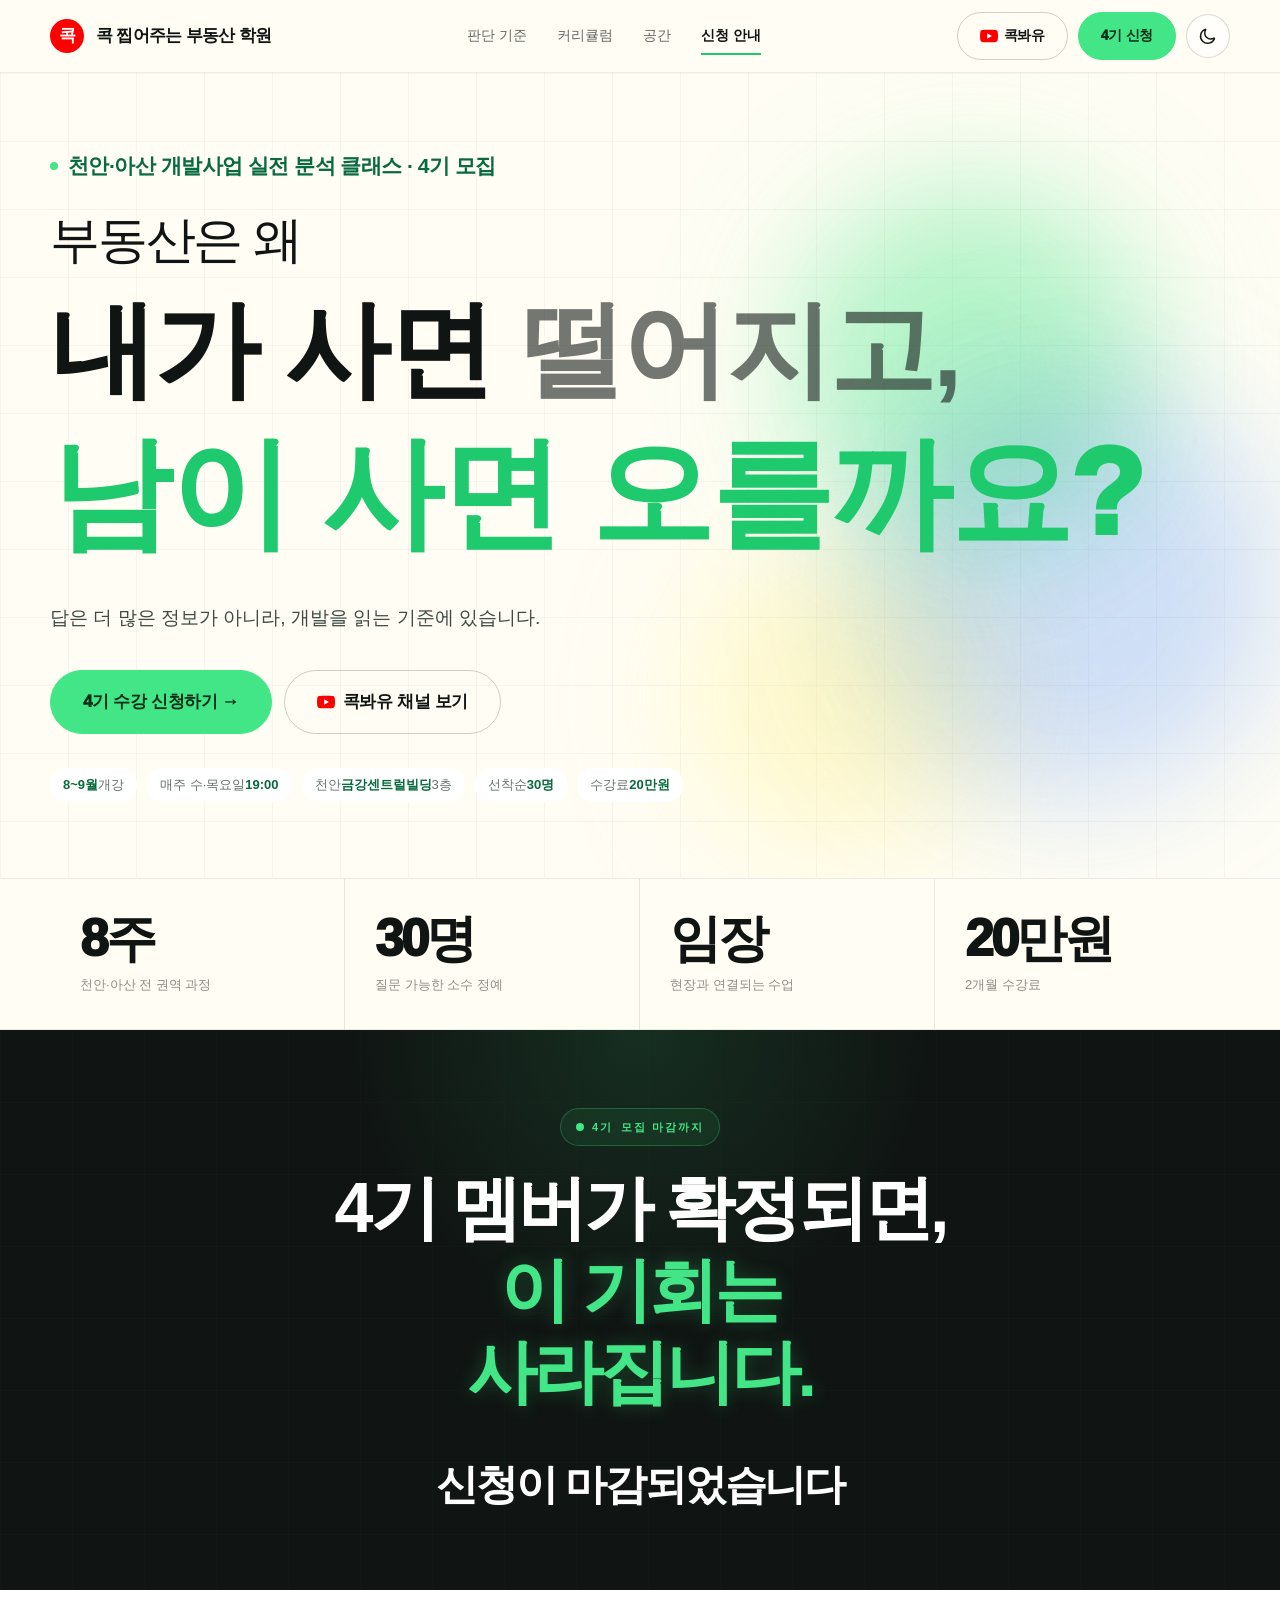
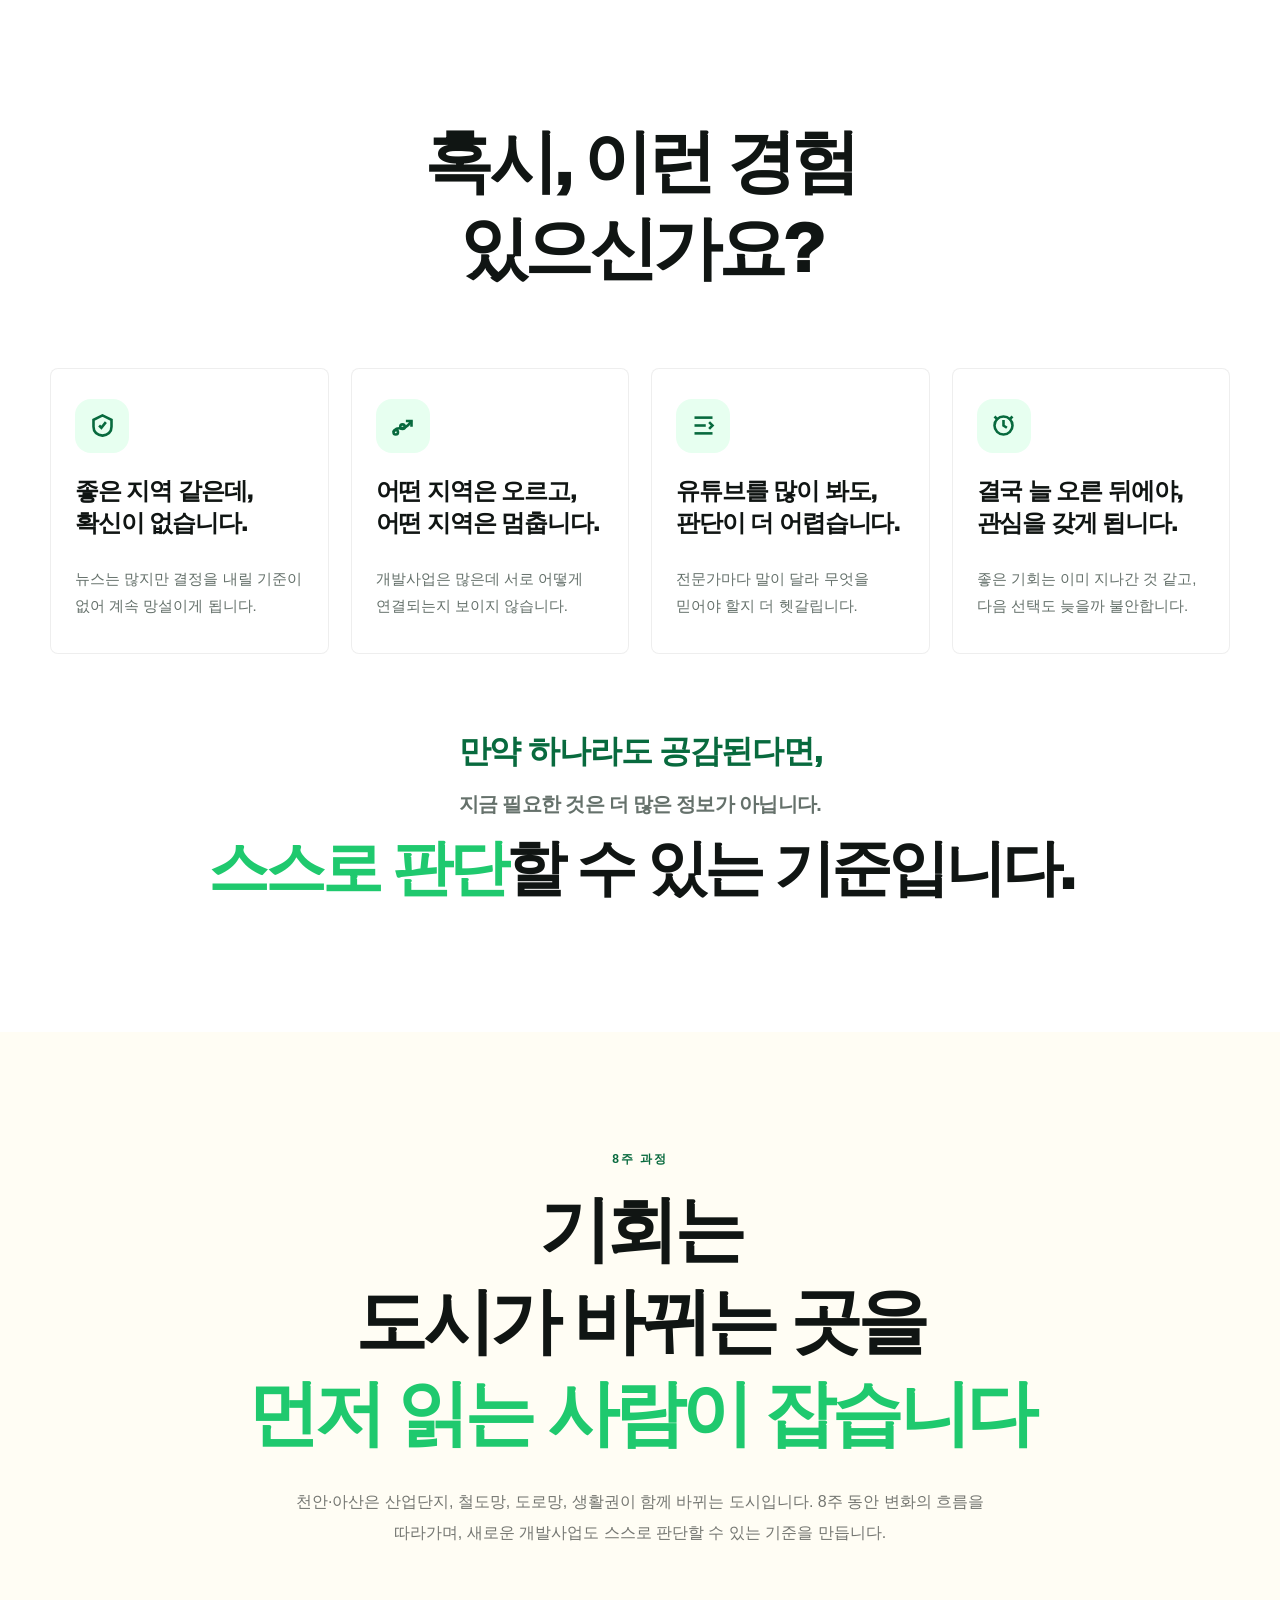
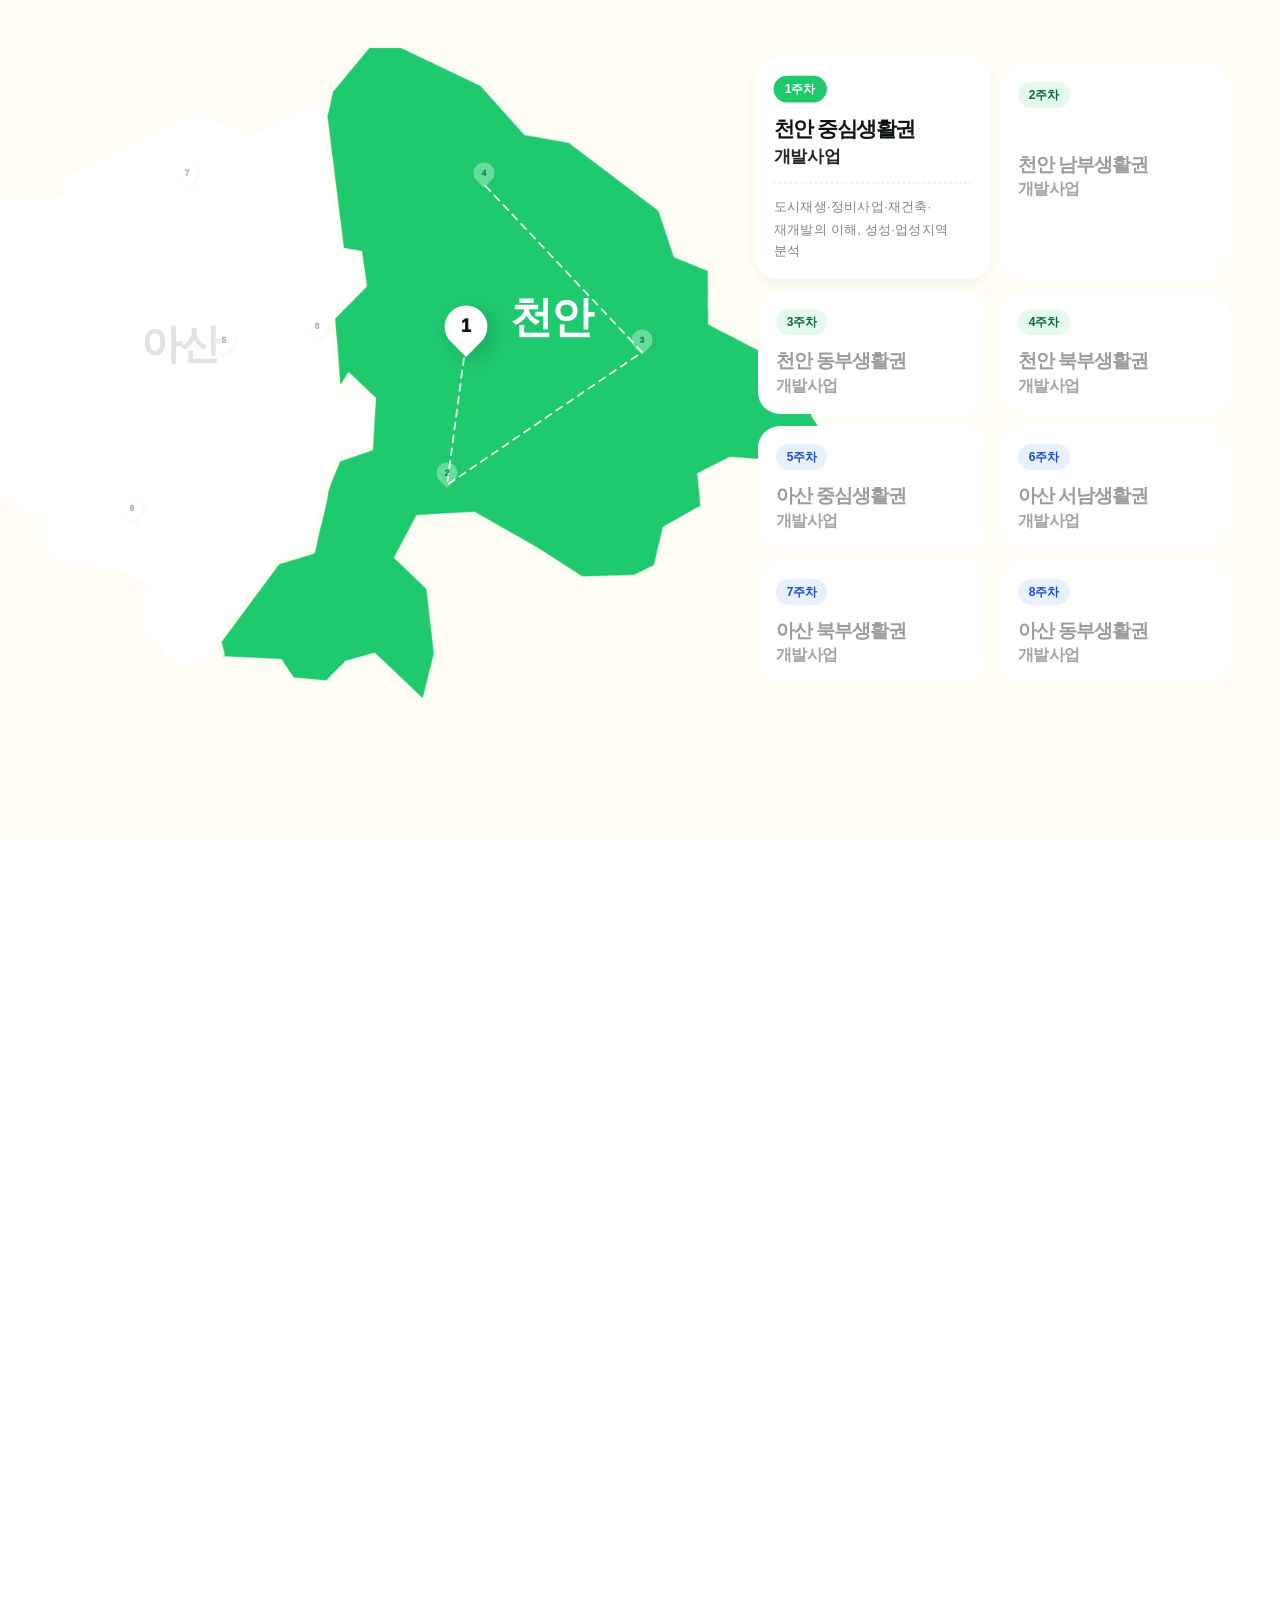
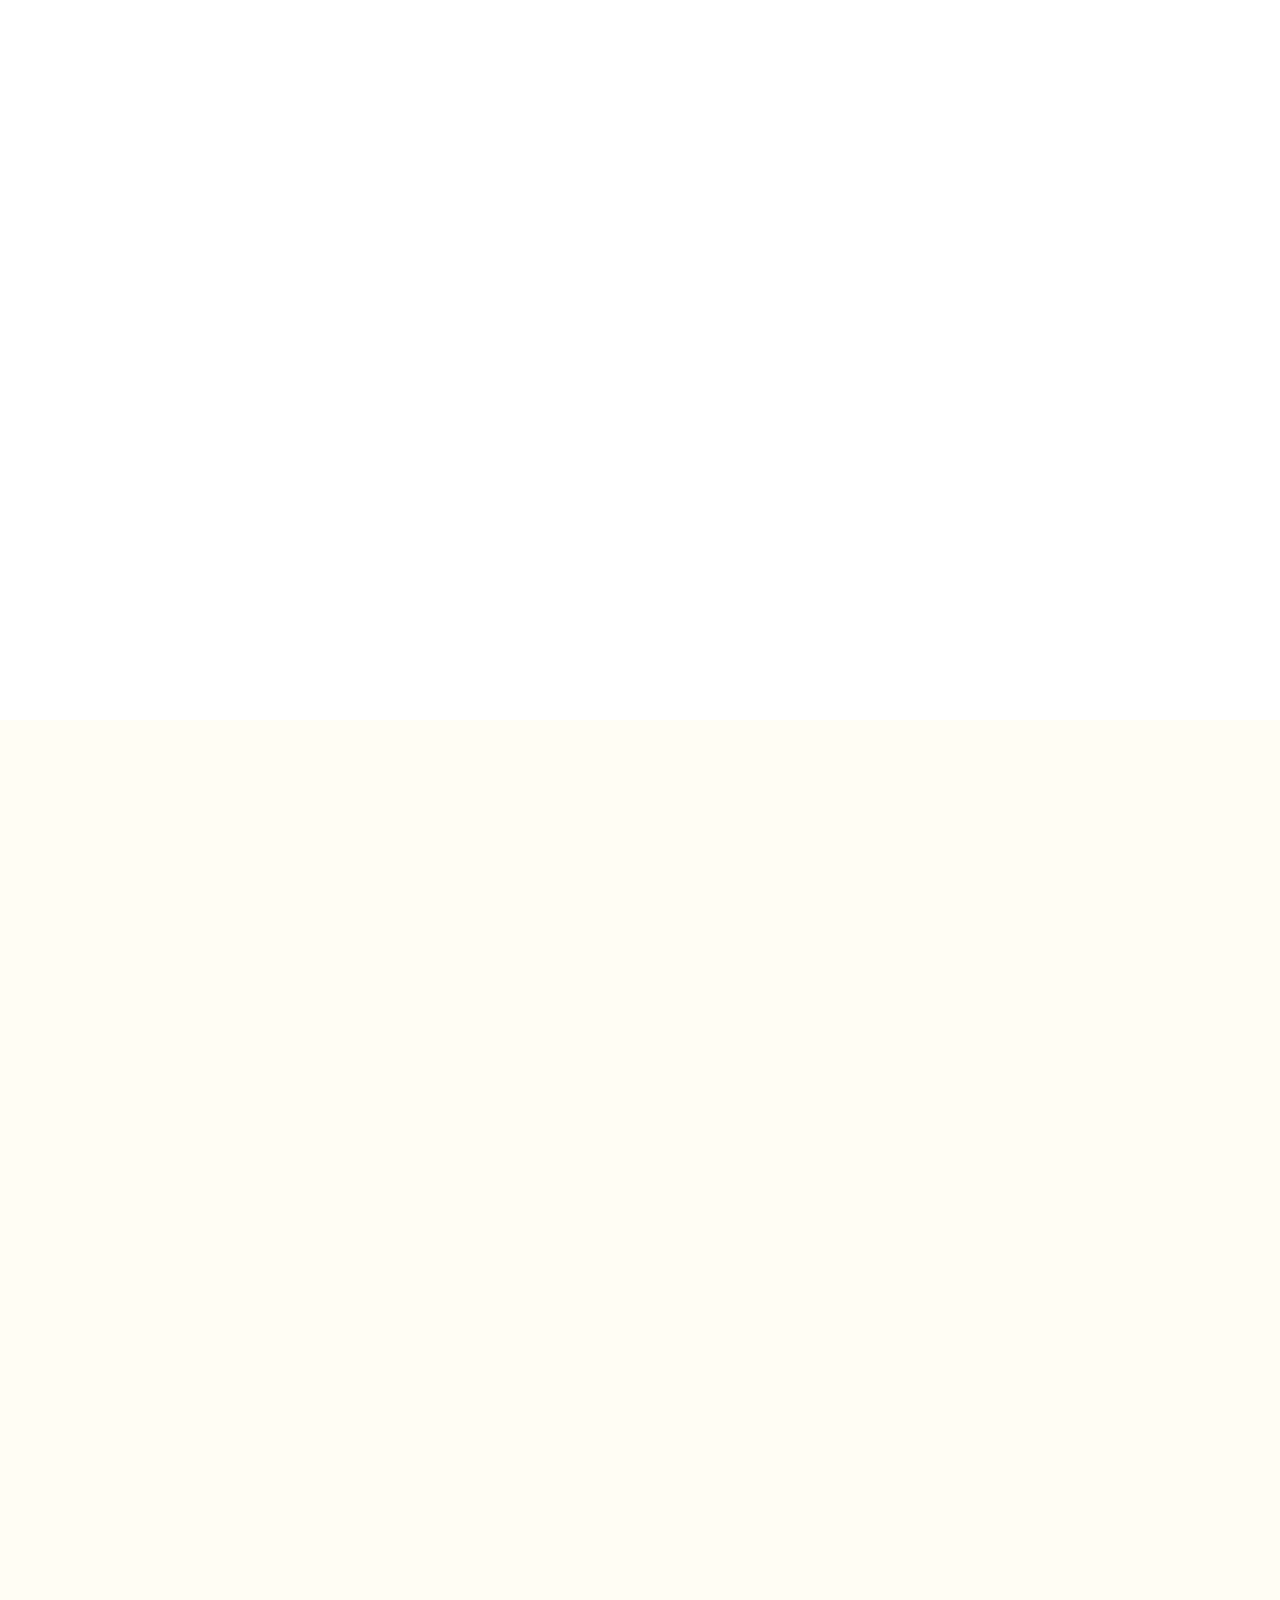
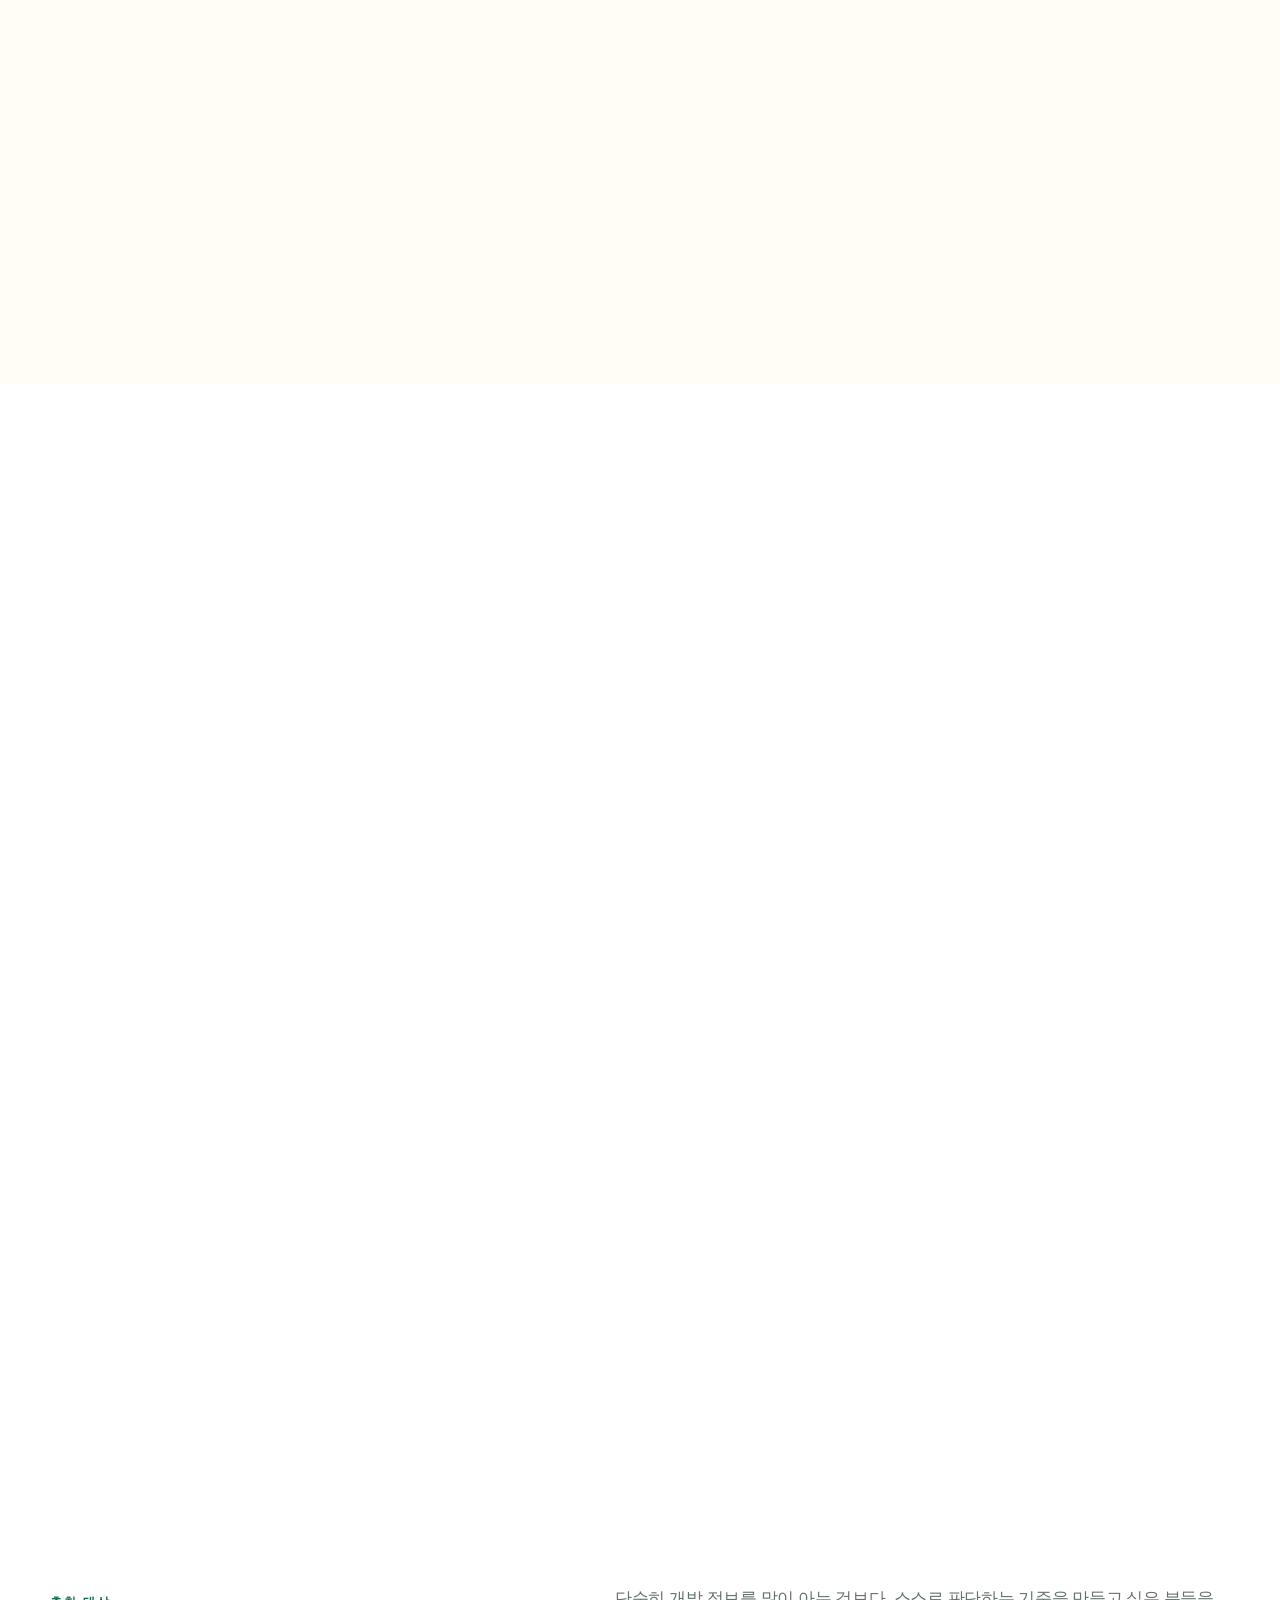
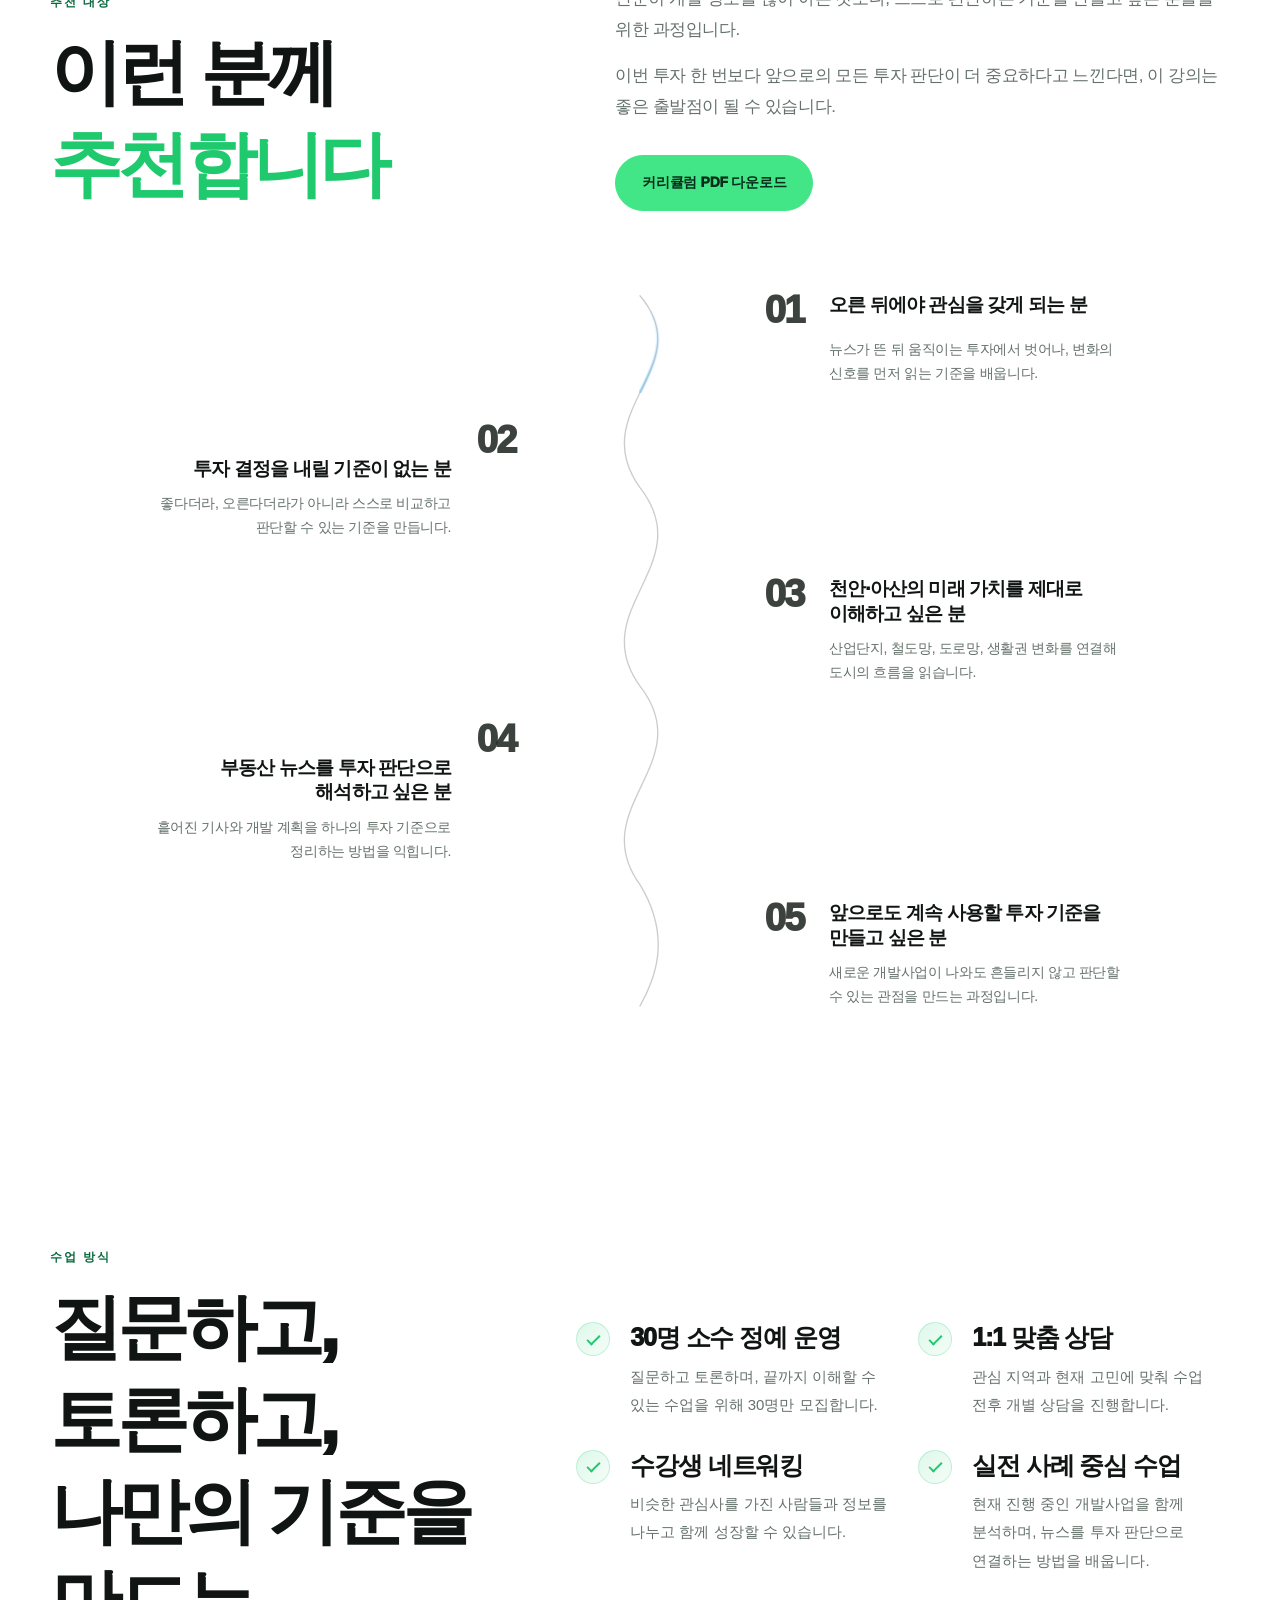
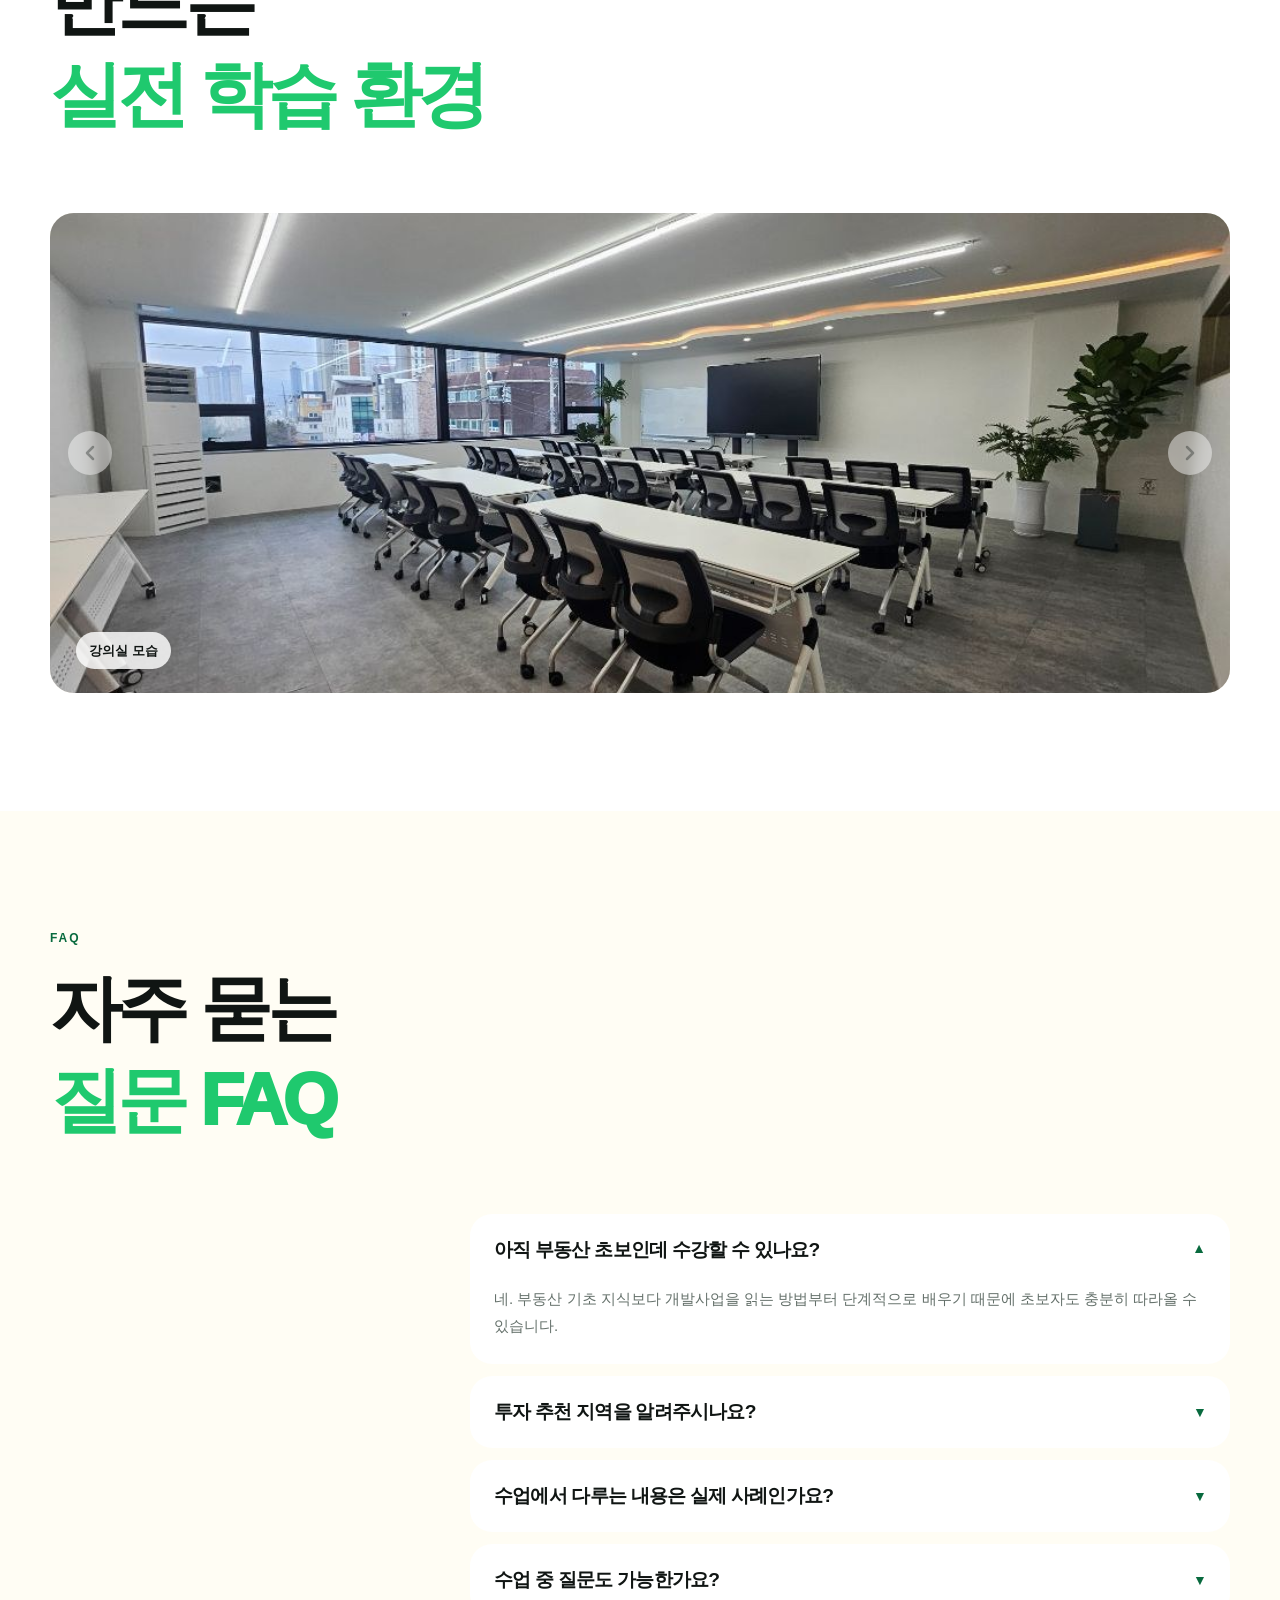
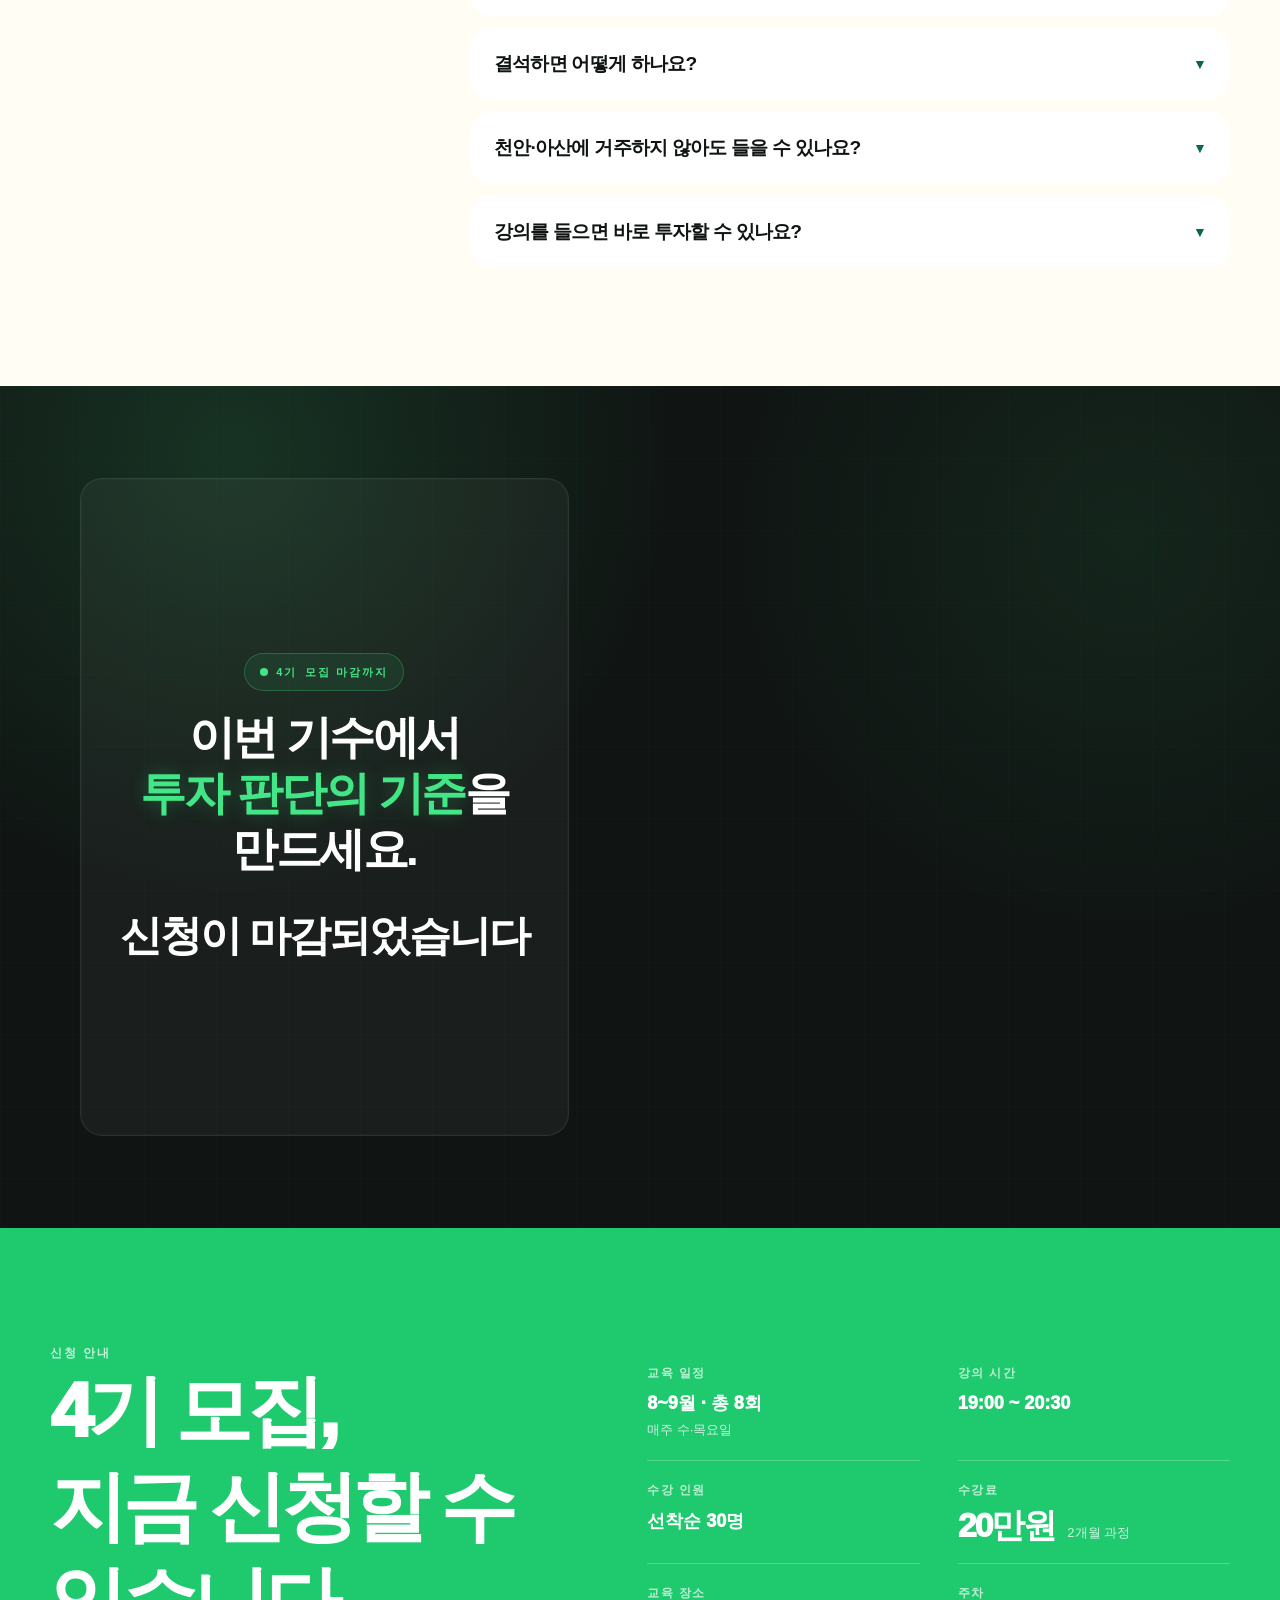
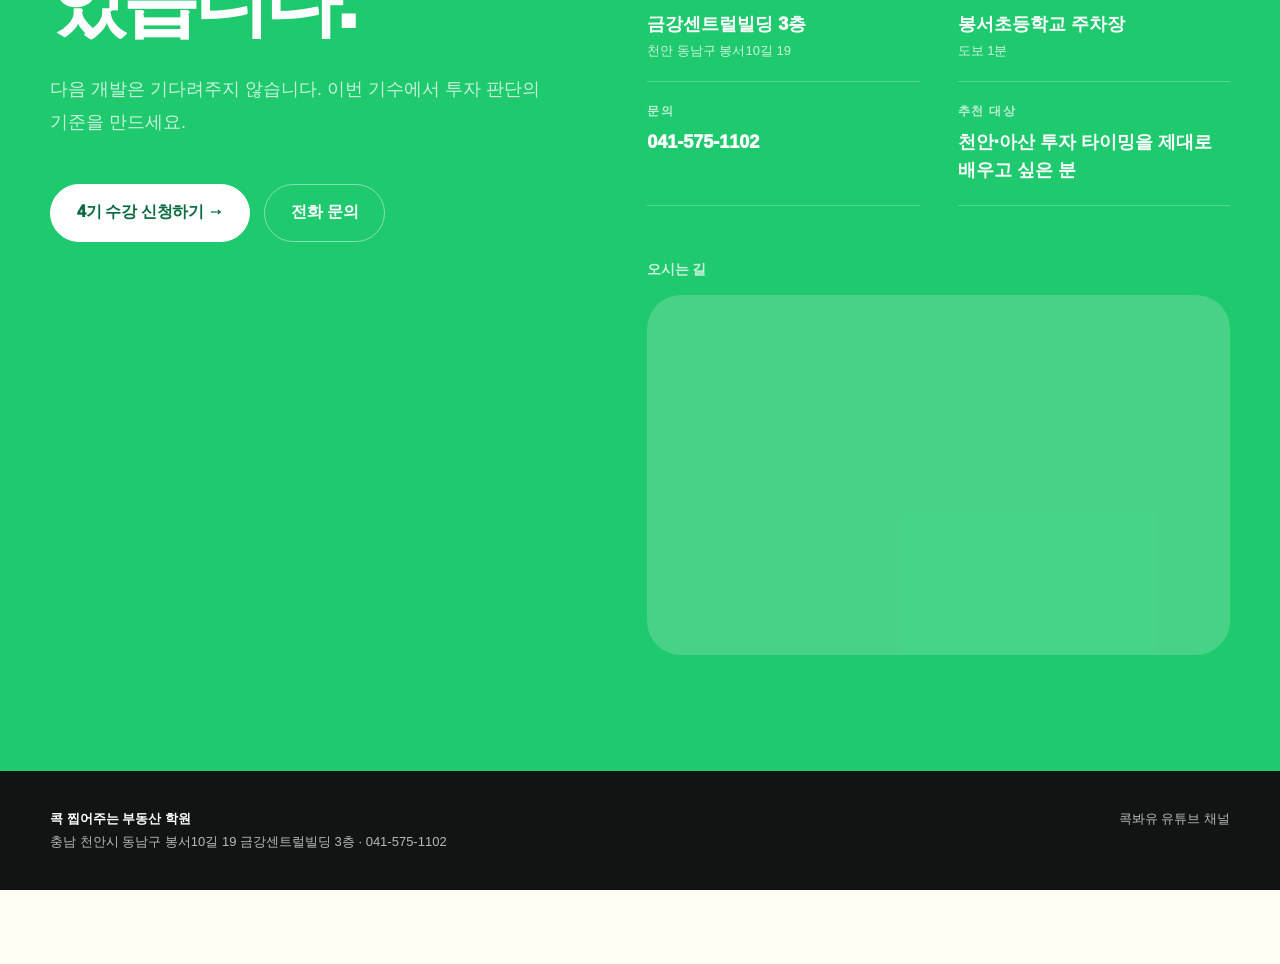
<file: index.html>
<!DOCTYPE html>
<html lang="ko">
<head>
<meta charset="utf-8"/>
<meta content="width=device-width, initial-scale=1.0" name="viewport"/>
<meta content="light dark" name="color-scheme"/>
<meta content="light dark" name="supported-color-schemes"/>
<title>콕 찝어주는 부동산 학원</title>
<meta content="천안·아산 개발사업을 지도와 현장 중심으로 배우는 실전 부동산 분석 클래스" name="description"/>
<link href="https://cqunqpkd.gensparkspace.com/" rel="canonical"/>
<meta content="ko_KR" property="og:locale"/>
<meta content="콕 찝어주는 부동산 학원" property="og:site_name"/>
<meta content="#42E686" name="theme-color"/>
<meta content="#FFFDF4" media="(prefers-color-scheme: light)" name="theme-color"/>
<meta content="#111111" media="(prefers-color-scheme: dark)" name="theme-color"/>
<link href="kokkok_assets/css/main.css" rel="stylesheet"/>
<meta content="website" property="og:type"/>
<meta content="https://bychaeun.github.io/koklanding/" property="og:url"/>
<meta content="콕 찝어주는 부동산 학원" property="og:title"/>
<meta content="천안·아산 개발사업 실전 분석 클래스" property="og:description"/>
<meta content="https://bychaeun.github.io/koklanding/og-kokkok.jpg" property="og:image"/>
<meta content="https://bychaeun.github.io/koklanding/og-kokkok.jpg" property="og:image:secure_url"/>
<meta content="1200" property="og:image:width"/>
<meta content="630" property="og:image:height"/>
<meta content="summary_large_image" name="twitter:card"/>
<meta content="콕 찝어주는 부동산 학원" name="twitter:title"/>
<meta content="천안·아산 개발사업 실전 분석 클래스" name="twitter:description"/>
<meta content="https://bychaeun.github.io/koklanding/og-kokkok.jpg" name="twitter:image"/>
<meta content="image/jpeg" property="og:image:type"/>

<script src="kokkok_assets/js/theme-controller.js"></script>

</head>
<body>
<!-- =========================================================
  여기만 수정하면 됩니다.
  매 기수마다 아래 값만 바꾸면 페이지 주요 문구/링크가 반영됩니다.
  수정 항목:
  - cohort: 기수. 여기만 5기/6기로 바꾸면 화면에 보이는 모든 기수 문구가 함께 바뀝니다.
  - openPeriod: 개강월
  - deadlineAt: 모집 마감일
  - totalSeats / joinedSeats: 모집인원 / 현재 신청 인원
  - tuition / tuitionNote: 수강료 / 수강료 보조문구
  - scheduleDays / scheduleTime / scheduleEndTime: 요일 / 시작시간 / 종료시간
  - venueName / venueFloor / address / fullAddress: 교육 장소
  - parkingName / parkingNote: 주차 정보
  - phone: 문의 전화
  - formUrl: 신청 링크
  - curriculumPdfUrl: 커리큘럼 PDF 링크. 기본 파일명은 timeline.pdf 입니다.
  - youtubeUrl: 유튜브 링크
  Ctrl + F 검색어: 여기만 수정
========================================================= -->
<script id="kokkok-campaign-config">
  window.KOKKOK_CAMPAIGN = {
    baselineCohort: "4기",
    cohort: "4기",
    openPeriod: "8~9월",
    deadlineAt: "2026-07-31T23:59:59",
    courseWeeks: "8주",
    courseCount: "총 8회",
    scheduleDays: "매주 수·목요일",
    scheduleTime: "19:00",
    scheduleEndTime: "20:30",
    totalSeats: 30,
    joinedSeats: 8,
    tuition: "20만원",
    tuitionNote: "2개월 과정",
    venueCity: "천안",
    venueName: "금강센트럴빌딩",
    venueFloor: "3층",
    address: "천안 동남구 봉서10길 19",
    fullAddress: "충남 천안시 동남구 봉서10길 19 금강센트럴빌딩 3층",
    parkingName: "봉서초등학교 주차장",
    parkingNote: "도보 1분",
    phone: "041-575-1102",
    recommendTarget: "천안·아산 투자 타이밍을 제대로 배우고 싶은 분",
    formUrl: "https://docs.google.com/forms/d/e/1FAIpQLSe7cEDhIW2FRupl3X4_FhRvHrgtT_bVI68bEqN4Tw1ZxMvH5g/viewform",
    curriculumPdfUrl: "timeline.pdf",
    youtubeUrl: "https://www.youtube.com/@kokok"
  };
</script>

<!-- 여기만 수정 끝 -->
<nav class="nav">
<div class="container nav-inner">
<a class="brand" href="#top">
<span class="brand-mark">콕</span>
<span>콕 찝어주는 부동산 학원</span>
</a>
<div class="nav-links">
<a href="#method">판단 기준</a>
<a href="#curriculum">커리큘럼</a>
<a href="#space">공간</a>
<a href="#apply">신청 안내</a>
</div>
<div class="nav-actions">
<a class="btn btn-secondary" data-youtube-link="" href="https://www.youtube.com/@kokok" rel="noopener" target="_blank">
<svg aria-hidden="true" class="nav-youtube-icon" focusable="false" viewbox="0 0 24 24">
<path d="M23.5 6.2a3 3 0 0 0-2.1-2.1C19.5 3.6 12 3.6 12 3.6s-7.5 0-9.4.5A3 3 0 0 0 .5 6.2 31.2 31.2 0 0 0 0 12a31.2 31.2 0 0 0 .5 5.8 3 3 0 0 0 2.1 2.1c1.9.5 9.4.5 9.4.5s7.5 0 9.4-.5a3 3 0 0 0 2.1-2.1A31.2 31.2 0 0 0 24 12a31.2 31.2 0 0 0-.5-5.8Z" fill="#FF0000"></path>
<path d="M9.6 15.6V8.4L15.9 12l-6.3 3.6Z" fill="#FFFFFF"></path>
</svg>
콕봐유</a>
<a class="btn btn-primary" data-apply-short="" data-form-link="" href="https://docs.google.com/forms/d/e/1FAIpQLSe7cEDhIW2FRupl3X4_FhRvHrgtT_bVI68bEqN4Tw1ZxMvH5g/viewform" rel="noopener" target="_blank">4기 신청</a>
<button aria-label="다크 모드로 전환" class="theme-toggle" id="themeToggle" title="다크 모드로 전환" type="button">
<span aria-hidden="true" class="theme-toggle-icon theme-toggle-moon">
<svg focusable="false" viewbox="0 0 24 24">
<path d="M19.1 14.6c-1.1.7-2.4 1.1-3.9 1.1a7.1 7.1 0 0 1-7.1-7.1c0-1.5.4-2.8 1.1-3.9.2-.4-.2-.8-.6-.6A8.6 8.6 0 1 0 19.7 15.2c.2-.4-.2-.8-.6-.6Z" fill="none" stroke="currentColor" stroke-linecap="round" stroke-linejoin="round" stroke-width="1.75"></path>
</svg>
</span>
<span aria-hidden="true" class="theme-toggle-icon theme-toggle-sun">
<svg focusable="false" viewbox="0 0 24 24">
<circle cx="12" cy="12" fill="none" r="4.2" stroke="currentColor" stroke-width="1.8"></circle>
<path d="M12 2.8v2.4M12 18.8v2.4M21.2 12h-2.4M5.2 12H2.8M18.5 5.5l-1.7 1.7M7.2 16.8l-1.7 1.7M18.5 18.5l-1.7-1.7M7.2 7.2L5.5 5.5" fill="none" stroke="currentColor" stroke-linecap="round" stroke-width="1.8"></path>
</svg>
</span>
</button>
</div>
</div>
</nav>
<header class="hero" id="top">
<div aria-hidden="true" class="hero-lines"></div>
<div aria-hidden="true" class="hero-orbs">
<span class="orb orb-green"></span>
<span class="orb orb-blue"></span>
<span class="orb orb-yellow"></span>
</div>
<svg aria-hidden="true" class="hero-map-bg" viewbox="0 0 620 560">
<path d="M90 256 C64 180 110 92 216 72 C302 54 358 92 408 154 C464 222 528 226 548 316 C564 392 512 468 430 486 C346 504 292 456 224 430 C158 406 112 334 90 256Z" fill="#42E686"></path>
<path d="M214 370 C170 314 184 244 246 208 C302 176 358 196 390 246 C434 314 404 408 328 422 C284 430 240 404 214 370Z" fill="#4387FF"></path>
<path d="M98 260 C170 260 214 240 286 238 C390 236 458 274 540 314" fill="none" opacity=".38" stroke="#101513" stroke-dasharray="12 12" stroke-width="3"></path>
<circle cx="252" cy="238" fill="#101513" opacity=".5" r="8"></circle>
<circle cx="414" cy="270" fill="#101513" opacity=".5" r="8"></circle>
</svg>
<div class="container">
<div class="hero-inner reveal">
<div class="hero-badge" data-hero-badge="">천안·아산 개발사업 실전 분석 클래스 · 4기 모집</div>
<h1 class="hero-display">
<span class="line line-1">부동산은 왜</span>
<span class="line line-2"><span class="hero-self">내가 사면</span> <span class="hero-drop">떨어지고,</span></span>
<span class="line line-3"><span class="hero-fill-text">남이 사면 오를까요?</span></span>
</h1>
<p class="hero-lead"><span class="desktop-line">답은 더 많은 정보가 아니라, 개발을 읽는 기준에 있습니다.</span></p>
<div class="hero-actions">
<a class="btn btn-primary" data-apply-full="" data-form-link="" href="https://docs.google.com/forms/d/e/1FAIpQLSe7cEDhIW2FRupl3X4_FhRvHrgtT_bVI68bEqN4Tw1ZxMvH5g/viewform" rel="noopener" target="_blank">4기 수강 신청하기 →</a>
<a class="btn btn-secondary" data-youtube-link="" href="https://www.youtube.com/@kokok" rel="noopener" target="_blank"><svg aria-hidden="true" class="youtube-icon" focusable="false" viewbox="0 0 24 24">
<path d="M23.5 6.2a3 3 0 0 0-2.1-2.1C19.5 3.6 12 3.6 12 3.6s-7.5 0-9.4.5A3 3 0 0 0 .5 6.2 31.2 31.2 0 0 0 0 12a31.2 31.2 0 0 0 .5 5.8 3 3 0 0 0 2.1 2.1c1.9.5 9.4.5 9.4.5s7.5 0 9.4-.5a3 3 0 0 0 2.1-2.1A31.2 31.2 0 0 0 24 12a31.2 31.2 0 0 0-.5-5.8Z" fill="#FF0000"></path>
<path d="M9.6 15.6V8.4L15.9 12l-6.3 3.6Z" fill="#FFFFFF"></path>
</svg>콕봐유 채널 보기</a>
</div>
<div class="hero-tags">
<span class="tag"><b data-open-period="">8~9월</b> 개강</span>
<span class="tag">매주 <b data-schedule-days-short="">수·목요일</b> <span data-schedule-time="">19:00</span></span>
<span class="tag"><span data-venue-city="">천안</span> <b data-venue-name="">금강센트럴빌딩</b> <span data-venue-floor="">3층</span></span>
<span class="tag">선착순 <b><span data-total-seats="">30</span>명</b></span>
<span class="tag">수강료 <b data-tuition="">20만원</b></span>
</div>
</div>
</div>
</header>
<section class="metrics">
<div class="container metrics-grid">
<div class="metric"><strong data-course-weeks="">8주</strong><span>천안·아산 전 권역 과정</span></div>
<div class="metric"><strong><span data-total-seats="">30</span>명</strong><span>질문 가능한 소수 정예</span></div>
<div class="metric"><strong>임장</strong><span>현장과 연결되는 수업</span></div>
<div class="metric"><strong data-tuition="">20만원</strong><span data-tuition-note-suffix="">2개월 수강료</span></div>
</div>
</section>
<section class="deadline-section deadline-section-final" data-deadline-section="" id="deadline">
<div class="urg">
<div class="inner">
<p class="badge"><span class="pip"></span><span data-campaign-cohort="">4기</span> 모집 마감까지</p>
<h2 class="headline">
<span data-campaign-cohort="">4기</span> 멤버가 확정되면,<br/>
<span class="acc">이 기회는 사라집니다.</span>
</h2>
<div aria-label="마감까지 남은 시간" class="cd-grid">
<div class="cd-cell"><span class="cd-num" data-dday-days="">00</span><span class="cd-unit">일</span></div>
<div class="cd-cell"><span class="cd-num" data-dday-hours="">00</span><span class="cd-unit">시간</span></div>
<div class="cd-cell"><span class="cd-num" data-dday-minutes="">00</span><span class="cd-unit">분</span></div>
<div class="cd-cell"><span class="cd-num" data-dday-seconds="">00</span><span class="cd-unit">초</span></div>
</div>
<p class="deadline-closed">신청이 마감되었습니다</p>
<div class="divider"></div>
<p class="prog-label">현재 멤버 합류 중 <span data-joined-count="">8</span> / <span data-total-seats="">30</span>명</p>
<div class="prog-track">
<div class="prog-fill" data-progress-bar=""></div>
</div>
</div>
</div>
</section>
<section class="section method" id="method">
<div class="container">
<div class="reveal">
<h2 class="method-title">혹시, 이런 경험 있으신가요?</h2>
</div>
<div class="method-row">
<article class="method-item reveal delay-1">
<div aria-hidden="true" class="icon-wrap">
<svg fill="none" stroke="currentColor" viewbox="0 0 24 24"><path d="M12 3 4 7v6c0 4.6 3.2 7.1 8 8 4.8-.9 8-3.4 8-8V7l-8-4Z"></path><path d="m9 12 2 2 4-5"></path></svg>
</div>
<h3>좋은 지역 같은데,<br/>확신이 없습니다.</h3>
<p>뉴스는 많지만 결정을 내릴 기준이 없어 계속 망설이게 됩니다.</p>
</article>
<article class="method-item reveal delay-2">
<div aria-hidden="true" class="icon-wrap">
<svg fill="none" stroke="currentColor" viewbox="0 0 24 24"><path d="M4 18c4-8 8 2 16-10"></path><path d="M15 8h5v5"></path><circle cx="6" cy="18" r="2"></circle><circle cx="12" cy="13" r="2"></circle></svg>
</div>
<h3>어떤 지역은 오르고,<br/>어떤 지역은 멈춥니다.</h3>
<p>개발사업은 많은데 서로 어떻게 연결되는지 보이지 않습니다.</p>
</article>
<article class="method-item reveal delay-3">
<div aria-hidden="true" class="icon-wrap">
<svg fill="none" stroke="currentColor" viewbox="0 0 24 24"><path d="M4 5h16"></path><path d="M4 12h10"></path><path d="M4 19h16"></path><path d="m17 9 3 3-3 3"></path></svg>
</div>
<h3>유튜브를 많이 봐도,<br/>판단이 더 어렵습니다.</h3>
<p>전문가마다 말이 달라 무엇을 믿어야 할지 더 헷갈립니다.</p>
</article>
<article class="method-item reveal delay-3">
<div aria-hidden="true" class="icon-wrap">
<svg fill="none" stroke="currentColor" viewbox="0 0 24 24"><circle cx="12" cy="12" r="8"></circle><path d="M12 7v5l3 2"></path><path d="M4 4l3 3"></path><path d="m20 4-3 3"></path></svg>
</div>
<h3>결국 늘 오른 뒤에야,<br/>관심을 갖게 됩니다.</h3>
<p>좋은 기회는 이미 지나간 것 같고, 다음 선택도 늦을까 불안합니다.</p>
</article>
</div>
<div class="method-cta reveal delay-3">
<p>만약 하나라도 공감된다면,</p>
<strong>지금 필요한 것은 더 많은 정보가 아닙니다.</strong>
<span><em>스스로 판단</em>할 수 있는 기준입니다.</span>
</div>
</div>
</section>
<section class="section curriculum" id="curriculum">
<div class="container">
<div class="section-header reveal">
<div>
<div class="eyebrow">8주 과정</div>
<h2 class="section-title">기회는<br/><span class="title-black">도시가 바뀌는 곳을</span><br/><span class="title-green">먼저 읽는 사람이 잡습니다</span></h2>
</div>
<p class="section-desc">천안·아산은 산업단지, 철도망, 도로망, 생활권이 함께 바뀌는 도시입니다. 8주 동안 변화의 흐름을 따라가며, 새로운 개발사업도 스스로 판단할 수 있는 기준을 만듭니다.</p>
</div>
<div class="curriculum-layout">
<div class="map-stage reveal delay-1">
<div class="map-visual" role="img">
<span class="map-region-label asan-label">아산</span>
<span class="map-region-label cheonan-label">천안</span>
<img alt="천안과 아산 지도" class="map-base" src="kokkok_assets/asset_01.png"/>
<img alt="" aria-hidden="true" class="map-area-highlight highlight-asan" data-group="asan" src="kokkok_assets/asset_02.png"/>
<img alt="" aria-hidden="true" class="map-area-highlight highlight-cheonan" data-group="cheonan" src="kokkok_assets/asset_03.png"/>
<svg aria-hidden="true" class="pin-routes" preserveaspectratio="none" viewbox="0 0 100 100">
<polyline class="route-line route-cheonan" data-group="cheonan" points="58,46 56,66 77,47 60,23"></polyline>
<polyline class="route-line route-asan" data-group="asan" points="32,47 22,71 28,23 42,45"></polyline>
</svg>
<button aria-label="아산 권역 커리큘럼 보기" class="map-region-hit hit-asan" data-group="asan" data-target-week="5" type="button"></button><button aria-label="천안 권역 커리큘럼 보기" class="map-region-hit hit-cheonan" data-group="cheonan" data-target-week="1" type="button"></button><button aria-label="1주차 커리큘럼 보기" class="map-pin pin green-pin" data-group="cheonan" data-week="1" role="button" style="left:58%; top:46%;" tabindex="0" type="button"><span>1</span></button>
<button aria-label="2주차 커리큘럼 보기" class="map-pin pin green-pin" data-group="cheonan" data-week="2" role="button" style="left:56%; top:66%;" tabindex="0" type="button"><span>2</span></button>
<button aria-label="3주차 커리큘럼 보기" class="map-pin pin green-pin" data-group="cheonan" data-week="3" role="button" style="left:77%; top:47%;" tabindex="0" type="button"><span>3</span></button>
<button aria-label="4주차 커리큘럼 보기" class="map-pin pin green-pin" data-group="cheonan" data-week="4" role="button" style="left:60%; top:23%;" tabindex="0" type="button"><span>4</span></button>
<button aria-label="5주차 커리큘럼 보기" class="map-pin pin blue-pin" data-group="asan" data-week="5" role="button" style="left:32%; top:47%;" tabindex="0" type="button"><span>5</span></button>
<button aria-label="6주차 커리큘럼 보기" class="map-pin pin blue-pin" data-group="asan" data-week="6" role="button" style="left:22%; top:71%;" tabindex="0" type="button"><span>6</span></button>
<button aria-label="7주차 커리큘럼 보기" class="map-pin pin blue-pin" data-group="asan" data-week="7" role="button" style="left:28%; top:23%;" tabindex="0" type="button"><span>7</span></button>
<button aria-label="8주차 커리큘럼 보기" class="map-pin pin blue-pin" data-group="asan" data-week="8" role="button" style="left:42%; top:45%;" tabindex="0" type="button"><span>8</span></button>
</div>
</div>
<div class="curriculum-panel reveal delay-2">
<div aria-live="polite" class="mobile-week-detail">
<div class="mobile-week-detail-top">
<span class="mobile-week-code" data-mobile-week-code="">1주차</span>
<span class="mobile-week-region" data-mobile-week-region="">천안</span>
</div>
<strong data-mobile-week-title="">천안 중심생활권 개발사업</strong>
<p data-mobile-week-desc="">천안 중심생활권 개발 흐름과 생활권 확장 방향을 함께 읽습니다.</p>
</div>
<div aria-label="8주차 커리큘럼 로드맵" class="week-roadmap">
<button class="week-roadmap-card cheonan-card is-active" data-group="cheonan" data-week="1" tabindex="0" type="button">
<span class="week-code">1주차</span>
<span class="week-region">천안</span>
<strong>천안 중심생활권 <span class="title-sub">개발사업</span></strong>
<em>천안 · 중부</em>
<p>도시재생·정비사업·재건축·재개발의 이해, 성성·업성지역 분석</p>
</button>
<button class="week-roadmap-card cheonan-card" data-group="cheonan" data-week="2" tabindex="0" type="button">
<span class="week-code">2주차</span>
<span class="week-region">천안</span>
<strong>천안 남부생활권 <span class="title-sub">개발사업</span></strong>
<em>천안 · 남부</em>
<p>풍세산단, 풍세2, 천안제6일반산단, 공주~천안 고속도로 파급 효과</p>
</button>
<button class="week-roadmap-card cheonan-card" data-group="cheonan" data-week="3" tabindex="0" type="button">
<span class="week-code">3주차</span>
<span class="week-region">천안</span>
<strong>천안 동부생활권 <span class="title-sub">개발사업</span></strong>
<em>천안 · 동부</em>
<p>서울~세종 고속도로의 파급력, 천안제5산단 확장, 국도대체우회도로</p>
</button>
<button class="week-roadmap-card cheonan-card" data-group="cheonan" data-week="4" tabindex="0" type="button">
<span class="week-code">4주차</span>
<span class="week-region">천안</span>
<strong>천안 북부생활권 <span class="title-sub">개발사업</span></strong>
<em>천안 · 북부</em>
<p>직산·성환·입장·성거 지역 입지 분석, 북천안스마트산단</p>
</button>
<button class="week-roadmap-card asan-card" data-group="asan" data-week="5" tabindex="0" type="button">
<span class="week-code">5주차</span>
<span class="week-region">아산</span>
<strong>아산 중심생활권 <span class="title-sub">개발사업</span></strong>
<em>아산 · 중부</em>
<p>도시재생사업, 모종·권곡지구, 천안~아산 고속도로 영향 분석</p>
</button>
<button class="week-roadmap-card asan-card" data-group="asan" data-week="6" tabindex="0" type="button">
<span class="week-code">6주차</span>
<span class="week-region">아산</span>
<strong>아산 서남생활권 <span class="title-sub">개발사업</span></strong>
<em>아산 · 서남</em>
<p>송악·도고·선장면 지역의 숨은 가치와 장기 관점 분석</p>
</button>
<button class="week-roadmap-card asan-card" data-group="asan" data-week="7" tabindex="0" type="button">
<span class="week-code">7주차</span>
<span class="week-region">아산</span>
<strong>아산 북부생활권 <span class="title-sub">개발사업</span></strong>
<em>아산 · 북부</em>
<p>충남경제자유구역 인주·둔포지구, 당진~아산 고속도로 연계</p>
</button>
<button class="week-roadmap-card asan-card" data-group="asan" data-week="8" tabindex="0" type="button">
<span class="week-code">8주차</span>
<span class="week-region">아산</span>
<strong>아산 동부생활권 <span class="title-sub">개발사업</span></strong>
<em>아산 · 동부</em>
<p>배방·음봉·탕정 지역, 탕정2·3·6지구 및 연계 교통망 분석</p>
</button>
</div>
</div>
</div>
</div>
</section>
<section class="section fundamentals-section" id="fundamentals">
<div class="container fundamentals-layout">
<div class="fundamentals-copy reveal">
<div class="eyebrow">투자의 본질</div>
<h2 class="section-title">좋은 낚싯대보다<br/><span class="title-green">좋은 포인트가 중요합니다</span></h2>
<p class="section-desc">투자의 성패는 단순히 어떻게 사느냐보다, 어디를 먼저 발견했느냐에서 갈립니다.</p>
<div class="fundamentals-compare" aria-label="투자 기술과 투자 본질 비교">
<article class="fundamental-card technique">
<span class="fundamental-label">Technique</span>
<h3>기술</h3>
<strong>어떻게 살 것인가</strong>
<ul>
<li>대출</li>
<li>경매</li>
<li>세금</li>
<li>차트</li>
</ul>
<p>아무리 좋은 장비도 고기가 없는 곳에서는 의미가 없습니다.</p>
</article>
<article class="fundamental-card core">
<span class="fundamental-label">Fundamentals</span>
<h3>본질</h3>
<strong>어디를 살 것인가</strong>
<ul>
<li>도시계획</li>
<li>산업</li>
<li>인구</li>
<li>철도</li>
<li>생활권</li>
</ul>
<p>좋은 포인트를 찾으면 초보도 더 나은 판단을 할 수 있습니다.</p>
<div class="fundamentals-card-video" aria-hidden="true">
<video class="fundamentals-video fundamentals-video-light" autoplay loop muted playsinline preload="metadata">
<source src="kokkok_assets/fundamentals-light.mp4" type="video/mp4"/>
</video>
<video class="fundamentals-video fundamentals-video-dark" autoplay loop muted playsinline preload="metadata">
<source src="kokkok_assets/fundamentals-dark.mp4" type="video/mp4"/>
</video>
</div>
</article>
</div>
</div>
<div class="fundamentals-media reveal delay-1">
<video class="fundamentals-video fundamentals-video-light" autoplay loop muted playsinline preload="metadata" aria-label="투자의 본질을 설명하는 라이트모드 무음 영상">
<source src="kokkok_assets/fundamentals-light.mp4" type="video/mp4"/>
</video>
<video class="fundamentals-video fundamentals-video-dark" autoplay loop muted playsinline preload="metadata" aria-label="투자의 본질을 설명하는 다크모드 무음 영상">
<source src="kokkok_assets/fundamentals-dark.mp4" type="video/mp4"/>
</video>
</div>
<div class="fundamentals-summary reveal delay-2">
<div class="fundamentals-plan">
<h3>그래서 우리는 도시기본계획을 분석합니다.</h3>
<p>도시기본계획은 앞으로 10~20년 동안 도시가 어떻게 성장할지 보여주는 설계도입니다. 이 강의에서는 도시계획, 산업, 인구, 교통, 생활권을 하나의 흐름으로 연결해 새로운 개발사업이 발표되어도 스스로 투자 가치를 판단할 수 있는 기준을 배웁니다.</p>
</div>
<strong class="fundamentals-closing"><span>좋은 투자는 정보에서 시작되지 않습니다.</span><em>도시를 이해하는 것에서 시작됩니다.</em></strong>
</div>
</div>
</section>
<section class="instructor-section" id="instructor">
<div class="container">
<div class="instructor-profile-panel">
<div class="instructor-hero reveal">
<div class="instructor-copy">
<span class="eyebrow">강사 소개</span>
<h2>
<span>천안·아산 개발사업을</span>
<span>깊이 아는 사람</span>
</h2>
<strong>공배준 강사</strong>
<p>현장에서 직접 쌓은 경험과 이론을 하나의 수업으로 연결합니다.</p>
<div class="instructor-highlights" aria-label="강사 주요 이력">
<span>부동산학 석·박사</span>
<span>공인중개사 25회</span>
<span>Btv 전문 패널</span>
</div>
</div>
<div class="instructor-visual">
<div class="instructor-photo-card">
<img alt="공배준 강사 프로필 사진" src="kokkok_assets/instructor-gong-baejun.jpg"/>
</div>
</div>
</div>
<details class="instructor-career-toggle reveal delay-1">
<summary>이력 자세히 보기</summary>
<div class="instructor-lineup instructor-career-grid">
<article class="career-card">
<strong>부동산학 석·박사</strong>
<p>개발사업을 이론과 현장 양쪽에서 해석하는 전문 기반</p>
</article>
<article class="career-card">
<strong>공인중개사 25회</strong>
<p>현장 거래와 입지 판단을 함께 다루는 실무 감각</p>
</article>
<article class="career-card">
<strong>콕찝어주는 부동산 학원 원장</strong>
<p>지역 개발사업을 수업으로 체계화한 교육 운영</p>
</article>
<article class="career-card">
<strong>콕봐유 유튜브 운영</strong>
<p>부동산 인플루언서로 개발 이슈를 쉽게 풀어내는 콘텐츠</p>
</article>
<article class="career-card">
<strong>콕부동산 공인중개사 사무소 원장</strong>
<p>현장에서 매물, 입지, 생활권 변화를 직접 읽는 실무 기반</p>
</article>
<article class="career-card">
<strong>한국공인중개사협회 강의</strong>
<p>중개실무 &amp; 매수신청대리 강의로 검증된 전문성</p>
</article>
<article class="career-card">
<strong>청년 및 예비창업자 대상 강의</strong>
<p>부동산 실무를 처음 접하는 사람도 이해할 수 있게 전달</p>
</article>
<article class="career-card">
<strong>SK브로드밴드 ch Btv 전문 패널</strong>
<p>부동산톺아보기 전문 패널 · 방송국이 인정한 부동산투자 인플루언서</p>
</article>
</div>
</details>
</div>
</div>
</section>
<section class="reviews-section" id="reviews">
<div class="container">
<div class="section-head reveal">
<span class="eyebrow">수강생 후기</span>
<h2 class="section-title">먼저 배운 수강생들은<br/><span class="title-green">무엇이 달라졌을까</span></h2>
<p class="section-desc">1기부터 3기까지, 수강생들이 남긴 실제 변화의 순간을 확인하세요.</p>
</div>
<div aria-label="수강생 후기 슬라이드" class="review-carousel reveal delay-1">
<div class="review-track">
<article class="review-page is-active" data-review-page="0">
<div class="review-page-head">
<span>1기 수강생 후기</span>
</div>
<div class="review-cards">
<div class="review-card">
<span>1기 수강생 이OO</span>
<blockquote>“아파트만 고집하던 제가 이제는 땅을 봅니다.”</blockquote>
<p>토지는 돈 많은 사람들만 하는 줄 알았어요. 수업을 듣고 나니 소액으로도 충분히 시작할 수 있다는 걸 깨달았습니다.</p>
</div>
<div class="review-card">
<span>1기 수강생 강OO</span>
<blockquote>“고속도로 IC 하나가 내 땅값에 무슨 의미인지 이제 확실히 압니다.”</blockquote>
<p>예전에는 그냥 교통이 좋아지나 보다 했는데, 이제는 그게 투자에 어떻게 연결되는지 공식을 알게 됐어요.</p>
</div>
<div class="review-card">
<span>1기 수강생 류OO</span>
<blockquote>“책상에만 앉아있는 게 아니라 현장 답사를 같이 가니까 이해가 쏙쏙 됩니다.”</blockquote>
<p>교수님과 같이 현장을 둘러보며 설명을 들으니, 이론으로 배울 때보다 백 배는 더 와닿았습니다.</p>
</div>
<div class="review-card">
<span>1기 수강생 임OO</span>
<blockquote>“수강료가 아깝지 않습니다. 혼자 10년 공부할 걸 두 달 만에 끝낸 기분이에요.”</blockquote>
<p>왜 학원 이름이 ‘콕찝어주는’인지 첫 수업만 들어도 알 수 있습니다. 투자의 방향이 완전히 잡혔어요.</p>
</div>
</div>
</article>
<article class="review-page" data-review-page="1">
<div class="review-page-head">
<span>2기 수강생 후기</span>
</div>
<div class="review-cards">
<div class="review-card">
<span>2기 수강생 최OO</span>
<blockquote>“천안 시내만 보던 시야가 아산 외곽까지 넓어졌어요.”</blockquote>
<p>교수님 덕분에 남들은 아직 모르는 저평가된 기회의 땅이 어디인지, 스스로 찾아내는 눈이 생겼습니다.</p>
</div>
<div class="review-card">
<span>2기 수강생 윤OO</span>
<blockquote>“어려운 용어 쏙 빼고, 진짜 당장 써먹을 수 있는 실전 노하우만 배웁니다.”</blockquote>
<p>책에 나오는 뻔한 얘기가 아니라, 현장에서 바로 적용할 수 있는 살아있는 정보라서 너무 좋았습니다.</p>
</div>
<div class="review-card">
<span>2기 수강생 한OO</span>
<blockquote>“남들 말만 듣고 샀다 팔았다 하던 뇌동매매를 끊었습니다.”</blockquote>
<p>스스로 지역을 분석하고 확신을 가지고 투자할 수 있게 된 게 가장 큰 수확입니다.</p>
</div>
</div>
</article>
<article class="review-page" data-review-page="2">
<div class="review-page-head">
<span>3기 수강생 후기</span>
</div>
<div class="review-cards">
<div class="review-card">
<span>3기 수강생 정OO</span>
<blockquote>“무작정 기다리는 투자가 아니라, 돈이 흐르는 길목을 지키게 되었습니다.”</blockquote>
<p>개발 계획을 보고 어디에 투자해야 할지 딱 짚어주시니, 이제는 뉴스 기사만 봐도 돈이 보입니다.</p>
</div>
<div class="review-card">
<span>3기 수강생 송OO</span>
<blockquote>“공장 투자는 남 얘기인 줄 알았는데, 저도 할 수 있겠더라고요.”</blockquote>
<p>어떤 창고와 공장이 돈이 되는지 핵심만 딱딱 짚어주시니까 초보인 저도 자신감이 생겼습니다.</p>
</div>
<div class="review-card">
<span>3기 수강생 조OO</span>
<blockquote>“수익률만 보는 게 아니라 세금까지 고려한 진짜 투자를 배웠습니다.”</blockquote>
<p>아무리 벌어도 세금으로 다 나가면 소용없다는 걸 깨닫고, 끝까지 돈을 지키는 방법을 알게 되었습니다.</p>
</div>
</div>
</article>
</div>
<div aria-hidden="true" class="review-dots">
<span class="is-active"></span>
<span></span>
<span></span>
</div>
</div>
<div aria-label="수강 후기 한줄 멘트" class="review-cinema reveal delay-2">
<p class="cinema-line line-a">“여기저기 뜬소문 쫓아다니지 않고, 개발의 길목을 지키는 법을 배웠습니다.”</p>
<p class="cinema-line line-b">“스스로 지역을 분석하고 확신을 가지고 투자할 수 있게 된 게 가장 큰 수확입니다.”</p>
<p class="cinema-line line-c">“누가 좋다더라 하면 조급해져서 따라 사던 나쁜 버릇을 고쳤습니다.”</p>
<p class="cinema-line line-d">“돈 버는 기술보다, 내 돈을 안전하게 지키는 법을 먼저 가르쳐주는 곳입니다.”</p>
<p class="cinema-line line-e">“수익에 혹하기 전, 잃지 않는 투자가 무엇인지 여기서 제대로 배웠습니다.”</p>
</div>
</div>
</section>
<section class="section fit-section fit-recommend-section" id="recommend">
<div class="container">
<div class="fit-hero reveal">
<div>
<div class="eyebrow">추천 대상</div>
<h2 class="section-title">이런 분께<br/><span class="title-green">추천합니다</span></h2>
</div>
<div class="fit-lead">
<p>단순히 개발 정보를 많이 아는 것보다, 스스로 판단하는 기준을 만들고 싶은 분들을 위한 과정입니다.</p>
<p>이번 투자 한 번보다 앞으로의 모든 투자 판단이 더 중요하다고 느낀다면, 이 강의는 좋은 출발점이 될 수 있습니다.</p>
<a class="btn btn-primary curriculum-download-btn" data-curriculum-pdf="" download href="timeline.pdf" rel="noopener" target="_blank">커리큘럼 PDF 다운로드</a>
</div>
</div>
<div class="fit-grid recommend-grid">
<svg aria-hidden="true" class="recommend-curve" viewBox="0 0 140 660" preserveAspectRatio="none">
<defs>
<linearGradient id="recommendFlowGradient" x1="0" y1="0" x2="0" y2="1">
<stop offset="0%" stop-color="#28A9FF" stop-opacity="0"></stop>
<stop offset="42%" stop-color="#28A9FF" stop-opacity=".95"></stop>
<stop offset="100%" stop-color="#42E686" stop-opacity="1"></stop>
</linearGradient>
</defs>
<path class="recommend-curve-base" d="M70 8 C126 72 18 112 70 182 C126 252 18 292 70 362 C126 432 18 472 70 542 C100 590 84 628 70 652"></path>
<path class="recommend-flow-streak" d="M70 8 C126 72 18 112 70 182 C126 252 18 292 70 362 C126 432 18 472 70 542 C100 590 84 628 70 652"></path>
</svg>
<article class="fit-card reveal delay-1"><span aria-hidden="true">01</span><strong>오른 뒤에야 관심을 갖게 되는 분</strong><p>뉴스가 뜬 뒤 움직이는 투자에서 벗어나, 변화의 신호를 먼저 읽는 기준을 배웁니다.</p></article>
<article class="fit-card reveal delay-2"><span aria-hidden="true">02</span><strong>투자 결정을 내릴 기준이 없는 분</strong><p>좋다더라, 오른다더라가 아니라 스스로 비교하고 판단할 수 있는 기준을 만듭니다.</p></article>
<article class="fit-card reveal delay-3"><span aria-hidden="true">03</span><strong>천안·아산의 미래 가치를 제대로 이해하고 싶은 분</strong><p>산업단지, 철도망, 도로망, 생활권 변화를 연결해 도시의 흐름을 읽습니다.</p></article>
<article class="fit-card reveal delay-3"><span aria-hidden="true">04</span><strong>부동산 뉴스를 투자 판단으로 해석하고 싶은 분</strong><p>흩어진 기사와 개발 계획을 하나의 투자 기준으로 정리하는 방법을 익힙니다.</p></article>
<article class="fit-card reveal delay-3"><span aria-hidden="true">05</span><strong>앞으로도 계속 사용할 투자 기준을 만들고 싶은 분</strong><p>새로운 개발사업이 나와도 흔들리지 않고 판단할 수 있는 관점을 만드는 과정입니다.</p></article>
</div>
</div>
</section>
<section class="section trust" id="space">
<div class="container">
<div class="trust-layout">
<div class="reveal">
<div class="eyebrow">수업 방식</div>
<h2 class="section-title">질문하고, 토론하고,<br/>나만의 기준을 만드는<br/><span class="green">실전 학습 환경</span></h2>
</div>
<div class="trust-points">
<article class="trust-point reveal delay-1">
<div aria-hidden="true" class="trust-num"></div>
<div><h3>30명 소수 정예 운영</h3><p>질문하고 토론하며, 끝까지 이해할 수 있는 수업을 위해 30명만 모집합니다.</p></div>
</article>
<article class="trust-point reveal delay-2">
<div aria-hidden="true" class="trust-num"></div>
<div><h3>1:1 맞춤 상담</h3><p>관심 지역과 현재 고민에 맞춰 수업 전후 개별 상담을 진행합니다.</p></div>
</article>
<article class="trust-point reveal delay-3">
<div aria-hidden="true" class="trust-num"></div>
<div><h3>수강생 네트워킹</h3><p>비슷한 관심사를 가진 사람들과 정보를 나누고 함께 성장할 수 있습니다.</p></div>
</article>
<article class="trust-point reveal delay-3">
<div aria-hidden="true" class="trust-num"></div>
<div><h3>실전 사례 중심 수업</h3><p>현재 진행 중인 개발사업을 함께 분석하며, 뉴스를 투자 판단으로 연결하는 방법을 배웁니다.</p></div>
</article>
</div>
</div>
<div class="photo-slider reveal">
<div class="slide-track">
<div class="slide"><img alt="콕 찝어주는 부동산 학원 강의실 모습" src="kokkok_assets/photo_classroom.jpg"/><span class="slide-caption">강의실 모습</span></div>
<div class="slide"><img alt="콕 찝어주는 부동산 학원 상담 공간" src="kokkok_assets/photo_office.jpg"/><span class="slide-caption">상담 공간</span></div>
<div class="slide"><img alt="콕 찝어주는 부동산 학원 외관" src="kokkok_assets/photo_building.jpg"/><span class="slide-caption">학원 외관</span></div>
<div class="slide"><img alt="현장 답사" src="kokkok_assets/asset_04.jpg"/><span class="slide-caption">현장 답사 · 권역별 체크</span></div>
<div class="slide"><img alt="현장 답사" src="kokkok_assets/asset_05.jpg"/><span class="slide-caption">현장 답사 · 입지 확인</span></div>
</div>
<button aria-label="이전 사진 보기" class="slider-arrow slider-prev" type="button">
<svg aria-hidden="true" focusable="false" viewbox="0 0 24 24">
<path d="M15 6L9 12L15 18" fill="none" stroke="currentColor" stroke-linecap="round" stroke-linejoin="round" stroke-width="2.5"></path>
</svg>
</button>
<button aria-label="다음 사진 보기" class="slider-arrow slider-next" type="button">
<svg aria-hidden="true" focusable="false" viewbox="0 0 24 24">
<path d="M9 6L15 12L9 18" fill="none" stroke="currentColor" stroke-linecap="round" stroke-linejoin="round" stroke-width="2.5"></path>
</svg>
</button>
</div>
</div>
</section>
<section class="section faq-section" id="faq">
<div class="container">
<div class="section-header reveal">
<div>
<div class="eyebrow">FAQ</div>
<h2 class="section-title">자주 묻는<br/><span class="title-green">질문 FAQ</span></h2>
</div>
</div>
<div class="faq-list reveal delay-1">
<details class="faq-item" open=""><summary>아직 부동산 초보인데 수강할 수 있나요?</summary><p>네. 부동산 기초 지식보다 개발사업을 읽는 방법부터 단계적으로 배우기 때문에 초보자도 충분히 따라올 수 있습니다.</p></details>
<details class="faq-item"><summary>투자 추천 지역을 알려주시나요?</summary><p>이 강의는 특정 지역을 추천하는 것이 아니라, 새로운 개발사업이 나와도 스스로 판단할 수 있는 기준을 만드는 것을 목표로 합니다.</p></details>
<details class="faq-item"><summary>수업에서 다루는 내용은 실제 사례인가요?</summary><p>네. 현재 진행 중인 천안·아산 개발사업을 중심으로 도시계획, 산업단지, 철도망, 도로망 등을 실제 사례와 함께 분석합니다.</p></details>
<details class="faq-item"><summary>수업 중 질문도 가능한가요?</summary><p>가능합니다. 30명 소수 정예로 운영하여 수업 중 자유로운 질문과 토론이 가능합니다.</p></details>
<details class="faq-item"><summary>결석하면 어떻게 하나요?</summary><p>개별 안내를 통해 수업 내용을 최대한 이어갈 수 있도록 지원합니다.<br/><span>※ 운영 방식에 따라 별도 안내됩니다.</span></p></details>
<details class="faq-item"><summary>천안·아산에 거주하지 않아도 들을 수 있나요?</summary><p>가능합니다. 천안·아산을 사례로 배우지만, 도시를 분석하는 방법 자체를 배우는 과정이기 때문에 다른 지역에도 충분히 적용할 수 있습니다.</p></details>
<details class="faq-item"><summary>강의를 들으면 바로 투자할 수 있나요?</summary><p>이 강의는 투자를 권유하거나 수익을 보장하는 강의가 아닙니다. 대신 앞으로 어떤 개발사업이 발표되더라도 스스로 분석하고 판단할 수 있는 기준을 만드는 것이 목표입니다.</p></details>
</div>
</div>
</section>
<section class="deadline-section deadline-section-final message-deadline-section" data-deadline-section="">
<div class="urg">
<div class="inner message-deadline-inner">
<div class="faq-chat message-chat reveal">
<div class="chat-bubble question">왜 다른 부동산 강의와 다른가요?</div>
<div class="chat-bubble answer chat-step">대부분의 강의는 ‘무엇을 사야 하는지’를 이야기합니다.</div>
<div class="chat-bubble answer chat-step">우리 강의는 ‘왜 그 지역이 가치가 있는지’ 스스로 판단하는 방법을 배울 수 있어요.</div>
<div class="chat-bubble answer chat-step is-core"><strong><span>계속 사용할 수 있는</span><br/><em>투자 기준을 만들어 드립니다.</em></strong></div>
</div>
<div class="message-countdown-card reveal delay-1">
<p class="badge"><span class="pip"></span><span data-campaign-cohort="">4기</span> 모집 마감까지</p>
<h2 class="headline">
이번 기수에서<br/>
<span class="acc">투자 판단의 기준</span>을 만드세요.
</h2>
<div aria-label="마감까지 남은 시간" class="cd-grid">
<div class="cd-cell"><span class="cd-num" data-dday-days="">00</span><span class="cd-unit">일</span></div>
<div class="cd-cell"><span class="cd-num" data-dday-hours="">00</span><span class="cd-unit">시간</span></div>
<div class="cd-cell"><span class="cd-num" data-dday-minutes="">00</span><span class="cd-unit">분</span></div>
<div class="cd-cell"><span class="cd-num" data-dday-seconds="">00</span><span class="cd-unit">초</span></div>
</div>
<p class="deadline-closed">신청이 마감되었습니다</p>
<div class="divider"></div>
<p class="prog-label">현재 멤버 합류 중 <span data-joined-count="">8</span> / <span data-total-seats="">30</span>명</p>
<div class="prog-track">
<div class="prog-fill" data-progress-bar=""></div>
</div>
</div>
</div>
</div>
</section>
<section class="apply" id="apply">
<div class="container apply-layout">
<div class="reveal">
<div class="eyebrow">신청 안내</div>
<h2><span data-campaign-cohort="">4기</span> 모집,<br/>지금 신청할 수 있습니다.</h2>
<p>다음 개발은 기다려주지 않습니다. 이번 기수에서 투자 판단의 기준을 만드세요.</p>
<div class="apply-actions">
<a class="btn btn-primary" data-apply-full="" data-form-link="" href="https://docs.google.com/forms/d/e/1FAIpQLSe7cEDhIW2FRupl3X4_FhRvHrgtT_bVI68bEqN4Tw1ZxMvH5g/viewform" rel="noopener" target="_blank">4기 수강 신청하기 →</a>
<a class="btn btn-secondary" data-phone-link="" href="tel:0415751102">전화 문의</a>
</div>
</div>
<details class="apply-detail-toggle" open=""><summary class="apply-detail-summary">자세히 보기</summary><div class="apply-info reveal delay-1">
<div class="info-row"><div class="info-label">교육 일정</div><div class="info-value"><span data-open-period="">8~9월</span> · <span data-course-count="">총 8회</span><span data-schedule-days="">매주 수·목요일</span></div></div>
<div class="info-row"><div class="info-label">강의 시간</div><div class="info-value"><span data-schedule-time="">19:00</span> ~ <span data-schedule-end-time="">20:30</span></div></div>
<div class="info-row"><div class="info-label">수강 인원</div><div class="info-value">선착순 <span data-total-seats="">30</span>명</div></div>
<div class="tuition-row info-row"><div class="info-label">수강료</div><div class="info-value"><strong class="tuition-strong" data-tuition="">20만원</strong><span class="tuition-sub" data-tuition-note="">2개월 과정</span></div></div>
<div class="info-row"><div class="info-label">교육 장소</div><div class="info-value"><span data-venue-name="">금강센트럴빌딩</span> <span data-venue-floor="">3층</span><span data-address="">천안 동남구 봉서10길 19</span></div></div>
<div class="info-row"><div class="info-label">주차</div><div class="info-value"><span data-parking-name="">봉서초등학교 주차장</span><span data-parking-note="">도보 1분</span></div></div>
<div class="info-row"><div class="info-label">문의</div><div class="info-value" data-phone="">041-575-1102</div></div>
<div class="info-row recommend-row"><div class="info-label">추천 대상</div><div class="info-value" data-recommend-target="">천안·아산 투자 타이밍을 제대로 배우고 싶은 분</div></div>
</div><div class="apply-map-wrap reveal delay-2"><div class="apply-map-title">오시는 길</div><div aria-label="교육 장소 지도" class="apply-map-card">
<iframe loading="lazy" referrerpolicy="no-referrer-when-downgrade" src="https://maps.google.com/maps?hl=ko&amp;q=%EC%B6%A9%EB%82%A8%20%EC%B2%9C%EC%95%88%EC%8B%9C%20%EB%8F%99%EB%82%A8%EA%B5%AC%20%EB%B4%89%EC%84%9C10%EA%B8%B8%2019%20%EA%B8%88%EA%B0%95%EC%84%BC%ED%8A%B8%EB%9F%B4%EB%B9%8C%EB%94%A9%203%EC%B8%B5&amp;z=17&amp;output=embed" title="콕 찝어주는 부동산 학원 위치 지도"></iframe>
</div><a class="map-fallback-link" href="https://map.naver.com/p/search/%EC%B6%A9%EB%82%A8%20%EC%B2%9C%EC%95%88%EC%8B%9C%20%EB%8F%99%EB%82%A8%EA%B5%AC%20%EB%B4%89%EC%84%9C10%EA%B8%B8%2019%20%EA%B8%88%EA%B0%95%EC%84%BC%ED%8A%B8%EB%9F%B4%EB%B9%8C%EB%94%A9%203%EC%B8%B5" rel="noopener" target="_blank">네이버지도에서 오시는 길 보기</a></div></details>
</div>
</section>
<footer class="footer">
<div class="container footer-inner">
<div><b>콕 찝어주는 부동산 학원</b><br/><span data-full-address="">충남 천안시 동남구 봉서10길 19 금강센트럴빌딩 3층</span> · <span data-phone="">041-575-1102</span></div>
<div><a data-youtube-link="" href="https://www.youtube.com/@kokok" rel="noopener" target="_blank">콕봐유 유튜브 채널</a></div>
</div>
</footer>
<div class="deadline-bar" data-deadline-bar="">
<div class="deadline-bar-inner">
<div aria-label="마감까지 남은 시간" class="deadline-bar-count">
<span class="bar-count-label">마감까지</span>
<span class="bar-time-box"><strong data-bar-days="">0</strong><em>일</em></span>
<span class="bar-time-box"><strong data-bar-hours="">00</strong><em>시간</em></span>
<span class="bar-time-box"><strong data-bar-minutes="">00</strong><em>분</em></span>
<span class="bar-time-box"><strong data-bar-seconds="">00</strong><em>초</em></span>
</div>
<a class="deadline-bar-btn" data-form-link="" href="https://docs.google.com/forms/d/e/1FAIpQLSe7cEDhIW2FRupl3X4_FhRvHrgtT_bVI68bEqN4Tw1ZxMvH5g/viewform" rel="noopener" target="_blank">신청하기</a>
</div>
</div>

<script src="kokkok_assets/js/campaign-content.js"></script>
<script src="kokkok_assets/js/kokkok-app.js"></script>
</body>
</html>
</file>
<file: kokkok_assets/css/main.css>
*,*::before,*::after {
  box-sizing:border-box
}
* {
  margin:0;
  padding:0
}
:root {
  --paper:#FFFDF4;
  --paper-soft:#FFF8DE;
  --ink:#101513;
  --muted:#65716B;
  --line:rgba(16,21,19,.12);
  --line-soft:rgba(16,21,19,.07);
  --green:#42E686;
  --green-strong:#1FC96E;
  --green-deep:#086A3E;
  --green-pale:#E7FFF0;
  --blue:#4387FF;
  --blue-deep:#1F57D6;
  --blue-pale:#EAF2FF;
  --yellow:#FFF06A;
  --white:#fff;
  --max:1180px;
  --ease:cubic-bezier(.2,.8,.2,1)
}
html {
  scroll-behavior:smooth
}
body {
  font-family:Pretendard,-apple-system,BlinkMacSystemFont,"Segoe UI","Noto Sans KR",sans-serif;
  background:var(--paper);
  color:var(--ink);
  line-height:1.65;
  word-break:keep-all;
  overflow-x:hidden;
  -webkit-font-smoothing:antialiased;
  text-rendering:optimizeLegibility;
  padding-bottom:74px
}
a {
  color:inherit;
  text-decoration:none
}
button {
  font:inherit;
  border:0;
  background:none;
  cursor:pointer
}
img {
  display:block;
  width:100%;
  height:auto
}
.container {
  width:min(var(--max),calc(100% - 44px));
  margin:0 auto
}
.section {
  padding:118px 0;
  position:relative
}
.eyebrow {
  font-size:12px;
  font-weight:900;
  letter-spacing:.16em;
  text-transform:uppercase;
  color:var(--green-deep)
}
.section-header {
  display:grid;
  grid-template-columns:1fr .78fr;
  gap:64px;
  align-items:end;
  margin-bottom:68px
}
.section-title {
  margin-top:14px;
  font-size:clamp(40px,5.6vw,78px);
  line-height:1.28;
  letter-spacing:-.065em;
  font-weight:950
}
.section-title .green,.section-title .title-green {
  color:var(--green-strong)
}
.section-title .title-black {
  color:var(--ink)
}
.section-desc {
  color:var(--muted);
  font-size:17px;
  line-height:1.9
}
.reveal {
  opacity:0;
  transform:translateY(24px);
  transition:opacity .72s var(--ease),transform .72s var(--ease)
}
.reveal.is-visible {
  opacity:1;
  transform:translateY(0)
}
.delay-1 {
  transition-delay:.08s
}
.delay-2 {
  transition-delay:.16s
}
.delay-3 {
  transition-delay:.24s
}
.nav {
  position:sticky;
  top:0;
  z-index:60;
  background:rgba(255,253,244,.9);
  backdrop-filter:blur(16px);
  border-bottom:1px solid var(--line-soft)
}
.nav-inner {
  height:72px;
  display:flex;
  align-items:center;
  justify-content:space-between;
  gap:24px
}
.brand {
  display:flex;
  align-items:center;
  gap:12px;
  font-size:17px;
  font-weight:950;
  letter-spacing:-.04em;
  white-space:nowrap
}
.brand-mark {
  width:34px;
  height:34px;
  border-radius:50%;
  display:grid;
  place-items:center;
  background:#FF0000;
  color:#fff;
  font-weight:950
}
.nav-links {
  display:flex;
  align-items:center;
  gap:30px;
  font-size:14px;
  font-weight:400;
  color:rgba(16,21,19,.64)
}
.nav-links a {
  position:relative;
  padding:8px 0;
  transition:.2s var(--ease)
}
.nav-links a::after {
  content:"";
  position:absolute;
  left:0;
  right:100%;
  bottom:1px;
  height:2px;
  background:var(--green-strong);
  transition:right .24s var(--ease)
}
.nav-links a:hover,.nav-links a.is-active {
  color:var(--ink);
  font-weight:900
}
.nav-links a:hover::after,.nav-links a.is-active::after {
  right:0
}
.nav-actions {
  display:flex;
  align-items:center;
  gap:10px
}
.nav-youtube-icon,.youtube-icon {
  width:18px;
  height:18px;
  flex:0 0 18px;
  display:inline-block
}
.nav-links a:has(.nav-youtube-icon),.nav-actions a:has(.nav-youtube-icon) {
  display:inline-flex;
  align-items:center;
  gap:6px
}
.btn {
  display:inline-flex;
  align-items:center;
  justify-content:center;
  gap:8px;
  border-radius:999px;
  min-height:48px;
  padding:0 22px;
  font-size:14px;
  font-weight:950;
  letter-spacing:-.02em;
  white-space:nowrap;
  transition:.2s var(--ease)
}
.btn:hover {
  transform:translateY(-1px)
}
.btn-primary {
  background:var(--green);
  color:#062D1A;
  border:1px solid var(--green)
}
.btn-primary:hover {
  background:#5CFF9D;
  border-color:#5CFF9D
}
.btn-secondary {
  background:transparent;
  color:var(--ink);
  border:1px solid rgba(16,21,19,.2)
}
.btn-secondary:hover {
  border-color:var(--green-strong);
  color:var(--green-deep)
}
.hero {
  position:relative;
  overflow:hidden;
  padding:112px 0 92px;
  min-height:770px;
  background:linear-gradient(rgba(16,21,19,.035) 1px,transparent 1px),linear-gradient(90deg,rgba(16,21,19,.035) 1px,transparent 1px),var(--paper);
  background-size:68px 68px,68px 68px,auto
}
.hero-lines,.hero-map-bg {
  display:none
}
.hero-orbs {
  position:absolute;
  inset:0;
  overflow:hidden;
  pointer-events:none;
  z-index:0
}
.orb {
  position:absolute;
  border-radius:50%;
  filter:blur(64px);
  opacity:.56;
  mix-blend-mode:multiply
}
.orb-green {
  right:10%;
  top:14%;
  width:360px;
  height:360px;
  background:rgba(66,230,134,.72);
  animation:orbFloatA 15s ease-in-out infinite alternate
}
.orb-blue {
  right:0;
  top:38%;
  width:420px;
  height:420px;
  background:rgba(67,135,255,.46);
  animation:orbFloatB 18s ease-in-out infinite alternate
}
.orb-yellow {
  right:22%;
  bottom:4%;
  width:300px;
  height:300px;
  background:rgba(255,240,106,.56);
  animation:orbFloatC 13s ease-in-out infinite alternate
}
@keyframes orbFloatA {
  0% {
    transform:translate3d(0,0,0) scale(1)
  }
  45% {
    transform:translate3d(-140px,86px,0) scale(1.18)
  }
  100% {
    transform:translate3d(72px,150px,0) scale(.96)
  }

}
@keyframes orbFloatB {
  0% {
    transform:translate3d(0,0,0) scale(1)
  }
  50% {
    transform:translate3d(-180px,-116px,0) scale(.88)
  }
  100% {
    transform:translate3d(96px,-36px,0) scale(1.14)
  }

}
@keyframes orbFloatC {
  0% {
    transform:translate3d(0,0,0) scale(.95)
  }
  50% {
    transform:translate3d(118px,-132px,0) scale(1.22)
  }
  100% {
    transform:translate3d(-86px,54px,0) scale(.92)
  }

}
.hero-inner {
  max-width:1050px;
  position:relative;
  z-index:1
}
.hero-badge {
  display:inline-flex;
  align-items:center;
  gap:10px;
  margin-bottom:42px;
  color:var(--green-deep);
  font-size:clamp(16px,1.65vw,22px);
  font-weight:900;
  letter-spacing:-.025em
}
.hero-badge::before {
  content:"";
  width:8px;
  height:8px;
  border-radius:50%;
  background:var(--green)
}
.hero-display {
  font-weight:950;
  letter-spacing:-.075em;
  line-height:1.16
}
.hero-display .line {
  display:block
}
.hero-display .line-2,.hero-display .line-3 {
  white-space:nowrap
}
.hero-display .line-1 {
  font-size:clamp(28px,3.9vw,54px);
  font-weight:500;
  letter-spacing:-.045em;
  color:var(--ink);
  margin-bottom:18px
}
.hero-display .line-2 {
  font-size:clamp(58px,8.3vw,112px);
  font-weight:760;
  color:var(--ink);
  color:color-mix(in srgb,var(--ink) 78%,transparent)
}
.hero-display .line-3 {
  font-size:clamp(66px,9.5vw,138px);
  color:var(--ink);
  margin-top:12px
}
.hero-self {
  color:var(--ink)
}
.hero-drop {
  color:var(--ink);
  color:color-mix(in srgb,var(--ink) 58%,transparent)
}
.hero-fill-text {
  display:inline-block;
  padding-right:.08em;
  color:var(--green-strong);
  -webkit-text-fill-color:var(--green-strong);
  opacity:0;
  clip-path:inset(0 100% 0 0);
  animation:heroLeftReveal 1.05s cubic-bezier(.2,.75,.2,1) .35s forwards
}
@keyframes heroLeftReveal {
  0% {
    opacity:0;
    clip-path:inset(0 100% 0 0)
  }
  15% {
    opacity:1
  }
  100% {
    opacity:1;
    clip-path:inset(0 0 0 0)
  }

}
.hero-eul {
  color:var(--ink);
  margin-left:.03em
}
.hero-lead {
  margin-top:36px;
  color:#3F4A44;
  font-size:clamp(16px,1.5vw,20px);
  line-height:1.85;
  max-width:none
}
.hero-lead .desktop-line {
  white-space:nowrap
}
.hero-actions {
  display:flex;
  flex-wrap:wrap;
  gap:12px;
  margin-top:34px
}
.hero-actions .btn {
  min-height:64px;
  padding:0 32px;
  font-size:17px
}
.hero-tags {
  display:flex;
  flex-wrap:wrap;
  gap:10px;
  margin-top:34px;
  max-width:810px
}
.tag {
  display:inline-flex;
  align-items:center;
  min-height:34px;
  padding:0 13px;
  border-radius:16px;
  background:var(--white);
  color:rgba(16,21,19,.62);
  font-size:13px;
  font-weight:400
}
.tag b {
  color:var(--green-deep);
  font-weight:850
}
.metrics {
  background:var(--paper);
  color:var(--ink);
  border-top:1px solid rgba(16,21,19,.08);
  border-bottom:1px solid rgba(16,21,19,.08)
}
.metrics-grid {
  display:grid;
  grid-template-columns:repeat(4,1fr)
}
.metric {
  padding:34px 30px;
  border-right:1px solid rgba(16,21,19,.10);
  background:transparent;
  text-align:left
}
.metric:last-child {
  border-right:0
}
.metric strong {
  display:block;
  color:var(--ink);
  font-size:clamp(34px,4vw,56px);
  line-height:1.02;
  letter-spacing:-.055em;
  font-weight:950
}
.metric span {
  display:block;
  margin-top:9px;
  color:rgba(16,21,19,.48);
  font-size:13px;
  font-weight:500
}
.metric strong span,.hero-tags .tag b span {
  display:inline;
  margin-top:0;
  color:inherit;
  -webkit-text-fill-color:inherit;
  font:inherit;
  font-weight:inherit;
  line-height:inherit
}
.method {
  background:var(--white);
  padding:128px 0
}
.method .container>.reveal:first-child {
  text-align:center;
  max-width:760px;
  margin:0 auto
}
.method-title {
  margin-top:14px;
  font-size:clamp(42px,5.4vw,78px);
  line-height:1.26;
  letter-spacing:-.065em;
  font-weight:950
}
.method-green {
  color:var(--green-strong)
}
.method-row {
  width:min(100%,1040px);
  margin:76px auto 0;
  display:grid;
  grid-template-columns:repeat(3,1fr);
  gap:72px
}
.method-item {
  opacity:0;
  transform:translateY(36px);
  transition:opacity .82s cubic-bezier(.2,.7,.2,1),transform .82s cubic-bezier(.2,.7,.2,1)
}
.method-item.is-visible {
  opacity:1;
  transform:translateY(0)
}
.icon-wrap {
  width:62px;
  height:62px;
  border-radius:20px;
  display:grid;
  place-items:center;
  margin-bottom:26px;
  background:var(--white);
  color:var(--green-deep);
  box-shadow:0 2px 5px rgba(16,21,19,.045)
}
.icon-wrap svg {
  width:28px;
  height:28px;
  stroke-width:2.3
}
.method-item h3 {
  font-size:25px;
  line-height:1.35;
  letter-spacing:-.045em;
  margin-bottom:12px;
  font-weight:950
}
.method-item p {
  color:var(--muted);
  font-size:15px;
  line-height:1.9
}
.curriculum {
  background:var(--paper);
  overflow:hidden
}
.curriculum .section-header {
  display:block;
  text-align:center;
  max-width:920px;
  margin:0 auto 76px
}
.curriculum .section-desc {
  max-width:760px;
  margin:28px auto 0;
  text-align:center;
  line-height:1.9;
  font-size:16px;
  color:rgba(16,21,19,.58)
}
.curriculum-layout {
  display:grid;
  grid-template-columns:1.18fr .82fr;
  gap:28px;
  align-items:center
}
.map-stage {
  position:relative;
  min-height:670px;
  display:grid;
  place-items:center;
  justify-self:start;
  width:112%;
  overflow:visible
}
.map-visual {
  position:relative;
  width:min(930px,122%);
  margin-left:-78px;
  aspect-ratio:4660/3504;
  isolation:isolate;
  transition:transform .34s var(--ease)
}
.map-base,.map-area-highlight {
  position:absolute;
  inset:0;
  width:100%;
  height:100%;
  object-fit:contain;
  pointer-events:none;
  image-rendering:auto;
  transform:translateZ(0)
}
.map-base {
  opacity:1;
  z-index:1
}
.map-area-highlight {
  opacity:0;
  z-index:3;
  transform:scale(1);
  transform-origin:center;
  transition:.32s var(--ease)
}
.map-area-highlight.is-active {
  opacity:1;
  transform:scale(1.09)
}
.map-region-label {
  position:absolute;
  z-index:14;
  color:rgba(16,21,19,.25);
  font-size:clamp(28px,3.2vw,44px);
  font-weight:950;
  letter-spacing:-.055em;
  pointer-events:none;
  line-height:1;
  transition:.24s var(--ease)
}
.asan-label {
  left:23%;
  top:43%
}
.cheonan-label {
  left:63%;
  top:39%
}
.map-visual[data-active-group=cheonan] .cheonan-label,.map-visual[data-active-group=asan] .asan-label {
  color:#fff;
  opacity:1;
  transform:scale(1.04)
}
.map-visual[data-active-group=cheonan] .asan-label,.map-visual[data-active-group=asan] .cheonan-label {
  color:rgba(16,21,19,.2);
  opacity:.62
}
.map-region-hit {
  position:absolute;
  z-index:6;
  background:transparent;
  border:0;
  cursor:pointer
}
.hit-asan {
  left:5%;
  top:12%;
  width:42%;
  height:80%;
  clip-path:polygon(12% 22%,50% 2%,87% 14%,82% 52%,92% 80%,48% 100%,18% 82%,0 50%)
}
.hit-cheonan {
  left:39%;
  top:4%;
  width:57%;
  height:88%;
  clip-path:polygon(18% 0,62% 8%,100% 36%,91% 65%,62% 88%,22% 100%,0 74%,10% 43%)
}
.pin-routes {
  position:absolute;
  inset:0;
  width:100%;
  height:100%;
  z-index:12;
  pointer-events:none;
  overflow:visible
}
.route-line {
  fill:none;
  stroke:rgba(16,21,19,.12);
  stroke-width:1.1;
  stroke-linecap:round;
  stroke-linejoin:round;
  stroke-dasharray:5 5;
  vector-effect:non-scaling-stroke;
  opacity:.2
}
.route-line.is-active {
  stroke:rgba(255,255,255,.92);
  opacity:1;
  stroke-width:1.8;
  stroke-dasharray:7 6;
  animation:routeFlow 1.35s linear infinite
}
@keyframes routeFlow {
  from {
    stroke-dashoffset:0
  }
  to {
    stroke-dashoffset:-22
  }

}
.map-pin {
  position:absolute;
  width:24px;
  height:24px;
  border-radius:50% 50% 50% 0;
  transform:translate(-50%,-100%) rotate(-45deg);
  cursor:pointer;
  transition:.26s var(--ease);
  background:#fff;
  color:var(--ink);
  box-shadow:0 3px 7px rgba(16,21,19,.12);
  z-index:18
}
.map-pin span {
  position:absolute;
  inset:0;
  display:grid;
  place-items:center;
  color:var(--ink);
  font-size:10px;
  font-weight:950;
  transform:rotate(45deg)
}
.map-pin.is-muted {
  opacity:.32;
  transform:translate(-50%,-100%) rotate(-45deg) scale(.88)
}
.map-pin.is-active {
  opacity:1;
  transform:translate(-50%,-126%) rotate(-45deg) scale(1.78);
  box-shadow:0 5px 12px rgba(16,21,19,.16);
  z-index:22
}
.curriculum-panel {
  max-width:620px;
  justify-self:end;
  align-self:center
}
.fundamentals-section {
  background:#fff;
  color:var(--ink);
  padding:124px 0
}
.fundamentals-layout {
  display:grid;
  grid-template-columns:minmax(0,1.05fr) minmax(360px,.95fr);
  gap:58px;
  align-items:center
}
.fundamentals-copy .section-title {
  font-size:clamp(38px,4.8vw,66px);
  line-height:1.2
}
.fundamentals-copy .section-desc {
  max-width:620px;
  margin-top:24px;
  font-size:18px;
  line-height:1.75;
  word-break:keep-all
}
.fundamentals-compare {
  display:grid;
  grid-template-columns:repeat(2,minmax(0,1fr));
  gap:0;
  margin-top:36px;
  align-items:center
}
.fundamental-card {
  position:relative;
  overflow:hidden;
  min-height:300px;
  padding:28px;
  border-radius:22px;
  background:#fff;
  border:1px solid rgba(16,21,19,.08);
  box-shadow:none
}
.fundamental-card.technique {
  grid-column:1;
  grid-row:1;
  opacity:.36;
  transform:translateX(22px) scale(.92);
  filter:grayscale(.18);
  z-index:1
}
.fundamental-card.core {
  grid-column:2;
  grid-row:1;
  border:2px solid rgba(31,201,110,.62);
  background:#fff;
  z-index:2;
  transform:translateX(-24px) translateY(-8px) scale(1.04);
  animation:corePriorityFloat 3.8s ease-in-out infinite
}
@keyframes corePriorityFloat {
  0%,100% {
    transform:translateX(-24px) translateY(-8px) scale(1.04)
  }
  50% {
    transform:translateX(-34px) translateY(-18px) scale(1.10)
  }
}
.fundamental-label {
  display:inline-flex;
  align-items:center;
  min-height:28px;
  padding:0 11px;
  border-radius:999px;
  background:rgba(16,21,19,.06);
  color:rgba(16,21,19,.58);
  font-size:12px;
  font-weight:850;
  letter-spacing:.02em
}
.fundamental-card.core .fundamental-label {
  background:rgba(16,21,19,.06);
  color:rgba(16,21,19,.58)
}
.fundamental-card h3 {
  margin-top:22px;
  font-size:34px;
  line-height:1;
  letter-spacing:-.045em;
  font-weight:950
}
.fundamental-card strong {
  display:block;
  margin-top:12px;
  color:var(--ink);
  font-size:18px;
  line-height:1.35;
  letter-spacing:-.035em
}
.fundamental-card ul {
  display:flex;
  flex-wrap:wrap;
  gap:8px;
  margin:22px 0 0;
  padding:0;
  list-style:none
}
.fundamental-card li {
  padding:7px 10px;
  border-radius:999px;
  background:rgba(16,21,19,.055);
  color:rgba(16,21,19,.70);
  font-size:13px;
  font-weight:800
}
.fundamental-card.core li {
  background:rgba(16,21,19,.055);
  color:rgba(16,21,19,.70)
}
.fundamental-card p {
  margin:26px 0 0;
  padding-top:20px;
  border-top:1px solid rgba(16,21,19,.08);
  color:rgba(16,21,19,.64);
  font-size:15px;
  line-height:1.68;
  letter-spacing:-.025em;
  word-break:keep-all
}
.fundamentals-summary {
  grid-column:1/-1;
  max-width:1120px;
  width:100%;
  margin:24px auto 0;
  display:grid;
  grid-template-columns:1fr;
  gap:18px;
  align-items:stretch
}
.fundamentals-plan {
  padding:30px 34px;
  border-radius:0;
  background:transparent;
  border:0;
  box-shadow:none;
  display:grid;
  grid-template-columns:minmax(240px,.72fr) minmax(0,1.28fr);
  gap:32px;
  align-items:center
}
.fundamentals-summary h3 {
  font-size:clamp(28px,3vw,42px);
  line-height:1.25;
  letter-spacing:-.05em;
  font-weight:950
}
.fundamentals-summary p {
  max-width:none;
  margin:0;
  color:rgba(16,21,19,.66);
  font-size:16px;
  line-height:1.86;
  letter-spacing:-.028em;
  word-break:keep-all
}
.fundamentals-closing {
  display:flex;
  align-items:center;
  justify-content:center;
  flex-direction:column;
  gap:8px;
  min-height:100%;
  padding:34px 32px;
  border-radius:22px;
  text-align:center;
  background:#101513;
  color:#fff;
  line-height:1.32;
  letter-spacing:-.045em;
  font-weight:950
}
.fundamentals-closing span {
  font-size:clamp(20px,2vw,28px);
  color:rgba(255,255,255,.72)
}
.fundamentals-closing em {
  font-style:normal;
  font-size:clamp(30px,3.6vw,52px);
  color:#fff
}
.fundamentals-media {
  align-self:stretch;
  display:flex;
  align-items:center;
  justify-content:center
}
.fundamentals-media video {
  width:100%;
  max-height:760px;
  object-fit:contain;
  border-radius:22px;
  background:#fff;
  filter:none;
  mix-blend-mode:normal;
  display:block
}
.fundamentals-video-dark {
  display:none !important
}
.fundamentals-card-video {
  display:none !important
}
.week-roadmap {
  display:grid;
  grid-template-columns:repeat(2,minmax(0,1fr));
  gap:12px
}
.week-roadmap-card {
  position:relative;
  display:grid;
  grid-template-columns:1fr;
  align-items:start;
  text-align:left;
  min-height:118px;
  padding:18px 18px 16px;
  border-radius:22px;
  background:#fff;
  border:0;
  outline:0;
  box-shadow:none;
  cursor:pointer;
  overflow:hidden;
  transition:.26s var(--ease)
}
.week-roadmap-card:hover,.week-roadmap-card:focus-visible,.week-roadmap-card.is-active {
  min-height:178px;
  transform:translateY(-4px) scale(1.025);
  box-shadow:0 6px 14px rgba(16,21,19,.045);
  z-index:3
}
.week-code {
  display:inline-grid;
  place-items:center;
  justify-self:start;
  min-height:26px;
  padding:0 11px;
  border-radius:999px;
  background:rgba(31,201,110,.11);
  color:var(--green-deep);
  font-size:12px;
  font-weight:850;
  letter-spacing:-.025em;
  line-height:1
}
.asan-card .week-code {
  background:rgba(67,135,255,.12);
  color:var(--blue-deep)
}
.week-roadmap-card.is-active.cheonan-card .week-code,.week-roadmap-card:hover.cheonan-card .week-code {
  background:var(--green-strong);
  color:#fff
}
.week-roadmap-card.is-active.asan-card .week-code,.week-roadmap-card:hover.asan-card .week-code {
  background:var(--blue);
  color:#fff
}
.week-region,.week-roadmap-card em {
  display:none
}
.week-roadmap-card strong {
  margin-top:14px;
  color:rgba(16,21,19,.42);
  font-size:clamp(19px,1.5vw,23px);
  line-height:1.24;
  letter-spacing:-.05em;
  font-weight:820
}
.week-roadmap-card:hover strong,.week-roadmap-card.is-active strong {
  color:var(--ink);
  font-size:clamp(20px,1.58vw,24px);
  font-weight:840
}
.week-roadmap-card strong .title-sub {
  font-size:.84em;
  font-weight:760;
  letter-spacing:-.035em;
  opacity:.92
}
.week-roadmap-card p {
  grid-column:1/-1;
  max-height:0;
  margin:0;
  padding-top:0;
  border-top:1px dashed rgba(16,21,19,.09);
  overflow:hidden;
  color:rgba(16,21,19,.52);
  font-size:13px;
  line-height:1.66;
  opacity:0;
  transform:translateY(-4px);
  transition:.26s var(--ease)
}
.week-roadmap-card:hover p,.week-roadmap-card.is-active p {
  max-height:104px;
  margin-top:14px;
  padding-top:12px;
  opacity:1;
  transform:translateY(0)
}
.trust {
  background:#fff
}
.trust-layout {
  display:grid;
  grid-template-columns:.82fr 1.18fr;
  gap:72px;
  align-items:start
}
.trust-points {
  display:grid;
  gap:30px;
  padding-top:74px
}
.trust-point {
  display:grid;
  grid-template-columns:34px 1fr;
  gap:20px;
  align-items:start
}
.trust-num {
  position:relative;
  width:34px;
  height:34px;
  border-radius:50%;
  background:linear-gradient(135deg,rgba(31,201,110,.14),rgba(66,230,134,.06));
  color:transparent;
  display:grid;
  place-items:center;
  font-size:0;
  line-height:1;
  border:1px solid rgba(31,201,110,.22)
}
.trust-num::before {
  content:"";
  width:13px;
  height:7px;
  border-left:2px solid var(--green-strong);
  border-bottom:2px solid var(--green-strong);
  transform:translateY(-1px) rotate(-45deg)
}
.trust-point h3 {
  font-size:25px;
  line-height:1.35;
  letter-spacing:-.045em;
  font-weight:950;
  margin-top:-1px
}
.trust-point p {
  margin-top:8px;
  color:var(--muted);
  line-height:1.88;
  font-size:15px
}
.photo-slider {
  position:relative;
  margin-top:72px;
  overflow:hidden;
  background:#EEE8D8;
  border-radius:24px
}
.slide-track {
  display:flex;
  transition:transform .45s var(--ease)
}
.slide {
  min-width:100%;
  height:480px;
  position:relative
}
.slide img {
  width:100%;
  height:100%;
  object-fit:cover
}
.slide-caption {
  position:absolute;
  left:26px;
  bottom:24px;
  padding:8px 13px;
  border-radius:999px;
  background:rgba(255,255,255,.82);
  color:var(--ink);
  font-size:13px;
  font-weight:900
}
.slider-arrow {
  position:absolute;
  top:50%;
  transform:translateY(-50%);
  width:44px;
  height:44px;
  border-radius:50%;
  border:0;
  background:rgba(255,255,255,.46);
  color:rgba(16,21,19,.34);
  display:flex;
  align-items:center;
  justify-content:center;
  padding:0;
  font-size:0;
  line-height:1;
  backdrop-filter:blur(6px);
  transition:.2s var(--ease)
}
.slider-arrow:hover {
  background:rgba(255,255,255,.64);
  color:rgba(16,21,19,.52)
}
.slider-arrow svg {
  width:24px;
  height:24px;
  display:block;
  flex:0 0 24px
}
.slider-prev {
  left:18px
}
.slider-next {
  right:18px
}
.deadline-section-final {
  padding:0;
  background:#101513;
  color:#fff
}
.deadline-section-final .urg {
  position:relative;
  overflow:hidden;
  padding:78px 24px;
  background:radial-gradient(circle at 50% 0%,rgba(66,230,134,.12),transparent 34%),#101513
}
.deadline-section-final .urg::before {
  content:"";
  position:absolute;
  inset:0;
  background:linear-gradient(rgba(66,230,134,.026) 1px,transparent 1px),linear-gradient(90deg,rgba(66,230,134,.026) 1px,transparent 1px);
  background-size:72px 72px;
  opacity:.65;
  pointer-events:none
}
.deadline-section-final .inner {
  position:relative;
  z-index:1;
  max-width:620px;
  margin:0 auto;
  text-align:center
}
.deadline-section-final .badge {
  display:inline-flex;
  align-items:center;
  gap:8px;
  padding:9px 15px;
  border-radius:999px;
  background:rgba(66,230,134,.08);
  border:1px solid rgba(66,230,134,.26);
  color:#42E686;
  font-size:11px;
  font-weight:800;
  letter-spacing:.18em;
  text-transform:uppercase;
  margin-bottom:22px;
  animation:deadlineBadgePulse 1.45s ease-in-out infinite
}
.deadline-section-final .pip {
  width:8px;
  height:8px;
  border-radius:50%;
  background:#42E686;
  animation:pip 1.4s ease-in-out infinite
}
.deadline-section-final .headline {
  font-size:clamp(34px,6.4vw,70px);
  font-weight:900;
  color:#fff;
  letter-spacing:-.055em;
  line-height:1.17;
  margin-bottom:2.75rem;
  animation:deadlineHeadlineBreath 1.55s ease-in-out infinite;
  transform-origin:center
}
.deadline-section-final .headline .acc {
  display:inline-block;
  color:#42E686;
  text-shadow:0 0 18px rgba(66,230,134,.26);
  animation:deadlineAccentBlink 1.08s ease-in-out infinite
}
.deadline-section-final .cd-grid {
  display:grid;
  grid-template-columns:repeat(4,1fr);
  gap:10px;
  margin-bottom:2.8rem
}
.deadline-section-final .cd-cell {
  background:rgba(255,255,255,.055);
  border:1px solid rgba(255,255,255,.09);
  border-radius:12px;
  padding:16px 10px 12px;
  box-shadow:inset 0 0 0 1px rgba(255,255,255,.025)
}
.deadline-section-final .cd-num {
  display:block;
  font-size:clamp(28px,6vw,48px);
  font-weight:900;
  color:#fff;
  letter-spacing:-.04em;
  line-height:1;
  font-variant-numeric:tabular-nums
}
.deadline-section-final .cd-unit {
  display:block;
  font-size:11px;
  font-weight:700;
  letter-spacing:.1em;
  color:rgba(255,255,255,.38);
  margin-top:6px
}
.deadline-section-final .divider {
  width:48px;
  height:1px;
  background:rgba(66,230,134,.3);
  margin:0 auto 2rem
}
.deadline-section-final .prog-label {
  font-size:12px;
  font-weight:800;
  letter-spacing:.1em;
  text-transform:uppercase;
  color:rgba(255,255,255,.38);
  margin-bottom:12px;
  animation:deadlineLabelBlink 1.7s ease-in-out infinite
}
.deadline-section-final .prog-label span {
  color:#42E686
}
.deadline-section-final .prog-track {
  background:rgba(255,255,255,.08);
  border-radius:999px;
  height:10px;
  overflow:hidden;
  max-width:440px;
  margin:0 auto
}
.deadline-section-final .prog-fill {
  height:100%;
  border-radius:999px;
  background:linear-gradient(90deg,#1FC96E,#42E686);
  width:0;
  transition:width .4s ease
}
.deadline-section-final .deadline-closed {
  display:none;
  color:#fff;
  font-size:clamp(24px,5vw,42px);
  font-weight:900;
  letter-spacing:-.05em;
  line-height:1.28;
  margin:0
}
.deadline-section-final.is-ended .cd-grid,.deadline-section-final.is-ended .divider,.deadline-section-final.is-ended .prog-label,.deadline-section-final.is-ended .prog-track {
  display:none
}
.deadline-section-final.is-ended .deadline-closed {
  display:block
}
.message-deadline-section .urg {
  padding:92px 24px;
  background:radial-gradient(circle at 18% 8%,rgba(66,230,134,.14),transparent 34%),radial-gradient(circle at 88% 18%,rgba(66,230,134,.08),transparent 30%),#101513
}
.message-deadline-inner {
  max-width:1120px !important;
  display:grid;
  grid-template-columns:minmax(360px,.92fr) minmax(0,1.08fr);
  gap:58px;
  align-items:stretch;
  grid-auto-rows:1fr;
  text-align:left !important
}
.message-deadline-inner > * {
  min-height:600px;
  box-sizing:border-box
}
.message-chat {
  order:2;
  width:100%;
  height:600px;
  min-height:600px;
  margin:0;
  gap:14px;
  display:flex;
  flex-direction:column;
  justify-content:space-between;
  box-sizing:border-box
}
.message-chat .chat-bubble {
  padding:16px 20px
}
.message-chat .chat-bubble.question {
  align-self:flex-start
}
.message-chat .chat-bubble.answer {
  align-self:flex-end;
  width:min(620px,88%)
}
.message-chat .chat-step.is-core {
  align-self:stretch;
  padding:28px 30px
}
.message-countdown-card {
  order:1;
  position:relative;
  z-index:1;
  text-align:center;
  padding:34px 30px 32px;
  border-radius:22px;
  background:rgba(255,255,255,.045);
  border:1px solid rgba(255,255,255,.08);
  box-shadow:inset 0 0 0 1px rgba(255,255,255,.025);
  height:100%;
  min-height:600px;
  box-sizing:border-box;
  display:flex;
  flex-direction:column;
  justify-content:center;
  align-items:stretch
}
.message-countdown-card .badge {
  align-self:center;
  margin-bottom:18px
}
.message-countdown-card .headline {
  font-size:clamp(28px,3.8vw,46px);
  line-height:1.22;
  margin-bottom:2rem
}
.message-countdown-card .cd-grid {
  width:100%;
  margin-bottom:2rem
}
.message-countdown-card .divider {
  margin-bottom:1.45rem
}
.message-countdown-card .prog-track {
  width:100%
}
.message-chat .chat-bubble.question {
  background:var(--green);
  color:#101513 !important
}
.message-chat .chat-bubble.question::after {
  border-color:var(--green) transparent transparent transparent
}
@keyframes pip {
  0%,100% {
    opacity:1;
    transform:scale(1)
  }
  50% {
    opacity:.3;
    transform:scale(.6)
  }

}
@keyframes deadlineBadgePulse {
  0%,100% {
    opacity:1;
    box-shadow:0 0 0 0 rgba(66,230,134,.20)
  }
  50% {
    opacity:.72;
    box-shadow:0 0 0 9px rgba(66,230,134,0)
  }

}
@keyframes deadlineHeadlineBreath {
  0%,100% {
    transform:scale(1);
    opacity:1
  }
  50% {
    transform:scale(1.018);
    opacity:.88
  }

}
@keyframes deadlineAccentBlink {
  0%,100% {
    opacity:1;
    filter:brightness(1.08)
  }
  50% {
    opacity:.58;
    filter:brightness(.88)
  }

}
@keyframes deadlineLabelBlink {
  0%,100% {
    opacity:1
  }
  50% {
    opacity:.62
  }

}
.apply {
  background:var(--green-strong);
  padding:116px 0;
  color:#fff
}
.apply-layout {
  display:grid;
  grid-template-columns:.95fr 1.05fr;
  gap:70px;
  align-items:start
}
.apply h2 {
  color:#fff;
  font-size:clamp(44px,6vw,88px);
  line-height:1.24;
  letter-spacing:-.07em;
  font-weight:950
}
.apply p {
  margin-top:24px;
  font-size:18px;
  line-height:1.85;
  max-width:520px;
  color:rgba(255,255,255,.76)
}
.apply .eyebrow {
  color:rgba(255,255,255,.74)
}
.apply-actions {
  margin-top:44px;
  display:flex;
  flex-wrap:wrap;
  gap:14px
}
.apply .btn {
  min-height:58px;
  padding:0 26px;
  font-size:16px
}
.apply .btn-primary {
  background:#fff;
  border-color:#fff;
  color:var(--green-deep)
}
.apply .btn-secondary {
  background:transparent;
  border-color:rgba(255,255,255,.44);
  color:#fff
}
.apply-info {
  display:grid;
  grid-template-columns:1fr 1fr;
  gap:0 38px;
  color:#fff
}
.info-row {
  padding:20px 0;
  border-bottom:1px solid rgba(255,255,255,.24)
}
.info-label {
  font-size:12px;
  font-weight:950;
  letter-spacing:.12em;
  color:rgba(255,255,255,.7);
  margin-bottom:7px
}
.info-value {
  font-size:18px;
  line-height:1.55;
  font-weight:950;
  color:#fff
}
.info-value span {
  display:block;
  margin-top:2px;
  font-size:13px;
  font-weight:500;
  color:rgba(255,255,255,.78)
}
.tuition-row .info-value {
  display:flex;
  align-items:baseline;
  gap:12px
}
.tuition-strong {
  color:#fff;
  opacity:1;
  font-size:34px;
  line-height:1;
  font-weight:1000;
  letter-spacing:-.06em
}
.apply-map-wrap {
  grid-column:1/-1;
  margin-top:52px
}
.apply-map-title {
  margin-bottom:14px;
  color:rgba(255,255,255,.78);
  font-size:14px;
  font-weight:700;
  letter-spacing:-.02em
}
.apply-map-card {
  height:360px;
  border-radius:34px;
  overflow:hidden;
  background:rgba(255,255,255,.18)
}
.apply-map-card iframe {
  width:100%;
  height:100%;
  display:block;
  border:0;
  filter:saturate(.92) contrast(.98)
}
.footer {
  padding:36px 0;
  background:var(--ink);
  color:rgba(255,255,255,.7)
}
.footer-inner {
  display:flex;
  justify-content:space-between;
  gap:24px;
  flex-wrap:wrap;
  font-size:13px;
  line-height:1.8
}
.footer b {
  color:#fff
}
.deadline-bar {
  position:fixed;
  left:0;
  right:0;
  bottom:0;
  z-index:90;
  padding:12px 22px calc(12px + env(safe-area-inset-bottom));
  background:rgba(16,21,19,.94);
  color:#fff;
  backdrop-filter:blur(16px);
  border-top:1px solid rgba(255,255,255,.12)
}
.deadline-bar.is-hidden {
  display:none
}
.deadline-bar-inner {
  width:min(var(--max),100%);
  margin:0 auto;
  display:flex;
  align-items:center;
  justify-content:space-between;
  gap:18px
}
.deadline-bar-count {
  display:flex;
  align-items:center;
  gap:8px;
  min-width:0
}
.bar-count-label {
  margin-right:4px;
  color:rgba(255,255,255,.72);
  font-size:14px;
  font-weight:800;
  white-space:nowrap
}
.bar-time-box {
  min-width:66px;
  height:46px;
  padding:0 10px;
  border-radius:12px;
  background:rgba(255,255,255,.10);
  border:1px solid rgba(255,255,255,.14);
  display:grid;
  grid-template-columns:auto auto;
  place-content:center;
  place-items:center;
  gap:3px;
  text-align:center;
  line-height:1
}
.bar-time-box strong {
  color:#fff;
  font-size:20px;
  line-height:1;
  font-weight:1000;
  letter-spacing:-.04em;
  min-width:2ch;
  text-align:center;
  font-variant-numeric:tabular-nums
}
.bar-time-box em {
  color:rgba(255,255,255,.68);
  font-style:normal;
  font-size:12px;
  font-weight:800;
  line-height:1;
  transform:translateY(1px)
}
.deadline-bar-btn {
  min-height:50px;
  padding:0 24px;
  border-radius:14px;
  background:var(--green-strong);
  color:#fff;
  display:inline-flex;
  align-items:center;
  justify-content:center;
  gap:9px;
  font-size:15px;
  font-weight:950;
  white-space:nowrap;
  transition:.2s var(--ease)
}
.deadline-bar-btn:hover {
  transform:translateY(-1px);
  background:#28DD7B
}
.pencil-icon {
  display:inline-grid;
  place-items:center;
  width:22px;
  height:22px;
  border-radius:7px;
  background:rgba(255,255,255,.18);
  font-size:15px;
  line-height:1
}
@media (max-width:1100px) {
  .curriculum-layout,.trust-layout,.apply-layout {
    grid-template-columns:1fr
  }
  .map-stage {
    width:100%;
    justify-self:center;
    min-height:auto
  }
  .map-visual {
    width:min(860px,100%);
    margin-left:0
  }
  .curriculum-panel {
    max-width:760px;
    justify-self:center;
    width:100%
  }

}
@media (max-width:960px) {
  .nav-links,.nav-actions .btn-secondary {
    display:none
  }
  .nav-inner {
    height:66px
  }
  .section,.apply {
    padding:84px 0
  }
  .section-header {
    grid-template-columns:1fr;
    gap:42px
  }
  .hero {
    padding:84px 0 72px;
    min-height:auto
  }
  .hero-lead .desktop-line {
    white-space:normal
  }
  .metrics-grid {
    grid-template-columns:repeat(2,1fr)
  }
  .metric:nth-child(2) {
    border-right:0
  }
  .metric:nth-child(1),.metric:nth-child(2) {
    border-bottom:1px solid rgba(16,21,19,.08)
  }
  .method-row {
    grid-template-columns:1fr;
    gap:40px
  }
  .trust-points {
    padding-top:0
  }
  .slide {
    height:340px
  }
  .apply-info {
    grid-template-columns:1fr
  }

}
@media (max-width:640px) {
  .container {
    width:min(100% - 28px,var(--max))
  }
  .brand {
    font-size:14px;
    gap:8px
  }
  .brand-mark {
    width:30px;
    height:30px
  }
  .nav-actions .btn-primary {
    min-height:40px;
    padding:0 13px;
    font-size:12px
  }
  .hero-display .line-1 {
    font-size:26px;
    margin-bottom:13px
  }
  .hero-display .line-2 {
    font-size:clamp(46px,14.5vw,70px)
  }
  .hero-display .line-3 {
    font-size:clamp(50px,16vw,76px)
  }
  .hero-actions .btn {
    width:100%;
    min-height:58px;
    font-size:15px
  }
  .tag {
    width:100%;
    justify-content:center
  }
  .metrics-grid {
    grid-template-columns:1fr
  }
  .metric {
    border-right:0;
    border-bottom:1px solid rgba(16,21,19,.08)
  }
  .metric:last-child {
    border-bottom:0
  }
  .map-visual {
    width:min(680px,116%);
    margin-left:-28px
  }
  .map-region-label {
    font-size:clamp(22px,8vw,34px)
  }
  .week-roadmap {
    grid-template-columns:1fr
  }
  .week-roadmap-card {
    min-height:108px
  }
  .week-roadmap-card:hover,.week-roadmap-card.is-active {
    min-height:166px;
    transform:translateY(-2px) scale(1.01)
  }
  .trust-point {
    grid-template-columns:32px 1fr;
    gap:16px
  }
  .trust-num {
    width:32px;
    height:32px;
    font-size:17px
  }
  .slide {
    height:260px
  }
  .deadline-section-final .urg {
    padding:58px 18px
  }
  .deadline-section-final .headline {
    font-size:clamp(32px,10.8vw,52px);
    line-height:1.16;
    margin-bottom:2.45rem
  }
  .deadline-section-final .cd-grid {
    gap:8px
  }
  .deadline-section-final .cd-cell {
    padding:14px 6px 10px
  }
  .deadline-section-final .cd-num {
    font-size:clamp(24px,10vw,38px)
  }
  .apply .btn {
    min-height:54px;
    padding:0 22px;
    font-size:15px
  }
  .apply-map-card {
    height:260px;
    border-radius:28px
  }
  .deadline-bar {
    padding:10px 14px calc(10px + env(safe-area-inset-bottom))
  }
  .deadline-bar-inner {
    display:grid;
    gap:10px
  }
  .deadline-bar-count {
    justify-content:center;
    gap:6px
  }
  .bar-count-label {
    display:none
  }
  .bar-time-box {
    min-width:0;
    flex:1;
    height:40px;
    border-radius:10px;
    padding:0 6px
  }
  .bar-time-box strong {
    font-size:17px
  }
  .bar-time-box em {
    font-size:11px
  }
  .deadline-bar-btn {
    width:100%;
    min-height:52px;
    border-radius:14px
  }
  body {
    padding-bottom:126px
  }
  .footer {
    padding-bottom:88px
  }

}
@media (prefers-reduced-motion:reduce) {
  html {
    scroll-behavior:auto
  }
  *,*::before,*::after {
    animation-duration:.001ms!important;
    animation-iteration-count:1!important;
    transition-duration:.001ms!important
  }

}
.map-area-highlight,.map-area-highlight.is-active,.map-visual[data-active-group="cheonan"] .highlight-cheonan,.map-visual[data-active-group="asan"] .highlight-asan {
  filter:none !important;
  box-shadow:none !important;
  mix-blend-mode:normal !important;
  transform:none !important
}
.map-area-highlight {
  opacity:0;
  transition:opacity .26s var(--ease)
}
.map-area-highlight.is-active,.map-visual[data-active-group="cheonan"] .highlight-cheonan,.map-visual[data-active-group="asan"] .highlight-asan {
  opacity:1 !important
}
.map-region-hit,.map-region-hit::before,.map-region-hit::after,.map-region-hit:hover::before,.map-region-hit:hover::after,.map-region-hit:hover::after,.map-region-hit.is-active::before,.map-region-hit.is-active::after {
  background:transparent !important;
  box-shadow:none !important;
  filter:none !important
}
.map-region-hit {
  -webkit-tap-highlight-color:transparent
}
.mobile-week-detail,.map-fallback-link {
  display:none
}
.apply-detail-toggle {
  display:block
}
.apply-detail-summary {
  display:none
}
@media (min-width:761px) {
  .hero {
    padding-top:76px !important;
    padding-bottom:76px !important;
    min-height:700px !important
  }
  .hero-badge {
    margin-bottom:28px !important
  }

}
@media (max-width:760px) {
  body {
    line-height:1.54 !important;
    padding-bottom:68px !important
  }
  .container {
    width:calc(100% - 56px) !important;
    max-width:100% !important
  }
  .section {
    padding:50px 0 !important
  }
  .section-header {
    margin-bottom:26px !important;
    gap:16px !important
  }
  .section-title,.method-title {
    font-size:clamp(25px,7.6vw,35px) !important;
    line-height:1.22 !important;
    letter-spacing:-.048em !important
  }
  .section-desc,.curriculum .section-desc {
    font-size:12.8px !important;
    line-height:1.62 !important
  }
  .eyebrow {
    font-size:10px !important;
    letter-spacing:.1em !important
  }
  .nav-inner {
    height:56px !important;
    gap:10px !important
  }
  .brand {
    min-width:0 !important;
    gap:7px !important;
    font-size:12.5px !important
  }
  .brand-mark {
    width:28px !important;
    height:28px !important;
    flex:0 0 28px !important
  }
  .nav-actions {
    display:flex !important;
    gap:6px !important;
    flex:0 0 auto !important
  }
  .nav-actions .btn,.nav-actions .btn-primary,.nav-actions .btn-secondary {
    display:inline-flex !important;
    width:74px !important;
    min-width:74px !important;
    max-width:74px !important;
    height:36px !important;
    min-height:36px !important;
    padding:0 !important;
    border-radius:999px !important;
    font-size:11px !important;
    line-height:1 !important;
    gap:4px !important
  }
  .nav-youtube-icon {
    width:14px !important;
    height:14px !important;
    flex:0 0 14px !important
  }
  .hero {
    padding:42px 0 44px !important;
    min-height:auto !important;
    background-size:46px 46px,46px 46px,auto !important
  }
  .hero-badge {
    margin-bottom:16px !important;
    font-size:12px !important;
    line-height:1.4 !important
  }
  .hero-display {
    line-height:1.07 !important
  }
  .hero-display .line-1 {
    margin-bottom:8px !important;
    font-size:clamp(18px,5vw,23px) !important
  }
  .hero-display .line-2 {
    font-size:clamp(31px,9.8vw,45px) !important
  }
  .hero-display .line-3 {
    margin-top:7px !important;
    font-size:clamp(33px,10.4vw,48px) !important
  }
  .hero-lead {
    margin-top:18px !important;
    font-size:12.8px !important;
    line-height:1.64 !important
  }
  .hero-actions {
    display:grid !important;
    grid-template-columns:repeat(2,minmax(0,1fr)) !important;
    gap:8px !important;
    margin-top:28px !important
  }
  .hero-actions .btn {
    width:100% !important;
    min-width:0 !important;
    height:46px !important;
    min-height:46px !important;
    padding:0 8px !important;
    border-radius:999px !important;
    font-size:12px !important;
    white-space:nowrap !important
  }
  .hero-actions .youtube-icon {
    width:14px !important;
    height:14px !important;
    flex:0 0 14px !important
  }
  .hero-tags {
    display:grid !important;
    grid-template-columns:repeat(6,1fr) !important;
    gap:8px !important;
    margin-top:25px !important;
    margin-bottom:6px !important
  }
  .hero-tags .tag {
    width:auto !important;
    min-width:0 !important;
    min-height:29px !important;
    padding:0 6px !important;
    justify-content:center !important;
    border-radius:13px !important;
    font-size:10.2px !important;
    line-height:1.15 !important;
    text-align:center !important;
    white-space:nowrap !important
  }
  .hero-tags .tag:nth-child(-n+3) {
    grid-column:span 2 !important
  }
  .hero-tags .tag:nth-child(n+4) {
    grid-column:span 3 !important
  }
  .hero-orbs {
    inset:0 !important
  }
  .orb {
    filter:blur(34px) !important;
    opacity:.42 !important
  }
  .orb-green {
    width:180px !important;
    height:180px !important;
    right:-38px !important;
    top:52px !important;
    animation:orbMobileCornerA 13s ease-in-out infinite alternate !important
  }
  .orb-blue {
    width:210px !important;
    height:210px !important;
    right:8px !important;
    top:8px !important;
    animation:orbMobileCornerB 16s ease-in-out infinite alternate !important
  }
  .orb-yellow {
    width:150px !important;
    height:150px !important;
    right:-26px !important;
    top:168px !important;
    animation:orbMobileCornerC 14s ease-in-out infinite alternate !important
  }
  .metrics-grid {
    grid-template-columns:repeat(4,1fr) !important
  }
  .metric {
    padding:14px 6px !important;
    text-align:center !important
  }
  .metric strong {
    font-size:clamp(19px,5.6vw,27px) !important;
    letter-spacing:-.045em !important
  }
  .metric span {
    margin-top:4px !important;
    font-size:9.5px !important;
    line-height:1.3 !important;
    font-weight:500 !important
  }
  .method {
    padding:52px 0 !important
  }
  .method-row {
    display:grid !important;
    grid-template-columns:repeat(2,minmax(0,1fr)) !important;
    gap:10px !important;
    margin-top:30px !important
  }
  .method-item {
    min-height:178px !important;
    padding:18px 16px 16px !important;
    border-radius:20px !important;
    background:#fff !important;
    box-shadow:0 5px 14px rgba(16,21,19,.045) !important;
    transform:none !important
  }
  .icon-wrap {
    width:38px !important;
    height:38px !important;
    margin-bottom:12px !important;
    border-radius:13px !important;
    background:rgba(31,201,110,.08) !important;
    box-shadow:none !important
  }
  .icon-wrap svg {
    width:20px !important;
    height:20px !important
  }
  .method-item h3 {
    margin-bottom:7px !important;
    font-size:15.8px !important;
    line-height:1.28 !important;
    letter-spacing:-.04em !important
  }
  .method-item p {
    font-size:11.8px !important;
    line-height:1.5 !important
  }
  .curriculum .section-header {
    margin-bottom:24px !important
  }
  .curriculum .section-desc {
    margin-top:12px !important
  }
  .curriculum-layout {
    grid-template-columns:1fr !important;
    gap:14px !important
  }
  .map-stage {
    width:100% !important;
    height:275px !important;
    min-height:275px !important;
    margin-top:0 !important;
    display:flex !important;
    align-items:center !important;
    justify-content:center !important;
    overflow:visible !important
  }
  .map-visual {
    width:min(100%,405px) !important;
    max-width:405px !important;
    margin:0 auto !important;
    transform:none !important
  }
  .map-pin {
    width:18px !important;
    height:18px !important
  }
  .map-pin span {
    font-size:8.5px !important
  }
  .map-pin.is-active {
    transform:translate(-50%,-122%) rotate(-45deg) scale(1.34) !important
  }
  .map-region-label {
    font-size:clamp(16px,5.4vw,23px) !important
  }
  .curriculum-panel {
    width:100% !important;
    max-width:none !important
  }
  .mobile-week-detail {
    display:block !important;
    margin:0 0 9px !important;
    padding:13px 14px 12px !important;
    border-radius:16px !important;
    background:#fff !important;
    box-shadow:0 6px 16px rgba(16,21,19,.05) !important
  }
  .mobile-week-detail-top {
    display:flex !important;
    align-items:center !important;
    justify-content:space-between !important;
    gap:8px !important;
    margin-bottom:8px !important
  }
  .mobile-week-code,.mobile-week-region {
    display:inline-flex !important;
    align-items:center !important;
    justify-content:center !important;
    min-height:24px !important;
    padding:0 10px !important;
    border-radius:999px !important;
    font-size:10.5px !important;
    font-weight:850 !important;
    line-height:1 !important
  }
  .mobile-week-code {
    background:rgba(31,201,110,.12) !important;
    color:var(--green-deep) !important
  }
  .mobile-week-region {
    background:rgba(16,21,19,.055) !important;
    color:rgba(16,21,19,.56) !important
  }
  .mobile-week-detail[data-group="asan"] .mobile-week-code {
    background:rgba(67,135,255,.12) !important;
    color:var(--blue-deep) !important
  }
  .mobile-week-detail strong {
    display:block !important;
    color:var(--ink) !important;
    font-size:15.8px !important;
    line-height:1.26 !important;
    letter-spacing:-.045em !important;
    font-weight:900 !important
  }
  .mobile-week-detail p {
    margin-top:6px !important;
    color:rgba(16,21,19,.58) !important;
    font-size:11.8px !important;
    line-height:1.5 !important
  }
  .week-roadmap {
    display:grid !important;
    grid-template-columns:repeat(4,minmax(0,1fr)) !important;
    gap:6px !important
  }
  .week-roadmap-card,.week-roadmap-card:hover,.week-roadmap-card:focus-visible,.week-roadmap-card.is-active {
    min-height:68px !important;
    padding:8px 5px 7px !important;
    border-radius:13px !important;
    transform:translateY(-1px) !important
  }
  .week-code {
    justify-self:center !important;
    min-height:19px !important;
    margin:0 auto !important;
    padding:0 6px !important;
    font-size:9.2px !important
  }
  .week-roadmap-card strong {
    margin-top:6px !important;
    font-size:9.7px !important;
    line-height:1.14 !important;
    letter-spacing:-.035em !important;
    text-align:center !important;
    word-break:keep-all !important
  }
  .week-roadmap-card strong .title-sub,.week-roadmap-card p {
    display:none !important
  }
  .trust-layout {
    gap:26px !important
  }
  .trust-points {
    display:grid !important;
    grid-template-columns:repeat(2,minmax(0,1fr)) !important;
    gap:9px !important
  }
  .trust-point {
    display:block !important;
    min-height:132px !important;
    padding:15px 13px 14px !important;
    border-radius:18px !important;
    background:#fff !important;
    box-shadow:0 5px 14px rgba(16,21,19,.045) !important
  }
  .trust-point:nth-child(3) {
    grid-column:1 / -1 !important;
    min-height:108px !important
  }
  .trust-point:nth-child(3) p {
    max-width:92% !important
  }
  .trust-num {
    display:none !important
  }
  .trust-point h3 {
    margin-top:0 !important;
    margin-bottom:6px !important;
    font-size:14.8px !important;
    line-height:1.25 !important;
    letter-spacing:-.04em !important
  }
  .trust-point p {
    font-size:11.3px !important;
    line-height:1.48 !important
  }
  .photo-slider {
    margin-top:26px !important;
    border-radius:17px !important
  }
  .slide {
    height:200px !important
  }
  .slide-caption {
    left:10px !important;
    bottom:10px !important;
    padding:6px 9px !important;
    font-size:8.6px !important
  }
  .photo-slider .slider-arrow {
    width:27px !important;
    height:27px !important
  }
  .photo-slider .slider-arrow svg {
    width:19px !important;
    height:19px !important
  }
  .deadline-section-final .urg {
    padding:44px 18px 46px !important
  }
  .deadline-section-final .badge {
    margin-bottom:12px !important;
    padding:6px 9px !important;
    font-size:9px !important
  }
  .deadline-section-final .headline {
    margin-bottom:2.35rem !important;
    font-size:clamp(24px,8vw,36px) !important;
    line-height:1.15 !important
  }
  .deadline-section-final .cd-grid {
    gap:5px !important;
    margin-bottom:1.55rem !important
  }
  .deadline-section-final .cd-cell {
    padding:10px 3px 7px !important;
    border-radius:8px !important
  }
  .deadline-section-final .cd-num {
    font-size:clamp(19px,7vw,28px) !important
  }
  .deadline-section-final .cd-unit {
    font-size:8.5px !important
  }
  .deadline-section-final .prog-label {
    font-size:9.6px !important
  }
  .apply {
    padding:54px 0 !important
  }
  .apply h2 {
    font-size:clamp(27px,8.2vw,39px) !important;
    line-height:1.16 !important
  }
  .apply p {
    margin-top:12px !important;
    font-size:12.8px !important;
    line-height:1.6 !important
  }
  .apply-actions {
    gap:8px !important;
    margin-top:20px !important
  }
  .apply .btn {
    width:100% !important;
    min-height:46px !important;
    font-size:12.8px !important
  }
  .apply-detail-toggle {
    margin-top:24px !important
  }
  .apply-detail-summary {
    display:flex !important;
    align-items:center !important;
    justify-content:center !important;
    width:fit-content !important;
    min-width:0 !important;
    min-height:30px !important;
    margin:0 auto !important;
    padding:0 13px !important;
    border:1px solid rgba(255,255,255,.22) !important;
    border-radius:999px !important;
    background:rgba(255,255,255,.08) !important;
    color:rgba(255,255,255,.76) !important;
    font-size:10.8px !important;
    font-weight:750 !important;
    letter-spacing:-.02em !important;
    list-style:none !important;
    cursor:pointer !important
  }
  .apply-detail-summary::-webkit-details-marker {
    display:none !important
  }
  .apply-detail-summary::after {
    content:"＋";
    margin-left:6px !important;
    font-size:10.5px !important;
    font-weight:900
  }
  .apply-detail-toggle[open] .apply-detail-summary::after {
    content:"－"
  }
  .apply-detail-toggle .apply-info {
    display:grid !important;
    grid-template-columns:repeat(2,minmax(0,1fr)) !important;
    gap:8px !important;
    margin-top:16px !important
  }
  .apply-detail-toggle .info-row {
    grid-column:span 1 !important;
    min-height:72px !important;
    padding:12px 10px !important;
    border:1px solid rgba(255,255,255,.22) !important;
    border-radius:14px !important;
    background:rgba(255,255,255,.10) !important
  }
  .apply-detail-toggle .info-label {
    margin-bottom:5px !important;
    color:rgba(255,255,255,.72) !important;
    font-size:9.2px !important;
    line-height:1.2 !important
  }
  .apply-detail-toggle .info-value {
    font-size:12.6px !important;
    line-height:1.42 !important
  }
  .apply-detail-toggle .info-value span {
    font-size:10.3px !important;
    line-height:1.35 !important
  }
  .apply-detail-toggle .recommend-row,.apply-detail-toggle .tuition-row {
    grid-column:1 / -1 !important;
    min-height:64px !important
  }
  .apply-detail-toggle .recommend-row {
    order:98 !important
  }
  .apply-detail-toggle .tuition-row {
    order:99 !important
  }
  .apply-detail-toggle .recommend-row .info-value,.apply-detail-toggle .tuition-row .info-value {
    font-size:13.4px !important;
    line-height:1.42 !important
  }
  .apply-detail-toggle .tuition-strong {
    font-size:23px !important
  }
  .apply-detail-toggle .apply-map-wrap {
    margin-top:16px !important
  }
  .apply-detail-toggle .apply-map-card {
    height:190px !important;
    border-radius:18px !important
  }
  .map-fallback-link {
    display:flex !important;
    align-items:center !important;
    justify-content:center !important;
    min-height:34px !important;
    margin-top:9px !important;
    border:1px solid rgba(255,255,255,.18) !important;
    border-radius:999px !important;
    background:rgba(255,255,255,.12) !important;
    color:rgba(255,255,255,.82) !important;
    font-size:11.2px !important;
    font-weight:800 !important
  }
  .footer {
    padding:22px 0 !important
  }
  .footer-inner {
    gap:7px !important;
    font-size:10px !important;
    line-height:1.48 !important
  }
  .footer b {
    font-size:10.5px !important
  }
  .deadline-bar {
    padding:8px 0 calc(8px + env(safe-area-inset-bottom)) !important
  }
  .deadline-bar-inner {
    width:calc(100% - 56px) !important;
    max-width:430px !important;
    margin:0 auto !important;
    display:flex !important;
    align-items:center !important;
    justify-content:space-between !important;
    gap:16px !important
  }
  .deadline-bar-count {
    width:178px !important;
    max-width:178px !important;
    flex:0 0 178px !important;
    display:grid !important;
    grid-template-columns:repeat(4,1fr) !important;
    gap:3px !important
  }
  .bar-count-label {
    display:none !important
  }
  .bar-time-box {
    width:100% !important;
    min-width:0 !important;
    height:35px !important;
    padding:0 3px !important;
    border-radius:9px !important;
    border-width:1px !important;
    background:rgba(255,255,255,.075) !important;
    border-color:rgba(255,255,255,.11) !important;
    grid-template-columns:auto auto !important;
    gap:2px !important
  }
  .bar-time-box strong {
    min-width:auto !important;
    font-size:12.5px !important;
    line-height:1 !important
  }
  .bar-time-box em {
    font-size:8.2px !important;
    line-height:1 !important;
    transform:none !important
  }
  .deadline-bar-btn {
    flex:0 0 142px !important;
    width:142px !important;
    min-width:142px !important;
    max-width:142px !important;
    height:41px !important;
    min-height:41px !important;
    padding:0 !important;
    border-radius:999px !important;
    font-size:14.3px !important;
    font-weight:950 !important;
    letter-spacing:-.02em !important;
    white-space:nowrap !important
  }
  .deadline-bar-btn::after {
    content:"" !important
  }
  .deadline-bar-btn .pencil-icon,.deadline-bar-btn svg,.deadline-bar-btn i {
    display:none !important
  }

}
@media (max-width:390px) {
  body {
    padding-bottom:66px !important
  }
  .container {
    width:calc(100% - 42px) !important
  }
  .brand {
    font-size:11.7px !important
  }
  .nav-actions .btn,.nav-actions .btn-primary,.nav-actions .btn-secondary {
    width:66px !important;
    min-width:66px !important;
    max-width:66px !important;
    font-size:10.5px !important
  }
  .hero-display .line-2 {
    font-size:clamp(29px,9.1vw,40px) !important
  }
  .hero-display .line-3 {
    font-size:clamp(31px,9.8vw,43px) !important
  }
  .hero-actions .btn {
    padding:0 5px !important;
    font-size:11.2px !important
  }
  .hero-tags {
    margin-top:23px !important;
    gap:7px !important
  }
  .hero-tags .tag {
    min-height:27px !important;
    padding:0 4px !important;
    font-size:9.3px !important
  }
  .orb-green {
    width:162px !important;
    height:162px !important;
    right:-42px !important;
    top:50px !important
  }
  .orb-blue {
    width:188px !important;
    height:188px !important;
    right:0 !important;
    top:10px !important
  }
  .orb-yellow {
    width:134px !important;
    height:134px !important;
    right:-30px !important;
    top:152px !important
  }
  .metric {
    padding:13px 4px !important
  }
  .metric strong {
    font-size:clamp(18px,5.2vw,24px) !important
  }
  .metric span {
    font-size:9px !important
  }
  .method-row {
    gap:8px !important
  }
  .method-item {
    min-height:168px !important;
    padding:16px 13px 14px !important;
    border-radius:18px !important
  }
  .method-item h3 {
    font-size:14.8px !important
  }
  .method-item p {
    font-size:11.2px !important
  }
  .map-stage {
    height:255px !important;
    min-height:255px !important
  }
  .map-visual {
    width:min(104%,390px) !important
  }
  .mobile-week-detail {
    padding:12px 13px 11px !important
  }
  .mobile-week-detail strong {
    font-size:15px !important
  }
  .mobile-week-detail p {
    font-size:11.2px !important
  }
  .week-roadmap-card,.week-roadmap-card:hover,.week-roadmap-card:focus-visible,.week-roadmap-card.is-active {
    min-height:64px !important
  }
  .week-roadmap-card strong {
    font-size:9.2px !important
  }
  .trust-points {
    gap:8px !important
  }
  .trust-point {
    min-height:126px !important;
    padding:14px 11px 13px !important;
    border-radius:16px !important
  }
  .trust-point:nth-child(3) {
    min-height:102px !important
  }
  .trust-point h3 {
    font-size:13.8px !important
  }
  .trust-point p {
    font-size:10.8px !important
  }
  .deadline-section-final .headline {
    margin-bottom:2.05rem !important
  }
  .apply-detail-toggle .apply-info {
    gap:7px !important
  }
  .apply-detail-toggle .info-row {
    min-height:68px !important;
    padding:11px 8px !important
  }
  .apply-detail-toggle .info-value {
    font-size:11.8px !important
  }
  .apply-detail-toggle .recommend-row,.apply-detail-toggle .tuition-row {
    min-height:62px !important
  }
  .deadline-bar-inner {
    width:calc(100% - 42px) !important;
    gap:12px !important
  }
  .deadline-bar-count {
    width:164px !important;
    max-width:164px !important;
    flex-basis:164px !important;
    gap:2px !important
  }
  .bar-time-box {
    height:34px !important
  }
  .bar-time-box strong {
    font-size:12px !important
  }
  .bar-time-box em {
    font-size:7.7px !important
  }
  .deadline-bar-btn {
    flex-basis:125px !important;
    width:125px !important;
    min-width:125px !important;
    max-width:125px !important;
    height:39px !important;
    min-height:39px !important;
    font-size:13.4px !important
  }
  .footer {
    padding-top:20px !important;
    padding-bottom:20px !important
  }

}
@media (max-width:360px) {
  .deadline-bar-inner {
    width:calc(100% - 34px) !important;
    gap:10px !important
  }
  .deadline-bar-count {
    width:148px !important;
    flex-basis:148px !important
  }
  .deadline-bar-btn {
    width:112px !important;
    min-width:112px !important;
    flex-basis:112px !important;
    font-size:12.5px !important
  }
  .bar-time-box strong {
    font-size:11px !important
  }
  .bar-time-box em {
    font-size:7px !important
  }

}
@media (prefers-color-scheme:dark) {
  html:not(.theme-light):not([data-theme="light"]),html:not(.theme-light):not([data-theme="light"]) body {
    background:#111111 !important;
    color:#F3F3F0 !important
  }

}
html.theme-dark,html.theme-dark body {
  background:#111111 !important;
  color:#F3F3F0 !important
}
@media (prefers-color-scheme:dark) {
  html:not(.theme-light):not([data-theme="light"]) .hero,html:not(.theme-light):not([data-theme="light"]) .metrics,html:not(.theme-light):not([data-theme="light"]) .method,html:not(.theme-light):not([data-theme="light"]) .curriculum,html:not(.theme-light):not([data-theme="light"]) .trust {
    background-color:#111111 !important;
    color:#F3F3F0 !important
  }
  html:not(.theme-light):not([data-theme="light"]) .hero {
    background:linear-gradient(rgba(255,255,255,.035) 1px,transparent 1px),linear-gradient(90deg,rgba(255,255,255,.035) 1px,transparent 1px),#111111 !important
  }
  html:not(.theme-light):not([data-theme="light"]) .nav {
    background:rgba(17,17,17,.90) !important;
    border-bottom-color:rgba(255,255,255,.07) !important
  }
  html:not(.theme-light):not([data-theme="light"]) .orb {
    opacity:.35 !important;
    mix-blend-mode:screen !important;
    filter:blur(56px) saturate(.82) !important
  }

}
html.theme-dark .hero,html.theme-dark .metrics,html.theme-dark .method,html.theme-dark .curriculum,html.theme-dark .trust {
  background-color:#111111 !important;
  color:#F3F3F0 !important
}
html.theme-dark .hero {
  background:linear-gradient(rgba(255,255,255,.035) 1px,transparent 1px),linear-gradient(90deg,rgba(255,255,255,.035) 1px,transparent 1px),#111111 !important
}
html.theme-dark .nav {
  background:rgba(17,17,17,.90) !important;
  border-bottom-color:rgba(255,255,255,.07) !important
}
html.theme-dark .orb {
  opacity:.35 !important;
  mix-blend-mode:screen !important;
  filter:blur(56px) saturate(.82) !important
}
@media (prefers-color-scheme:dark) {
  html:not(.theme-light):not([data-theme="light"]) .brand,html:not(.theme-light):not([data-theme="light"]) .nav a,html:not(.theme-light):not([data-theme="light"]) .hero-display,html:not(.theme-light):not([data-theme="light"]) .hero-display .line-1,html:not(.theme-light):not([data-theme="light"]) .hero-display .line-3,html:not(.theme-light):not([data-theme="light"]) .section-title,html:not(.theme-light):not([data-theme="light"]) .method-title,html:not(.theme-light):not([data-theme="light"]) .method-item h3,html:not(.theme-light):not([data-theme="light"]) .trust-point h3,html:not(.theme-light):not([data-theme="light"]) .week-roadmap-card strong,html:not(.theme-light):not([data-theme="light"]) .mobile-week-detail strong,html:not(.theme-light):not([data-theme="light"]) .metric strong {
    color:#F3F3F0 !important;
    -webkit-text-fill-color:#F3F3F0 !important
  }
  html:not(.theme-light):not([data-theme="light"]) .hero-fill-text,html:not(.theme-light):not([data-theme="light"]) .method-green,html:not(.theme-light):not([data-theme="light"]) .section-title .green,html:not(.theme-light):not([data-theme="light"]) .section-title .title-green,html:not(.theme-light):not([data-theme="light"]) .eyebrow,html:not(.theme-light):not([data-theme="light"]) .hero-badge,html:not(.theme-light):not([data-theme="light"]) .tag b {
    color:#42E686 !important;
    -webkit-text-fill-color:#42E686 !important
  }
  html:not(.theme-light):not([data-theme="light"]) .hero-lead,html:not(.theme-light):not([data-theme="light"]) .section-desc,html:not(.theme-light):not([data-theme="light"]) .curriculum .section-desc,html:not(.theme-light):not([data-theme="light"]) .method-item p,html:not(.theme-light):not([data-theme="light"]) .trust-point p,html:not(.theme-light):not([data-theme="light"]) .week-roadmap-card p,html:not(.theme-light):not([data-theme="light"]) .mobile-week-detail p,html:not(.theme-light):not([data-theme="light"]) .metric span {
    color:rgba(243,243,240,.66) !important;
    -webkit-text-fill-color:rgba(243,243,240,.66) !important
  }

}
html.theme-dark .brand,html.theme-dark .nav a,html.theme-dark .hero-display,html.theme-dark .hero-display .line-1,html.theme-dark .hero-display .line-3,html.theme-dark .section-title,html.theme-dark .method-title,html.theme-dark .method-item h3,html.theme-dark .trust-point h3,html.theme-dark .week-roadmap-card strong,html.theme-dark .mobile-week-detail strong,html.theme-dark .metric strong {
  color:#F3F3F0 !important;
  -webkit-text-fill-color:#F3F3F0 !important
}
html.theme-dark .hero-fill-text,html.theme-dark .method-green,html.theme-dark .section-title .green,html.theme-dark .section-title .title-green,html.theme-dark .eyebrow,html.theme-dark .hero-badge,html.theme-dark .tag b {
  color:#42E686 !important;
  -webkit-text-fill-color:#42E686 !important
}
html.theme-dark .hero-lead,html.theme-dark .section-desc,html.theme-dark .curriculum .section-desc,html.theme-dark .method-item p,html.theme-dark .trust-point p,html.theme-dark .week-roadmap-card p,html.theme-dark .mobile-week-detail p,html.theme-dark .metric span {
  color:rgba(243,243,240,.66) !important;
  -webkit-text-fill-color:rgba(243,243,240,.66) !important
}
@media (prefers-color-scheme:dark) {
  html:not(.theme-light):not([data-theme="light"]) .nav-actions .btn-primary,html:not(.theme-light):not([data-theme="light"]) .nav-actions .btn-primary:visited,html:not(.theme-light):not([data-theme="light"]) .nav-actions .btn-primary:hover {
    background:#42E686 !important;
    border-color:#42E686 !important;
    color:#06170E !important;
    -webkit-text-fill-color:#06170E !important
  }

}
html.theme-dark .nav-actions .btn-primary,html.theme-dark .nav-actions .btn-primary:visited,html.theme-dark .nav-actions .btn-primary:hover {
  background:#42E686 !important;
  border-color:#42E686 !important;
  color:#06170E !important;
  -webkit-text-fill-color:#06170E !important
}
@media (prefers-color-scheme:dark) {
  html:not(.theme-light):not([data-theme="light"]) .method-item,html:not(.theme-light):not([data-theme="light"]) .trust-point {
    background:transparent !important;
    border:0 !important;
    box-shadow:none !important
  }
  html:not(.theme-light):not([data-theme="light"]) .icon-wrap,html:not(.theme-light):not([data-theme="light"]) .trust-num {
    background:rgba(255,255,255,.045) !important;
    border:0 !important;
    box-shadow:none !important
  }
  html:not(.theme-light):not([data-theme="light"]) .tag,html:not(.theme-light):not([data-theme="light"]) .week-roadmap-card,html:not(.theme-light):not([data-theme="light"]) .mobile-week-detail {
    background:#181818 !important;
    border:1px solid rgba(255,255,255,.075) !important;
    box-shadow:none !important
  }
  html:not(.theme-light):not([data-theme="light"]) .btn-secondary {
    background:rgba(255,255,255,.035) !important;
    border-color:rgba(255,255,255,.18) !important;
    color:#F3F3F0 !important;
    -webkit-text-fill-color:#F3F3F0 !important
  }
  html:not(.theme-light):not([data-theme="light"]) .btn-primary,html:not(.theme-light):not([data-theme="light"]) .deadline-bar-btn {
    background:#42E686 !important;
    color:#062D1A !important;
    -webkit-text-fill-color:#062D1A !important
  }

}
html.theme-dark .method-item,html.theme-dark .trust-point {
  background:transparent !important;
  border:0 !important;
  box-shadow:none !important
}
html.theme-dark .icon-wrap,html.theme-dark .trust-num {
  background:rgba(255,255,255,.045) !important;
  border:0 !important;
  box-shadow:none !important
}
html.theme-dark .tag,html.theme-dark .week-roadmap-card,html.theme-dark .mobile-week-detail {
  background:#181818 !important;
  border:1px solid rgba(255,255,255,.075) !important;
  box-shadow:none !important
}
html.theme-dark .btn-secondary {
  background:rgba(255,255,255,.035) !important;
  border-color:rgba(255,255,255,.18) !important;
  color:#F3F3F0 !important;
  -webkit-text-fill-color:#F3F3F0 !important
}
html.theme-dark .btn-primary,html.theme-dark .deadline-bar-btn {
  background:#42E686 !important;
  color:#062D1A !important;
  -webkit-text-fill-color:#062D1A !important
}
@media (prefers-color-scheme:dark) {
  html:not(.theme-light):not([data-theme="light"]) .map-base {
    opacity:.50 !important
  }
  html:not(.theme-light):not([data-theme="light"]) .map-area-highlight {
    opacity:0 !important
  }
  html:not(.theme-light):not([data-theme="light"]) .map-area-highlight.is-active,html:not(.theme-light):not([data-theme="light"]) .map-visual[data-active-group="cheonan"] .highlight-cheonan,html:not(.theme-light):not([data-theme="light"]) .map-visual[data-active-group="asan"] .highlight-asan {
    opacity:1 !important
  }
  html:not(.theme-light):not([data-theme="light"]) .map-region-label {
    color:rgba(255,255,255,.38) !important;
    -webkit-text-fill-color:rgba(255,255,255,.38) !important;
    opacity:.50 !important
  }
  html:not(.theme-light):not([data-theme="light"]) .map-visual[data-active-group="cheonan"] .cheonan-label,html:not(.theme-light):not([data-theme="light"]) .map-visual[data-active-group="asan"] .asan-label {
    color:#FFFFFF !important;
    -webkit-text-fill-color:#FFFFFF !important;
    opacity:1 !important;
    text-shadow:0 0 14px rgba(255,255,255,.22) !important
  }
  html:not(.theme-light):not([data-theme="light"]) .map-visual[data-active-group="cheonan"] .asan-label,html:not(.theme-light):not([data-theme="light"]) .map-visual[data-active-group="asan"] .cheonan-label {
    color:rgba(255,255,255,.46) !important;
    -webkit-text-fill-color:rgba(255,255,255,.46) !important;
    opacity:.50 !important;
    text-shadow:none !important
  }
  html:not(.theme-light):not([data-theme="light"]) .map-pin.is-muted {
    opacity:.50 !important
  }

}
html.theme-dark .map-base {
  opacity:.50 !important
}
html.theme-dark .map-area-highlight {
  opacity:0 !important
}
html.theme-dark .map-area-highlight.is-active,html.theme-dark .map-visual[data-active-group="cheonan"] .highlight-cheonan,html.theme-dark .map-visual[data-active-group="asan"] .highlight-asan {
  opacity:1 !important
}
html.theme-dark .map-region-label {
  color:rgba(255,255,255,.38) !important;
  -webkit-text-fill-color:rgba(255,255,255,.38) !important;
  opacity:.50 !important
}
html.theme-dark .map-visual[data-active-group="cheonan"] .cheonan-label,html.theme-dark .map-visual[data-active-group="asan"] .asan-label {
  color:#FFFFFF !important;
  -webkit-text-fill-color:#FFFFFF !important;
  opacity:1 !important;
  text-shadow:0 0 14px rgba(255,255,255,.22) !important
}
html.theme-dark .map-visual[data-active-group="cheonan"] .asan-label,html.theme-dark .map-visual[data-active-group="asan"] .cheonan-label {
  color:rgba(255,255,255,.46) !important;
  -webkit-text-fill-color:rgba(255,255,255,.46) !important;
  opacity:.50 !important;
  text-shadow:none !important
}
html.theme-dark .map-pin.is-muted {
  opacity:.50 !important
}
@media (prefers-color-scheme:dark) {
  html:not(.theme-light):not([data-theme="light"]) .apply {
    background:#108452 !important;
    color:#fff !important
  }
  html:not(.theme-light):not([data-theme="light"]) .apply h2,html:not(.theme-light):not([data-theme="light"]) .apply .eyebrow,html:not(.theme-light):not([data-theme="light"]) .apply .info-value,html:not(.theme-light):not([data-theme="light"]) .apply .tuition-strong {
    color:#fff !important;
    -webkit-text-fill-color:#fff !important
  }
  html:not(.theme-light):not([data-theme="light"]) .apply p,html:not(.theme-light):not([data-theme="light"]) .apply .info-label,html:not(.theme-light):not([data-theme="light"]) .apply .info-value span {
    color:rgba(255,255,255,.78) !important;
    -webkit-text-fill-color:rgba(255,255,255,.78) !important
  }
  html:not(.theme-light):not([data-theme="light"]) .apply .btn-primary {
    background:#fff !important;
    border-color:#fff !important;
    color:#086A3E !important;
    -webkit-text-fill-color:#086A3E !important
  }
  html:not(.theme-light):not([data-theme="light"]) .apply .btn-secondary,html:not(.theme-light):not([data-theme="light"]) .apply-detail-summary,html:not(.theme-light):not([data-theme="light"]) .map-fallback-link {
    background:rgba(255,255,255,.08) !important;
    border-color:rgba(255,255,255,.22) !important;
    color:rgba(255,255,255,.86) !important;
    -webkit-text-fill-color:rgba(255,255,255,.86) !important
  }
  html:not(.theme-light):not([data-theme="light"]) .apply-info,html:not(.theme-light):not([data-theme="light"]) .apply-detail-toggle .apply-info,html:not(.theme-light):not([data-theme="light"]) .info-row,html:not(.theme-light):not([data-theme="light"]) .apply-detail-toggle .info-row,html:not(.theme-light):not([data-theme="light"]) .recommend-row,html:not(.theme-light):not([data-theme="light"]) .tuition-row,html:not(.theme-light):not([data-theme="light"]) .apply-detail-toggle .recommend-row,html:not(.theme-light):not([data-theme="light"]) .apply-detail-toggle .tuition-row {
    background:transparent !important;
    border:0 !important;
    border-bottom:0 !important;
    border-radius:0 !important;
    box-shadow:none !important
  }

}
html.theme-dark .apply {
  background:#108452 !important;
  color:#fff !important
}
html.theme-dark .apply h2,html.theme-dark .apply .eyebrow,html.theme-dark .apply .info-value,html.theme-dark .apply .tuition-strong {
  color:#fff !important;
  -webkit-text-fill-color:#fff !important
}
html.theme-dark .apply p,html.theme-dark .apply .info-label,html.theme-dark .apply .info-value span {
  color:rgba(255,255,255,.78) !important;
  -webkit-text-fill-color:rgba(255,255,255,.78) !important
}
html.theme-dark .apply .btn-primary {
  background:#fff !important;
  border-color:#fff !important;
  color:#086A3E !important;
  -webkit-text-fill-color:#086A3E !important
}
html.theme-dark .apply .btn-secondary,html.theme-dark .apply-detail-summary,html.theme-dark .map-fallback-link {
  background:rgba(255,255,255,.08) !important;
  border-color:rgba(255,255,255,.22) !important;
  color:rgba(255,255,255,.86) !important;
  -webkit-text-fill-color:rgba(255,255,255,.86) !important
}
html.theme-dark .apply-info,html.theme-dark .apply-detail-toggle .apply-info,html.theme-dark .info-row,html.theme-dark .apply-detail-toggle .info-row,html.theme-dark .recommend-row,html.theme-dark .tuition-row,html.theme-dark .apply-detail-toggle .recommend-row,html.theme-dark .apply-detail-toggle .tuition-row {
  background:transparent !important;
  border:0 !important;
  border-bottom:0 !important;
  border-radius:0 !important;
  box-shadow:none !important
}
@media (prefers-color-scheme:dark) {
  html:not(.theme-light):not([data-theme="light"]) .deadline-section-final,html:not(.theme-light):not([data-theme="light"]) .deadline-section-final .urg,html:not(.theme-light):not([data-theme="light"]) .deadline-bar,html:not(.theme-light):not([data-theme="light"]) .footer {
    background:#080808 !important;
    color:#fff !important
  }
  html:not(.theme-light):not([data-theme="light"]) .deadline-section-final .headline,html:not(.theme-light):not([data-theme="light"]) .deadline-section-final .cd-num,html:not(.theme-light):not([data-theme="light"]) .bar-time-box strong,html:not(.theme-light):not([data-theme="light"]) .bar-time-box em,html:not(.theme-light):not([data-theme="light"]) .footer b {
    color:#fff !important;
    -webkit-text-fill-color:#fff !important
  }
  html:not(.theme-light):not([data-theme="light"]) .deadline-section-final .cd-cell,html:not(.theme-light):not([data-theme="light"]) .bar-time-box {
    background:rgba(255,255,255,.075) !important;
    border-color:rgba(255,255,255,.12) !important
  }
  html:not(.theme-light):not([data-theme="light"]) .footer,html:not(.theme-light):not([data-theme="light"]) .footer a {
    color:rgba(255,255,255,.70) !important;
    -webkit-text-fill-color:rgba(255,255,255,.70) !important
  }
  html:not(.theme-light):not([data-theme="light"]) img,html:not(.theme-light):not([data-theme="light"]) picture,html:not(.theme-light):not([data-theme="light"]) video,html:not(.theme-light):not([data-theme="light"]) canvas,html:not(.theme-light):not([data-theme="light"]) iframe,html:not(.theme-light):not([data-theme="light"]) svg {
    filter:none !important
  }

}
html.theme-dark .deadline-section-final,html.theme-dark .deadline-section-final .urg,html.theme-dark .deadline-bar,html.theme-dark .footer {
  background:#080808 !important;
  color:#fff !important
}
html.theme-dark .deadline-section-final .headline,html.theme-dark .deadline-section-final .cd-num,html.theme-dark .bar-time-box strong,html.theme-dark .bar-time-box em,html.theme-dark .footer b {
  color:#fff !important;
  -webkit-text-fill-color:#fff !important
}
html.theme-dark .deadline-section-final .cd-cell,html.theme-dark .bar-time-box {
  background:rgba(255,255,255,.075) !important;
  border-color:rgba(255,255,255,.12) !important
}
html.theme-dark .footer,html.theme-dark .footer a {
  color:rgba(255,255,255,.70) !important;
  -webkit-text-fill-color:rgba(255,255,255,.70) !important
}
html.theme-dark img,html.theme-dark picture,html.theme-dark video,html.theme-dark canvas,html.theme-dark iframe,html.theme-dark svg {
  filter:none !important
}
@media (prefers-color-scheme:dark) {
  :root:not(.theme-light):not([data-theme="light"]) {
    --paper:#111111;
    --paper-soft:#151515;
    --ink:#F3F3F0;
    --muted:rgba(243,243,240,.66);
    --line:rgba(255,255,255,.10);
    --line-soft:rgba(255,255,255,.07);
    --white:#181818;
    --green:#42E686;
    --green-strong:#42E686;
    --green-deep:#B7F5CC;
    --blue:#8FAEFF;
    --blue-deep:#C4D4FF
  }

}
html.theme-dark {
  color-scheme:dark;
  --paper:#111111;
  --paper-soft:#151515;
  --ink:#F3F3F0;
  --muted:rgba(243,243,240,.66);
  --line:rgba(255,255,255,.10);
  --line-soft:rgba(255,255,255,.07);
  --white:#181818;
  --green:#42E686;
  --green-strong:#42E686;
  --green-deep:#B7F5CC;
  --blue:#8FAEFF;
  --blue-deep:#C4D4FF
}
@media (prefers-color-scheme:dark) {
  html:not(.theme-light):not([data-theme="light"]),html:not(.theme-light):not([data-theme="light"]) body {
    background:#111111 !important;
    color:#F3F3F0 !important
  }

}
html.theme-dark,html.theme-dark body {
  background:#111111 !important;
  color:#F3F3F0 !important
}
@media (prefers-color-scheme:dark) {
  html:not(.theme-light):not([data-theme="light"]) .hero,html:not(.theme-light):not([data-theme="light"]) .metrics,html:not(.theme-light):not([data-theme="light"]) .method,html:not(.theme-light):not([data-theme="light"]) .curriculum,html:not(.theme-light):not([data-theme="light"]) .trust {
    background-color:#111111 !important;
    color:#F3F3F0 !important
  }
  html:not(.theme-light):not([data-theme="light"]) .hero {
    background:linear-gradient(rgba(255,255,255,.035) 1px,transparent 1px),linear-gradient(90deg,rgba(255,255,255,.035) 1px,transparent 1px),#111111 !important
  }
  html:not(.theme-light):not([data-theme="light"]) .nav {
    background:rgba(17,17,17,.90) !important;
    border-bottom-color:rgba(255,255,255,.07) !important
  }
  html:not(.theme-light):not([data-theme="light"]) .orb {
    opacity:.35 !important;
    mix-blend-mode:screen !important;
    filter:blur(56px) saturate(.82) !important
  }

}
html.theme-dark .hero,html.theme-dark .metrics,html.theme-dark .method,html.theme-dark .curriculum,html.theme-dark .trust {
  background-color:#111111 !important;
  color:#F3F3F0 !important
}
html.theme-dark .hero {
  background:linear-gradient(rgba(255,255,255,.035) 1px,transparent 1px),linear-gradient(90deg,rgba(255,255,255,.035) 1px,transparent 1px),#111111 !important
}
html.theme-dark .nav {
  background:rgba(17,17,17,.90) !important;
  border-bottom-color:rgba(255,255,255,.07) !important
}
html.theme-dark .orb {
  opacity:.35 !important;
  mix-blend-mode:screen !important;
  filter:blur(56px) saturate(.82) !important
}
@media (prefers-color-scheme:dark) {
  html:not(.theme-light):not([data-theme="light"]) .brand,html:not(.theme-light):not([data-theme="light"]) .nav a,html:not(.theme-light):not([data-theme="light"]) .hero-display,html:not(.theme-light):not([data-theme="light"]) .hero-display .line-1,html:not(.theme-light):not([data-theme="light"]) .hero-display .line-3,html:not(.theme-light):not([data-theme="light"]) .section-title,html:not(.theme-light):not([data-theme="light"]) .method-title,html:not(.theme-light):not([data-theme="light"]) .method-item h3,html:not(.theme-light):not([data-theme="light"]) .trust-point h3,html:not(.theme-light):not([data-theme="light"]) .week-roadmap-card strong,html:not(.theme-light):not([data-theme="light"]) .mobile-week-detail strong,html:not(.theme-light):not([data-theme="light"]) .metric strong {
    color:#F3F3F0 !important;
    -webkit-text-fill-color:#F3F3F0 !important
  }
  html:not(.theme-light):not([data-theme="light"]) .hero-fill-text,html:not(.theme-light):not([data-theme="light"]) .method-green,html:not(.theme-light):not([data-theme="light"]) .section-title .green,html:not(.theme-light):not([data-theme="light"]) .section-title .title-green,html:not(.theme-light):not([data-theme="light"]) .eyebrow,html:not(.theme-light):not([data-theme="light"]) .hero-badge,html:not(.theme-light):not([data-theme="light"]) .tag b {
    color:#42E686 !important;
    -webkit-text-fill-color:#42E686 !important
  }
  html:not(.theme-light):not([data-theme="light"]) .hero-lead,html:not(.theme-light):not([data-theme="light"]) .section-desc,html:not(.theme-light):not([data-theme="light"]) .curriculum .section-desc,html:not(.theme-light):not([data-theme="light"]) .method-item p,html:not(.theme-light):not([data-theme="light"]) .trust-point p,html:not(.theme-light):not([data-theme="light"]) .week-roadmap-card p,html:not(.theme-light):not([data-theme="light"]) .mobile-week-detail p,html:not(.theme-light):not([data-theme="light"]) .metric span {
    color:rgba(243,243,240,.66) !important;
    -webkit-text-fill-color:rgba(243,243,240,.66) !important
  }

}
html.theme-dark .brand,html.theme-dark .nav a,html.theme-dark .hero-display,html.theme-dark .hero-display .line-1,html.theme-dark .hero-display .line-3,html.theme-dark .section-title,html.theme-dark .method-title,html.theme-dark .method-item h3,html.theme-dark .trust-point h3,html.theme-dark .week-roadmap-card strong,html.theme-dark .mobile-week-detail strong,html.theme-dark .metric strong {
  color:#F3F3F0 !important;
  -webkit-text-fill-color:#F3F3F0 !important
}
html.theme-dark .hero-fill-text,html.theme-dark .method-green,html.theme-dark .section-title .green,html.theme-dark .section-title .title-green,html.theme-dark .eyebrow,html.theme-dark .hero-badge,html.theme-dark .tag b {
  color:#42E686 !important;
  -webkit-text-fill-color:#42E686 !important
}
html.theme-dark .hero-lead,html.theme-dark .section-desc,html.theme-dark .curriculum .section-desc,html.theme-dark .method-item p,html.theme-dark .trust-point p,html.theme-dark .week-roadmap-card p,html.theme-dark .mobile-week-detail p,html.theme-dark .metric span {
  color:rgba(243,243,240,.66) !important;
  -webkit-text-fill-color:rgba(243,243,240,.66) !important
}
@media (prefers-color-scheme:dark) {
  html:not(.theme-light):not([data-theme="light"]) .nav-actions .btn-primary,html:not(.theme-light):not([data-theme="light"]) .nav-actions .btn-primary:visited,html:not(.theme-light):not([data-theme="light"]) .nav-actions .btn-primary:hover {
    background:#42E686 !important;
    border-color:#42E686 !important;
    color:#06170E !important;
    -webkit-text-fill-color:#06170E !important
  }

}
html.theme-dark .nav-actions .btn-primary,html.theme-dark .nav-actions .btn-primary:visited,html.theme-dark .nav-actions .btn-primary:hover {
  background:#42E686 !important;
  border-color:#42E686 !important;
  color:#06170E !important;
  -webkit-text-fill-color:#06170E !important
}
@media (prefers-color-scheme:dark) {
  html:not(.theme-light):not([data-theme="light"]) .method-item,html:not(.theme-light):not([data-theme="light"]) .trust-point {
    background:transparent !important;
    border:0 !important;
    box-shadow:none !important
  }
  html:not(.theme-light):not([data-theme="light"]) .icon-wrap,html:not(.theme-light):not([data-theme="light"]) .trust-num {
    background:rgba(255,255,255,.045) !important;
    border:0 !important;
    box-shadow:none !important
  }
  html:not(.theme-light):not([data-theme="light"]) .tag,html:not(.theme-light):not([data-theme="light"]) .week-roadmap-card,html:not(.theme-light):not([data-theme="light"]) .mobile-week-detail {
    background:#181818 !important;
    border:1px solid rgba(255,255,255,.075) !important;
    box-shadow:none !important
  }
  html:not(.theme-light):not([data-theme="light"]) .btn-secondary {
    background:rgba(255,255,255,.035) !important;
    border-color:rgba(255,255,255,.18) !important;
    color:#F3F3F0 !important;
    -webkit-text-fill-color:#F3F3F0 !important
  }
  html:not(.theme-light):not([data-theme="light"]) .btn-primary,html:not(.theme-light):not([data-theme="light"]) .deadline-bar-btn {
    background:#42E686 !important;
    color:#062D1A !important;
    -webkit-text-fill-color:#062D1A !important
  }

}
html.theme-dark .method-item,html.theme-dark .trust-point {
  background:transparent !important;
  border:0 !important;
  box-shadow:none !important
}
html.theme-dark .icon-wrap,html.theme-dark .trust-num {
  background:rgba(255,255,255,.045) !important;
  border:0 !important;
  box-shadow:none !important
}
html.theme-dark .tag,html.theme-dark .week-roadmap-card,html.theme-dark .mobile-week-detail {
  background:#181818 !important;
  border:1px solid rgba(255,255,255,.075) !important;
  box-shadow:none !important
}
html.theme-dark .btn-secondary {
  background:rgba(255,255,255,.035) !important;
  border-color:rgba(255,255,255,.18) !important;
  color:#F3F3F0 !important;
  -webkit-text-fill-color:#F3F3F0 !important
}
html.theme-dark .btn-primary,html.theme-dark .deadline-bar-btn {
  background:#42E686 !important;
  color:#062D1A !important;
  -webkit-text-fill-color:#062D1A !important
}
@media (prefers-color-scheme:dark) {
  html:not(.theme-light):not([data-theme="light"]) .map-base {
    opacity:.50 !important
  }
  html:not(.theme-light):not([data-theme="light"]) .map-area-highlight {
    opacity:0 !important
  }
  html:not(.theme-light):not([data-theme="light"]) .map-area-highlight.is-active,html:not(.theme-light):not([data-theme="light"]) .map-visual[data-active-group="cheonan"] .highlight-cheonan,html:not(.theme-light):not([data-theme="light"]) .map-visual[data-active-group="asan"] .highlight-asan {
    opacity:1 !important
  }
  html:not(.theme-light):not([data-theme="light"]) .map-region-label {
    color:rgba(255,255,255,.38) !important;
    -webkit-text-fill-color:rgba(255,255,255,.38) !important;
    opacity:.50 !important
  }
  html:not(.theme-light):not([data-theme="light"]) .map-visual[data-active-group="cheonan"] .cheonan-label,html:not(.theme-light):not([data-theme="light"]) .map-visual[data-active-group="asan"] .asan-label {
    color:#FFFFFF !important;
    -webkit-text-fill-color:#FFFFFF !important;
    opacity:1 !important;
    text-shadow:0 0 14px rgba(255,255,255,.22) !important
  }
  html:not(.theme-light):not([data-theme="light"]) .map-visual[data-active-group="cheonan"] .asan-label,html:not(.theme-light):not([data-theme="light"]) .map-visual[data-active-group="asan"] .cheonan-label {
    color:rgba(255,255,255,.46) !important;
    -webkit-text-fill-color:rgba(255,255,255,.46) !important;
    opacity:.50 !important;
    text-shadow:none !important
  }
  html:not(.theme-light):not([data-theme="light"]) .map-pin.is-muted {
    opacity:.50 !important
  }

}
html.theme-dark .map-base {
  opacity:.50 !important
}
html.theme-dark .map-area-highlight {
  opacity:0 !important
}
html.theme-dark .map-area-highlight.is-active,html.theme-dark .map-visual[data-active-group="cheonan"] .highlight-cheonan,html.theme-dark .map-visual[data-active-group="asan"] .highlight-asan {
  opacity:1 !important
}
html.theme-dark .map-region-label {
  color:rgba(255,255,255,.38) !important;
  -webkit-text-fill-color:rgba(255,255,255,.38) !important;
  opacity:.50 !important
}
html.theme-dark .map-visual[data-active-group="cheonan"] .cheonan-label,html.theme-dark .map-visual[data-active-group="asan"] .asan-label {
  color:#FFFFFF !important;
  -webkit-text-fill-color:#FFFFFF !important;
  opacity:1 !important;
  text-shadow:0 0 14px rgba(255,255,255,.22) !important
}
html.theme-dark .map-visual[data-active-group="cheonan"] .asan-label,html.theme-dark .map-visual[data-active-group="asan"] .cheonan-label {
  color:rgba(255,255,255,.46) !important;
  -webkit-text-fill-color:rgba(255,255,255,.46) !important;
  opacity:.50 !important;
  text-shadow:none !important
}
html.theme-dark .map-pin.is-muted {
  opacity:.50 !important
}
@media (prefers-color-scheme:dark) {
  html:not(.theme-light):not([data-theme="light"]) .apply {
    background:#108452 !important;
    color:#fff !important
  }
  html:not(.theme-light):not([data-theme="light"]) .apply h2,html:not(.theme-light):not([data-theme="light"]) .apply .eyebrow,html:not(.theme-light):not([data-theme="light"]) .apply .info-value,html:not(.theme-light):not([data-theme="light"]) .apply .tuition-strong {
    color:#fff !important;
    -webkit-text-fill-color:#fff !important
  }
  html:not(.theme-light):not([data-theme="light"]) .apply p,html:not(.theme-light):not([data-theme="light"]) .apply .info-label,html:not(.theme-light):not([data-theme="light"]) .apply .info-value span {
    color:rgba(255,255,255,.78) !important;
    -webkit-text-fill-color:rgba(255,255,255,.78) !important
  }
  html:not(.theme-light):not([data-theme="light"]) .apply .btn-primary {
    background:#fff !important;
    border-color:#fff !important;
    color:#086A3E !important;
    -webkit-text-fill-color:#086A3E !important
  }
  html:not(.theme-light):not([data-theme="light"]) .apply .btn-secondary,html:not(.theme-light):not([data-theme="light"]) .apply-detail-summary,html:not(.theme-light):not([data-theme="light"]) .map-fallback-link {
    background:rgba(255,255,255,.08) !important;
    border-color:rgba(255,255,255,.22) !important;
    color:rgba(255,255,255,.86) !important;
    -webkit-text-fill-color:rgba(255,255,255,.86) !important
  }
  html:not(.theme-light):not([data-theme="light"]) .apply-info,html:not(.theme-light):not([data-theme="light"]) .apply-detail-toggle .apply-info {
    background:transparent !important;
    border:0 !important;
    box-shadow:none !important
  }
  html:not(.theme-light):not([data-theme="light"]) .info-row,html:not(.theme-light):not([data-theme="light"]) .apply-detail-toggle .info-row {
    background:transparent !important;
    border:0 !important;
    border-bottom:1px solid rgba(255,255,255,.28) !important;
    border-radius:0 !important;
    box-shadow:none !important
  }
  html:not(.theme-light):not([data-theme="light"]) .info-row:last-child,html:not(.theme-light):not([data-theme="light"]) .apply-detail-toggle .info-row:last-child {
    border-bottom:0 !important
  }

}
html.theme-dark .apply {
  background:#108452 !important;
  color:#fff !important
}
html.theme-dark .apply h2,html.theme-dark .apply .eyebrow,html.theme-dark .apply .info-value,html.theme-dark .apply .tuition-strong {
  color:#fff !important;
  -webkit-text-fill-color:#fff !important
}
html.theme-dark .apply p,html.theme-dark .apply .info-label,html.theme-dark .apply .info-value span {
  color:rgba(255,255,255,.78) !important;
  -webkit-text-fill-color:rgba(255,255,255,.78) !important
}
html.theme-dark .apply .btn-primary {
  background:#fff !important;
  border-color:#fff !important;
  color:#086A3E !important;
  -webkit-text-fill-color:#086A3E !important
}
html.theme-dark .apply .btn-secondary,html.theme-dark .apply-detail-summary,html.theme-dark .map-fallback-link {
  background:rgba(255,255,255,.08) !important;
  border-color:rgba(255,255,255,.22) !important;
  color:rgba(255,255,255,.86) !important;
  -webkit-text-fill-color:rgba(255,255,255,.86) !important
}
html.theme-dark .apply-info,html.theme-dark .apply-detail-toggle .apply-info {
  background:transparent !important;
  border:0 !important;
  box-shadow:none !important
}
html.theme-dark .info-row,html.theme-dark .apply-detail-toggle .info-row {
  background:transparent !important;
  border:0 !important;
  border-bottom:1px solid rgba(255,255,255,.28) !important;
  border-radius:0 !important;
  box-shadow:none !important
}
html.theme-dark .info-row:last-child,html.theme-dark .apply-detail-toggle .info-row:last-child {
  border-bottom:0 !important
}
@media (prefers-color-scheme:dark) {
  html:not(.theme-light):not([data-theme="light"]) .deadline-section-final,html:not(.theme-light):not([data-theme="light"]) .deadline-section-final .urg,html:not(.theme-light):not([data-theme="light"]) .deadline-bar,html:not(.theme-light):not([data-theme="light"]) .footer {
    background:#080808 !important;
    color:#fff !important
  }
  html:not(.theme-light):not([data-theme="light"]) .deadline-section-final .headline,html:not(.theme-light):not([data-theme="light"]) .deadline-section-final .cd-num,html:not(.theme-light):not([data-theme="light"]) .bar-time-box strong,html:not(.theme-light):not([data-theme="light"]) .bar-time-box em,html:not(.theme-light):not([data-theme="light"]) .footer b {
    color:#fff !important;
    -webkit-text-fill-color:#fff !important
  }
  html:not(.theme-light):not([data-theme="light"]) .deadline-section-final .cd-cell,html:not(.theme-light):not([data-theme="light"]) .bar-time-box {
    background:rgba(255,255,255,.075) !important;
    border-color:rgba(255,255,255,.12) !important
  }
  html:not(.theme-light):not([data-theme="light"]) .footer,html:not(.theme-light):not([data-theme="light"]) .footer a {
    color:rgba(255,255,255,.70) !important;
    -webkit-text-fill-color:rgba(255,255,255,.70) !important
  }
  html:not(.theme-light):not([data-theme="light"]) img,html:not(.theme-light):not([data-theme="light"]) picture,html:not(.theme-light):not([data-theme="light"]) video,html:not(.theme-light):not([data-theme="light"]) canvas,html:not(.theme-light):not([data-theme="light"]) iframe,html:not(.theme-light):not([data-theme="light"]) svg {
    filter:none !important
  }

}
html.theme-dark .deadline-section-final,html.theme-dark .deadline-section-final .urg,html.theme-dark .deadline-bar,html.theme-dark .footer {
  background:#080808 !important;
  color:#fff !important
}
html.theme-dark .deadline-section-final .headline,html.theme-dark .deadline-section-final .cd-num,html.theme-dark .bar-time-box strong,html.theme-dark .bar-time-box em,html.theme-dark .footer b {
  color:#fff !important;
  -webkit-text-fill-color:#fff !important
}
html.theme-dark .deadline-section-final .cd-cell,html.theme-dark .bar-time-box {
  background:rgba(255,255,255,.075) !important;
  border-color:rgba(255,255,255,.12) !important
}
html.theme-dark .footer,html.theme-dark .footer a {
  color:rgba(255,255,255,.70) !important;
  -webkit-text-fill-color:rgba(255,255,255,.70) !important
}
html.theme-dark img,html.theme-dark picture,html.theme-dark video,html.theme-dark canvas,html.theme-dark iframe,html.theme-dark svg {
  filter:none !important
}
@media (prefers-color-scheme:dark) {
  :root:not(.theme-light):not([data-theme="light"]) {
    --paper:#111111;
    --paper-soft:#151515;
    --ink:#F3F3F0;
    --muted:rgba(243,243,240,.66);
    --line:rgba(255,255,255,.10);
    --line-soft:rgba(255,255,255,.07);
    --white:#181818;
    --green:#42E686;
    --green-strong:#42E686;
    --green-deep:#B7F5CC;
    --blue:#8FAEFF;
    --blue-deep:#C4D4FF
  }

}
html.theme-dark {
  color-scheme:dark;
  --paper:#111111;
  --paper-soft:#151515;
  --ink:#F3F3F0;
  --muted:rgba(243,243,240,.66);
  --line:rgba(255,255,255,.10);
  --line-soft:rgba(255,255,255,.07);
  --white:#181818;
  --green:#42E686;
  --green-strong:#42E686;
  --green-deep:#B7F5CC;
  --blue:#8FAEFF;
  --blue-deep:#C4D4FF
}
@media (prefers-color-scheme:dark) {
  html:not(.theme-light):not([data-theme="light"]),html:not(.theme-light):not([data-theme="light"]) body {
    background:#111111 !important;
    color:#F3F3F0 !important
  }

}
html.theme-dark,html.theme-dark body {
  background:#111111 !important;
  color:#F3F3F0 !important
}
@media (prefers-color-scheme:dark) {
  html:not(.theme-light):not([data-theme="light"]) .hero,html:not(.theme-light):not([data-theme="light"]) .metrics,html:not(.theme-light):not([data-theme="light"]) .method,html:not(.theme-light):not([data-theme="light"]) .curriculum,html:not(.theme-light):not([data-theme="light"]) .trust {
    background-color:#111111 !important;
    color:#F3F3F0 !important
  }
  html:not(.theme-light):not([data-theme="light"]) .hero {
    background:linear-gradient(rgba(255,255,255,.035) 1px,transparent 1px),linear-gradient(90deg,rgba(255,255,255,.035) 1px,transparent 1px),#111111 !important
  }
  html:not(.theme-light):not([data-theme="light"]) .nav {
    background:rgba(17,17,17,.90) !important;
    border-bottom-color:rgba(255,255,255,.07) !important
  }
  html:not(.theme-light):not([data-theme="light"]) .orb {
    opacity:.35 !important;
    mix-blend-mode:screen !important;
    filter:blur(56px) saturate(.82) !important
  }

}
html.theme-dark .hero,html.theme-dark .metrics,html.theme-dark .method,html.theme-dark .curriculum,html.theme-dark .trust {
  background-color:#111111 !important;
  color:#F3F3F0 !important
}
html.theme-dark .hero {
  background:linear-gradient(rgba(255,255,255,.035) 1px,transparent 1px),linear-gradient(90deg,rgba(255,255,255,.035) 1px,transparent 1px),#111111 !important
}
html.theme-dark .nav {
  background:rgba(17,17,17,.90) !important;
  border-bottom-color:rgba(255,255,255,.07) !important
}
html.theme-dark .orb {
  opacity:.35 !important;
  mix-blend-mode:screen !important;
  filter:blur(56px) saturate(.82) !important
}
@media (prefers-color-scheme:dark) {
  html:not(.theme-light):not([data-theme="light"]) .brand,html:not(.theme-light):not([data-theme="light"]) .nav a,html:not(.theme-light):not([data-theme="light"]) .hero-display,html:not(.theme-light):not([data-theme="light"]) .hero-display .line-1,html:not(.theme-light):not([data-theme="light"]) .hero-display .line-3,html:not(.theme-light):not([data-theme="light"]) .section-title,html:not(.theme-light):not([data-theme="light"]) .method-title,html:not(.theme-light):not([data-theme="light"]) .method-item h3,html:not(.theme-light):not([data-theme="light"]) .trust-point h3,html:not(.theme-light):not([data-theme="light"]) .week-roadmap-card strong,html:not(.theme-light):not([data-theme="light"]) .mobile-week-detail strong,html:not(.theme-light):not([data-theme="light"]) .metric strong {
    color:#F3F3F0 !important;
    -webkit-text-fill-color:#F3F3F0 !important
  }
  html:not(.theme-light):not([data-theme="light"]) .hero-fill-text,html:not(.theme-light):not([data-theme="light"]) .method-green,html:not(.theme-light):not([data-theme="light"]) .section-title .green,html:not(.theme-light):not([data-theme="light"]) .section-title .title-green,html:not(.theme-light):not([data-theme="light"]) .eyebrow,html:not(.theme-light):not([data-theme="light"]) .hero-badge,html:not(.theme-light):not([data-theme="light"]) .tag b {
    color:#42E686 !important;
    -webkit-text-fill-color:#42E686 !important
  }
  html:not(.theme-light):not([data-theme="light"]) .hero-lead,html:not(.theme-light):not([data-theme="light"]) .section-desc,html:not(.theme-light):not([data-theme="light"]) .curriculum .section-desc,html:not(.theme-light):not([data-theme="light"]) .method-item p,html:not(.theme-light):not([data-theme="light"]) .trust-point p,html:not(.theme-light):not([data-theme="light"]) .week-roadmap-card p,html:not(.theme-light):not([data-theme="light"]) .mobile-week-detail p,html:not(.theme-light):not([data-theme="light"]) .metric span {
    color:rgba(243,243,240,.66) !important;
    -webkit-text-fill-color:rgba(243,243,240,.66) !important
  }

}
html.theme-dark .brand,html.theme-dark .nav a,html.theme-dark .hero-display,html.theme-dark .hero-display .line-1,html.theme-dark .hero-display .line-3,html.theme-dark .section-title,html.theme-dark .method-title,html.theme-dark .method-item h3,html.theme-dark .trust-point h3,html.theme-dark .week-roadmap-card strong,html.theme-dark .mobile-week-detail strong,html.theme-dark .metric strong {
  color:#F3F3F0 !important;
  -webkit-text-fill-color:#F3F3F0 !important
}
html.theme-dark .hero-fill-text,html.theme-dark .method-green,html.theme-dark .section-title .green,html.theme-dark .section-title .title-green,html.theme-dark .eyebrow,html.theme-dark .hero-badge,html.theme-dark .tag b {
  color:#42E686 !important;
  -webkit-text-fill-color:#42E686 !important
}
html.theme-dark .hero-lead,html.theme-dark .section-desc,html.theme-dark .curriculum .section-desc,html.theme-dark .method-item p,html.theme-dark .trust-point p,html.theme-dark .week-roadmap-card p,html.theme-dark .mobile-week-detail p,html.theme-dark .metric span {
  color:rgba(243,243,240,.66) !important;
  -webkit-text-fill-color:rgba(243,243,240,.66) !important
}
@media (prefers-color-scheme:dark) {
  html:not(.theme-light):not([data-theme="light"]) .nav-actions .btn-primary,html:not(.theme-light):not([data-theme="light"]) .nav-actions .btn-primary:visited,html:not(.theme-light):not([data-theme="light"]) .nav-actions .btn-primary:hover {
    background:#42E686 !important;
    border-color:#42E686 !important;
    color:#06170E !important;
    -webkit-text-fill-color:#06170E !important
  }

}
html.theme-dark .nav-actions .btn-primary,html.theme-dark .nav-actions .btn-primary:visited,html.theme-dark .nav-actions .btn-primary:hover {
  background:#42E686 !important;
  border-color:#42E686 !important;
  color:#06170E !important;
  -webkit-text-fill-color:#06170E !important
}
@media (prefers-color-scheme:dark) {
  html:not(.theme-light):not([data-theme="light"]) .method-item,html:not(.theme-light):not([data-theme="light"]) .trust-point {
    background:transparent !important;
    border:0 !important;
    box-shadow:none !important
  }
  html:not(.theme-light):not([data-theme="light"]) .icon-wrap,html:not(.theme-light):not([data-theme="light"]) .trust-num {
    background:rgba(255,255,255,.045) !important;
    border:0 !important;
    box-shadow:none !important
  }
  html:not(.theme-light):not([data-theme="light"]) .tag,html:not(.theme-light):not([data-theme="light"]) .week-roadmap-card,html:not(.theme-light):not([data-theme="light"]) .mobile-week-detail {
    background:#181818 !important;
    border:1px solid rgba(255,255,255,.075) !important;
    box-shadow:none !important
  }
  html:not(.theme-light):not([data-theme="light"]) .btn-secondary {
    background:rgba(255,255,255,.035) !important;
    border-color:rgba(255,255,255,.18) !important;
    color:#F3F3F0 !important;
    -webkit-text-fill-color:#F3F3F0 !important
  }
  html:not(.theme-light):not([data-theme="light"]) .btn-primary,html:not(.theme-light):not([data-theme="light"]) .deadline-bar-btn {
    background:#42E686 !important;
    color:#062D1A !important;
    -webkit-text-fill-color:#062D1A !important
  }

}
html.theme-dark .method-item,html.theme-dark .trust-point {
  background:transparent !important;
  border:0 !important;
  box-shadow:none !important
}
html.theme-dark .icon-wrap,html.theme-dark .trust-num {
  background:rgba(255,255,255,.045) !important;
  border:0 !important;
  box-shadow:none !important
}
html.theme-dark .tag,html.theme-dark .week-roadmap-card,html.theme-dark .mobile-week-detail {
  background:#181818 !important;
  border:1px solid rgba(255,255,255,.075) !important;
  box-shadow:none !important
}
html.theme-dark .btn-secondary {
  background:rgba(255,255,255,.035) !important;
  border-color:rgba(255,255,255,.18) !important;
  color:#F3F3F0 !important;
  -webkit-text-fill-color:#F3F3F0 !important
}
html.theme-dark .btn-primary,html.theme-dark .deadline-bar-btn {
  background:#42E686 !important;
  color:#062D1A !important;
  -webkit-text-fill-color:#062D1A !important
}
@media (prefers-color-scheme:dark) {
  html:not(.theme-light):not([data-theme="light"]) .map-base {
    opacity:.50 !important
  }
  html:not(.theme-light):not([data-theme="light"]) .map-area-highlight {
    opacity:0 !important
  }
  html:not(.theme-light):not([data-theme="light"]) .map-area-highlight.is-active,html:not(.theme-light):not([data-theme="light"]) .map-visual[data-active-group="cheonan"] .highlight-cheonan,html:not(.theme-light):not([data-theme="light"]) .map-visual[data-active-group="asan"] .highlight-asan {
    opacity:1 !important
  }
  html:not(.theme-light):not([data-theme="light"]) .map-region-label {
    color:rgba(255,255,255,.38) !important;
    -webkit-text-fill-color:rgba(255,255,255,.38) !important;
    opacity:.50 !important
  }
  html:not(.theme-light):not([data-theme="light"]) .map-visual[data-active-group="cheonan"] .cheonan-label,html:not(.theme-light):not([data-theme="light"]) .map-visual[data-active-group="asan"] .asan-label {
    color:#FFFFFF !important;
    -webkit-text-fill-color:#FFFFFF !important;
    opacity:1 !important;
    text-shadow:0 0 14px rgba(255,255,255,.22) !important
  }
  html:not(.theme-light):not([data-theme="light"]) .map-visual[data-active-group="cheonan"] .asan-label,html:not(.theme-light):not([data-theme="light"]) .map-visual[data-active-group="asan"] .cheonan-label {
    color:rgba(255,255,255,.46) !important;
    -webkit-text-fill-color:rgba(255,255,255,.46) !important;
    opacity:.50 !important;
    text-shadow:none !important
  }
  html:not(.theme-light):not([data-theme="light"]) .map-pin {
    opacity:1 !important
  }
  html:not(.theme-light):not([data-theme="light"]) .map-pin span {
    color:#5E6560 !important;
    -webkit-text-fill-color:#5E6560 !important;
    opacity:1 !important
  }
  html:not(.theme-light):not([data-theme="light"]) .map-pin.is-muted {
    opacity:.62 !important
  }
  html:not(.theme-light):not([data-theme="light"]) .map-pin.is-muted span {
    color:#7B827D !important;
    -webkit-text-fill-color:#7B827D !important;
    opacity:1 !important
  }
  html:not(.theme-light):not([data-theme="light"]) .map-pin.is-active {
    opacity:1 !important
  }
  html:not(.theme-light):not([data-theme="light"]) .map-pin.is-active span {
    color:#06170E !important;
    -webkit-text-fill-color:#06170E !important;
    opacity:1 !important
  }

}
html.theme-dark .map-base {
  opacity:.50 !important
}
html.theme-dark .map-area-highlight {
  opacity:0 !important
}
html.theme-dark .map-area-highlight.is-active,html.theme-dark .map-visual[data-active-group="cheonan"] .highlight-cheonan,html.theme-dark .map-visual[data-active-group="asan"] .highlight-asan {
  opacity:1 !important
}
html.theme-dark .map-region-label {
  color:rgba(255,255,255,.38) !important;
  -webkit-text-fill-color:rgba(255,255,255,.38) !important;
  opacity:.50 !important
}
html.theme-dark .map-visual[data-active-group="cheonan"] .cheonan-label,html.theme-dark .map-visual[data-active-group="asan"] .asan-label {
  color:#FFFFFF !important;
  -webkit-text-fill-color:#FFFFFF !important;
  opacity:1 !important;
  text-shadow:0 0 14px rgba(255,255,255,.22) !important
}
html.theme-dark .map-visual[data-active-group="cheonan"] .asan-label,html.theme-dark .map-visual[data-active-group="asan"] .cheonan-label {
  color:rgba(255,255,255,.46) !important;
  -webkit-text-fill-color:rgba(255,255,255,.46) !important;
  opacity:.50 !important;
  text-shadow:none !important
}
html.theme-dark .map-pin {
  opacity:1 !important
}
html.theme-dark .map-pin span {
  color:#5E6560 !important;
  -webkit-text-fill-color:#5E6560 !important;
  opacity:1 !important
}
html.theme-dark .map-pin.is-muted {
  opacity:.62 !important
}
html.theme-dark .map-pin.is-muted span {
  color:#7B827D !important;
  -webkit-text-fill-color:#7B827D !important;
  opacity:1 !important
}
html.theme-dark .map-pin.is-active {
  opacity:1 !important
}
html.theme-dark .map-pin.is-active span {
  color:#06170E !important;
  -webkit-text-fill-color:#06170E !important;
  opacity:1 !important
}
@media (prefers-color-scheme:dark) {
  html:not(.theme-light):not([data-theme="light"]) .apply {
    background:#108452 !important;
    color:#fff !important
  }
  html:not(.theme-light):not([data-theme="light"]) .apply h2,html:not(.theme-light):not([data-theme="light"]) .apply .eyebrow,html:not(.theme-light):not([data-theme="light"]) .apply .info-value,html:not(.theme-light):not([data-theme="light"]) .apply .tuition-strong {
    color:#fff !important;
    -webkit-text-fill-color:#fff !important
  }
  html:not(.theme-light):not([data-theme="light"]) .apply p,html:not(.theme-light):not([data-theme="light"]) .apply .info-label,html:not(.theme-light):not([data-theme="light"]) .apply .info-value span {
    color:rgba(255,255,255,.78) !important;
    -webkit-text-fill-color:rgba(255,255,255,.78) !important
  }
  html:not(.theme-light):not([data-theme="light"]) .apply .btn-primary {
    background:#fff !important;
    border-color:#fff !important;
    color:#086A3E !important;
    -webkit-text-fill-color:#086A3E !important
  }
  html:not(.theme-light):not([data-theme="light"]) .apply .btn-secondary,html:not(.theme-light):not([data-theme="light"]) .apply-detail-summary,html:not(.theme-light):not([data-theme="light"]) .map-fallback-link {
    background:rgba(255,255,255,.08) !important;
    border-color:rgba(255,255,255,.22) !important;
    color:rgba(255,255,255,.86) !important;
    -webkit-text-fill-color:rgba(255,255,255,.86) !important
  }
  html:not(.theme-light):not([data-theme="light"]) .apply-info,html:not(.theme-light):not([data-theme="light"]) .apply-detail-toggle .apply-info {
    background:transparent !important;
    border:0 !important;
    box-shadow:none !important
  }
  html:not(.theme-light):not([data-theme="light"]) .info-row,html:not(.theme-light):not([data-theme="light"]) .apply-detail-toggle .info-row {
    background:transparent !important;
    border:0 !important;
    border-bottom:1px solid rgba(255,255,255,.28) !important;
    border-radius:0 !important;
    box-shadow:none !important
  }
  html:not(.theme-light):not([data-theme="light"]) .info-row:last-child,html:not(.theme-light):not([data-theme="light"]) .apply-detail-toggle .info-row:last-child {
    border-bottom:0 !important
  }

}
html.theme-dark .apply {
  background:#108452 !important;
  color:#fff !important
}
html.theme-dark .apply h2,html.theme-dark .apply .eyebrow,html.theme-dark .apply .info-value,html.theme-dark .apply .tuition-strong {
  color:#fff !important;
  -webkit-text-fill-color:#fff !important
}
html.theme-dark .apply p,html.theme-dark .apply .info-label,html.theme-dark .apply .info-value span {
  color:rgba(255,255,255,.78) !important;
  -webkit-text-fill-color:rgba(255,255,255,.78) !important
}
html.theme-dark .apply .btn-primary {
  background:#fff !important;
  border-color:#fff !important;
  color:#086A3E !important;
  -webkit-text-fill-color:#086A3E !important
}
html.theme-dark .apply .btn-secondary,html.theme-dark .apply-detail-summary,html.theme-dark .map-fallback-link {
  background:rgba(255,255,255,.08) !important;
  border-color:rgba(255,255,255,.22) !important;
  color:rgba(255,255,255,.86) !important;
  -webkit-text-fill-color:rgba(255,255,255,.86) !important
}
html.theme-dark .apply-info,html.theme-dark .apply-detail-toggle .apply-info {
  background:transparent !important;
  border:0 !important;
  box-shadow:none !important
}
html.theme-dark .info-row,html.theme-dark .apply-detail-toggle .info-row {
  background:transparent !important;
  border:0 !important;
  border-bottom:1px solid rgba(255,255,255,.28) !important;
  border-radius:0 !important;
  box-shadow:none !important
}
html.theme-dark .info-row:last-child,html.theme-dark .apply-detail-toggle .info-row:last-child {
  border-bottom:0 !important
}
@media (prefers-color-scheme:dark) {
  html:not(.theme-light):not([data-theme="light"]) .deadline-section-final,html:not(.theme-light):not([data-theme="light"]) .deadline-section-final .urg,html:not(.theme-light):not([data-theme="light"]) .deadline-bar,html:not(.theme-light):not([data-theme="light"]) .footer {
    background:#080808 !important;
    color:#fff !important
  }
  html:not(.theme-light):not([data-theme="light"]) .deadline-section-final .headline,html:not(.theme-light):not([data-theme="light"]) .deadline-section-final .cd-num,html:not(.theme-light):not([data-theme="light"]) .bar-time-box strong,html:not(.theme-light):not([data-theme="light"]) .bar-time-box em,html:not(.theme-light):not([data-theme="light"]) .footer b {
    color:#fff !important;
    -webkit-text-fill-color:#fff !important
  }
  html:not(.theme-light):not([data-theme="light"]) .deadline-section-final .headline .acc,html:not(.theme-light):not([data-theme="light"]) .deadline-section-final .acc,html:not(.theme-light):not([data-theme="light"]) .deadline-section-final .deadline-accent,html:not(.theme-light):not([data-theme="light"]) .deadline-section-final [class*="accent"] {
    color:#42E686 !important;
    -webkit-text-fill-color:#42E686 !important
  }
  html:not(.theme-light):not([data-theme="light"]) .deadline-section-final .cd-cell,html:not(.theme-light):not([data-theme="light"]) .bar-time-box {
    background:rgba(255,255,255,.075) !important;
    border-color:rgba(255,255,255,.12) !important
  }
  html:not(.theme-light):not([data-theme="light"]) .footer,html:not(.theme-light):not([data-theme="light"]) .footer a {
    color:rgba(255,255,255,.70) !important;
    -webkit-text-fill-color:rgba(255,255,255,.70) !important
  }
  html:not(.theme-light):not([data-theme="light"]) img,html:not(.theme-light):not([data-theme="light"]) picture,html:not(.theme-light):not([data-theme="light"]) video,html:not(.theme-light):not([data-theme="light"]) canvas,html:not(.theme-light):not([data-theme="light"]) iframe,html:not(.theme-light):not([data-theme="light"]) svg {
    filter:none !important
  }

}
html.theme-dark .deadline-section-final,html.theme-dark .deadline-section-final .urg,html.theme-dark .deadline-bar,html.theme-dark .footer {
  background:#080808 !important;
  color:#fff !important
}
html.theme-dark .deadline-section-final .headline,html.theme-dark .deadline-section-final .cd-num,html.theme-dark .bar-time-box strong,html.theme-dark .bar-time-box em,html.theme-dark .footer b {
  color:#fff !important;
  -webkit-text-fill-color:#fff !important
}
html.theme-dark .deadline-section-final .headline .acc,html.theme-dark .deadline-section-final .acc,html.theme-dark .deadline-section-final .deadline-accent,html.theme-dark .deadline-section-final [class*="accent"] {
  color:#42E686 !important;
  -webkit-text-fill-color:#42E686 !important
}
html.theme-dark .deadline-section-final .cd-cell,html.theme-dark .bar-time-box {
  background:rgba(255,255,255,.075) !important;
  border-color:rgba(255,255,255,.12) !important
}
html.theme-dark .footer,html.theme-dark .footer a {
  color:rgba(255,255,255,.70) !important;
  -webkit-text-fill-color:rgba(255,255,255,.70) !important
}
html.theme-dark img,html.theme-dark picture,html.theme-dark video,html.theme-dark canvas,html.theme-dark iframe,html.theme-dark svg {
  filter:none !important
}
@media (prefers-color-scheme:dark) {
  :root:not(.theme-light):not([data-theme="light"]) {
    --paper:#111111;
    --paper-soft:#151515;
    --ink:#F3F3F0;
    --muted:rgba(243,243,240,.66);
    --line:rgba(255,255,255,.10);
    --line-soft:rgba(255,255,255,.07);
    --white:#181818;
    --green:#42E686;
    --green-strong:#42E686;
    --green-deep:#B7F5CC;
    --blue:#8FAEFF;
    --blue-deep:#C4D4FF
  }

}
html.theme-dark {
  color-scheme:dark;
  --paper:#111111;
  --paper-soft:#151515;
  --ink:#F3F3F0;
  --muted:rgba(243,243,240,.66);
  --line:rgba(255,255,255,.10);
  --line-soft:rgba(255,255,255,.07);
  --white:#181818;
  --green:#42E686;
  --green-strong:#42E686;
  --green-deep:#B7F5CC;
  --blue:#8FAEFF;
  --blue-deep:#C4D4FF
}
@media (prefers-color-scheme:dark) {
  html:not(.theme-light):not([data-theme="light"]),html:not(.theme-light):not([data-theme="light"]) body {
    background:#111111 !important;
    color:#F3F3F0 !important
  }

}
html.theme-dark,html.theme-dark body {
  background:#111111 !important;
  color:#F3F3F0 !important
}
@media (prefers-color-scheme:dark) {
  html:not(.theme-light):not([data-theme="light"]) .hero,html:not(.theme-light):not([data-theme="light"]) .metrics,html:not(.theme-light):not([data-theme="light"]) .method,html:not(.theme-light):not([data-theme="light"]) .curriculum,html:not(.theme-light):not([data-theme="light"]) .trust {
    background-color:#111111 !important;
    color:#F3F3F0 !important
  }
  html:not(.theme-light):not([data-theme="light"]) .hero {
    background:linear-gradient(rgba(255,255,255,.035) 1px,transparent 1px),linear-gradient(90deg,rgba(255,255,255,.035) 1px,transparent 1px),#111111 !important
  }
  html:not(.theme-light):not([data-theme="light"]) .nav {
    background:rgba(17,17,17,.90) !important;
    border-bottom-color:rgba(255,255,255,.07) !important
  }
  html:not(.theme-light):not([data-theme="light"]) .orb {
    opacity:.35 !important;
    mix-blend-mode:screen !important;
    filter:blur(56px) saturate(.82) !important
  }

}
html.theme-dark .hero,html.theme-dark .metrics,html.theme-dark .method,html.theme-dark .curriculum,html.theme-dark .trust {
  background-color:#111111 !important;
  color:#F3F3F0 !important
}
html.theme-dark .hero {
  background:linear-gradient(rgba(255,255,255,.035) 1px,transparent 1px),linear-gradient(90deg,rgba(255,255,255,.035) 1px,transparent 1px),#111111 !important
}
html.theme-dark .nav {
  background:rgba(17,17,17,.90) !important;
  border-bottom-color:rgba(255,255,255,.07) !important
}
html.theme-dark .orb {
  opacity:.35 !important;
  mix-blend-mode:screen !important;
  filter:blur(56px) saturate(.82) !important
}
@media (prefers-color-scheme:dark) {
  html:not(.theme-light):not([data-theme="light"]) .brand,html:not(.theme-light):not([data-theme="light"]) .nav a,html:not(.theme-light):not([data-theme="light"]) .hero-display,html:not(.theme-light):not([data-theme="light"]) .hero-display .line-1,html:not(.theme-light):not([data-theme="light"]) .hero-display .line-3,html:not(.theme-light):not([data-theme="light"]) .section-title,html:not(.theme-light):not([data-theme="light"]) .method-title,html:not(.theme-light):not([data-theme="light"]) .method-item h3,html:not(.theme-light):not([data-theme="light"]) .trust-point h3,html:not(.theme-light):not([data-theme="light"]) .week-roadmap-card strong,html:not(.theme-light):not([data-theme="light"]) .mobile-week-detail strong,html:not(.theme-light):not([data-theme="light"]) .metric strong {
    color:#F3F3F0 !important;
    -webkit-text-fill-color:#F3F3F0 !important
  }
  html:not(.theme-light):not([data-theme="light"]) .hero-fill-text,html:not(.theme-light):not([data-theme="light"]) .method-green,html:not(.theme-light):not([data-theme="light"]) .section-title .green,html:not(.theme-light):not([data-theme="light"]) .section-title .title-green,html:not(.theme-light):not([data-theme="light"]) .eyebrow,html:not(.theme-light):not([data-theme="light"]) .hero-badge,html:not(.theme-light):not([data-theme="light"]) .tag b {
    color:#42E686 !important;
    -webkit-text-fill-color:#42E686 !important
  }
  html:not(.theme-light):not([data-theme="light"]) .hero-lead,html:not(.theme-light):not([data-theme="light"]) .section-desc,html:not(.theme-light):not([data-theme="light"]) .curriculum .section-desc,html:not(.theme-light):not([data-theme="light"]) .method-item p,html:not(.theme-light):not([data-theme="light"]) .trust-point p,html:not(.theme-light):not([data-theme="light"]) .week-roadmap-card p,html:not(.theme-light):not([data-theme="light"]) .mobile-week-detail p,html:not(.theme-light):not([data-theme="light"]) .metric span {
    color:rgba(243,243,240,.66) !important;
    -webkit-text-fill-color:rgba(243,243,240,.66) !important
  }

}
html.theme-dark .brand,html.theme-dark .nav a,html.theme-dark .hero-display,html.theme-dark .hero-display .line-1,html.theme-dark .hero-display .line-3,html.theme-dark .section-title,html.theme-dark .method-title,html.theme-dark .method-item h3,html.theme-dark .trust-point h3,html.theme-dark .week-roadmap-card strong,html.theme-dark .mobile-week-detail strong,html.theme-dark .metric strong {
  color:#F3F3F0 !important;
  -webkit-text-fill-color:#F3F3F0 !important
}
html.theme-dark .hero-fill-text,html.theme-dark .method-green,html.theme-dark .section-title .green,html.theme-dark .section-title .title-green,html.theme-dark .eyebrow,html.theme-dark .hero-badge,html.theme-dark .tag b {
  color:#42E686 !important;
  -webkit-text-fill-color:#42E686 !important
}
html.theme-dark .hero-lead,html.theme-dark .section-desc,html.theme-dark .curriculum .section-desc,html.theme-dark .method-item p,html.theme-dark .trust-point p,html.theme-dark .week-roadmap-card p,html.theme-dark .mobile-week-detail p,html.theme-dark .metric span {
  color:rgba(243,243,240,.66) !important;
  -webkit-text-fill-color:rgba(243,243,240,.66) !important
}
@media (prefers-color-scheme:dark) {
  html:not(.theme-light):not([data-theme="light"]) .nav-actions .btn-primary,html:not(.theme-light):not([data-theme="light"]) .nav-actions .btn-primary:visited,html:not(.theme-light):not([data-theme="light"]) .nav-actions .btn-primary:hover {
    background:#42E686 !important;
    border-color:#42E686 !important;
    color:#06170E !important;
    -webkit-text-fill-color:#06170E !important
  }

}
html.theme-dark .nav-actions .btn-primary,html.theme-dark .nav-actions .btn-primary:visited,html.theme-dark .nav-actions .btn-primary:hover {
  background:#42E686 !important;
  border-color:#42E686 !important;
  color:#06170E !important;
  -webkit-text-fill-color:#06170E !important
}
@media (prefers-color-scheme:dark) {
  html:not(.theme-light):not([data-theme="light"]) .method-item,html:not(.theme-light):not([data-theme="light"]) .trust-point {
    background:transparent !important;
    border:0 !important;
    box-shadow:none !important
  }
  html:not(.theme-light):not([data-theme="light"]) .icon-wrap,html:not(.theme-light):not([data-theme="light"]) .trust-num {
    background:rgba(255,255,255,.045) !important;
    border:0 !important;
    box-shadow:none !important
  }
  html:not(.theme-light):not([data-theme="light"]) .tag,html:not(.theme-light):not([data-theme="light"]) .week-roadmap-card,html:not(.theme-light):not([data-theme="light"]) .mobile-week-detail {
    background:#181818 !important;
    border:1px solid rgba(255,255,255,.075) !important;
    box-shadow:none !important
  }
  html:not(.theme-light):not([data-theme="light"]) .btn-secondary {
    background:rgba(255,255,255,.035) !important;
    border-color:rgba(255,255,255,.18) !important;
    color:#F3F3F0 !important;
    -webkit-text-fill-color:#F3F3F0 !important
  }
  html:not(.theme-light):not([data-theme="light"]) .btn-primary,html:not(.theme-light):not([data-theme="light"]) .deadline-bar-btn {
    background:#42E686 !important;
    color:#062D1A !important;
    -webkit-text-fill-color:#062D1A !important
  }

}
html.theme-dark .method-item,html.theme-dark .trust-point {
  background:transparent !important;
  border:0 !important;
  box-shadow:none !important
}
html.theme-dark .icon-wrap,html.theme-dark .trust-num {
  background:rgba(255,255,255,.045) !important;
  border:0 !important;
  box-shadow:none !important
}
html.theme-dark .tag,html.theme-dark .week-roadmap-card,html.theme-dark .mobile-week-detail {
  background:#181818 !important;
  border:1px solid rgba(255,255,255,.075) !important;
  box-shadow:none !important
}
html.theme-dark .btn-secondary {
  background:rgba(255,255,255,.035) !important;
  border-color:rgba(255,255,255,.18) !important;
  color:#F3F3F0 !important;
  -webkit-text-fill-color:#F3F3F0 !important
}
html.theme-dark .btn-primary,html.theme-dark .deadline-bar-btn {
  background:#42E686 !important;
  color:#062D1A !important;
  -webkit-text-fill-color:#062D1A !important
}
@media (prefers-color-scheme:dark) {
  html:not(.theme-light):not([data-theme="light"]) .map-base {
    opacity:.50 !important
  }
  html:not(.theme-light):not([data-theme="light"]) .map-area-highlight {
    opacity:0 !important
  }
  html:not(.theme-light):not([data-theme="light"]) .map-area-highlight.is-active,html:not(.theme-light):not([data-theme="light"]) .map-visual[data-active-group="cheonan"] .highlight-cheonan,html:not(.theme-light):not([data-theme="light"]) .map-visual[data-active-group="asan"] .highlight-asan {
    opacity:1 !important
  }
  html:not(.theme-light):not([data-theme="light"]) .map-region-label {
    color:rgba(255,255,255,.38) !important;
    -webkit-text-fill-color:rgba(255,255,255,.38) !important;
    opacity:.50 !important
  }
  html:not(.theme-light):not([data-theme="light"]) .map-visual[data-active-group="cheonan"] .cheonan-label,html:not(.theme-light):not([data-theme="light"]) .map-visual[data-active-group="asan"] .asan-label {
    color:#FFFFFF !important;
    -webkit-text-fill-color:#FFFFFF !important;
    opacity:1 !important;
    text-shadow:0 0 14px rgba(255,255,255,.22) !important
  }
  html:not(.theme-light):not([data-theme="light"]) .map-visual[data-active-group="cheonan"] .asan-label,html:not(.theme-light):not([data-theme="light"]) .map-visual[data-active-group="asan"] .cheonan-label {
    color:rgba(255,255,255,.46) !important;
    -webkit-text-fill-color:rgba(255,255,255,.46) !important;
    opacity:.50 !important;
    text-shadow:none !important
  }
  html:not(.theme-light):not([data-theme="light"]) .map-pin {
    opacity:1 !important
  }
  html:not(.theme-light):not([data-theme="light"]) .map-pin span {
    color:#5E6560 !important;
    -webkit-text-fill-color:#5E6560 !important;
    opacity:1 !important
  }
  html:not(.theme-light):not([data-theme="light"]) .map-pin.is-muted {
    opacity:.62 !important
  }
  html:not(.theme-light):not([data-theme="light"]) .map-pin.is-muted span {
    color:#7B827D !important;
    -webkit-text-fill-color:#7B827D !important;
    opacity:1 !important
  }
  html:not(.theme-light):not([data-theme="light"]) .map-pin.is-active {
    opacity:1 !important
  }
  html:not(.theme-light):not([data-theme="light"]) .map-pin.is-active span {
    color:#06170E !important;
    -webkit-text-fill-color:#06170E !important;
    opacity:1 !important
  }

}
html.theme-dark .map-base {
  opacity:.50 !important
}
html.theme-dark .map-area-highlight {
  opacity:0 !important
}
html.theme-dark .map-area-highlight.is-active,html.theme-dark .map-visual[data-active-group="cheonan"] .highlight-cheonan,html.theme-dark .map-visual[data-active-group="asan"] .highlight-asan {
  opacity:1 !important
}
html.theme-dark .map-region-label {
  color:rgba(255,255,255,.38) !important;
  -webkit-text-fill-color:rgba(255,255,255,.38) !important;
  opacity:.50 !important
}
html.theme-dark .map-visual[data-active-group="cheonan"] .cheonan-label,html.theme-dark .map-visual[data-active-group="asan"] .asan-label {
  color:#FFFFFF !important;
  -webkit-text-fill-color:#FFFFFF !important;
  opacity:1 !important;
  text-shadow:0 0 14px rgba(255,255,255,.22) !important
}
html.theme-dark .map-visual[data-active-group="cheonan"] .asan-label,html.theme-dark .map-visual[data-active-group="asan"] .cheonan-label {
  color:rgba(255,255,255,.46) !important;
  -webkit-text-fill-color:rgba(255,255,255,.46) !important;
  opacity:.50 !important;
  text-shadow:none !important
}
html.theme-dark .map-pin {
  opacity:1 !important
}
html.theme-dark .map-pin span {
  color:#5E6560 !important;
  -webkit-text-fill-color:#5E6560 !important;
  opacity:1 !important
}
html.theme-dark .map-pin.is-muted {
  opacity:.62 !important
}
html.theme-dark .map-pin.is-muted span {
  color:#7B827D !important;
  -webkit-text-fill-color:#7B827D !important;
  opacity:1 !important
}
html.theme-dark .map-pin.is-active {
  opacity:1 !important
}
html.theme-dark .map-pin.is-active span {
  color:#06170E !important;
  -webkit-text-fill-color:#06170E !important;
  opacity:1 !important
}
@media (prefers-color-scheme:dark) {
  html:not(.theme-light):not([data-theme="light"]) .apply {
    background:#108452 !important;
    color:#fff !important
  }
  html:not(.theme-light):not([data-theme="light"]) .apply h2,html:not(.theme-light):not([data-theme="light"]) .apply .eyebrow,html:not(.theme-light):not([data-theme="light"]) .apply .info-value,html:not(.theme-light):not([data-theme="light"]) .apply .tuition-strong {
    color:#fff !important;
    -webkit-text-fill-color:#fff !important
  }
  html:not(.theme-light):not([data-theme="light"]) .apply p,html:not(.theme-light):not([data-theme="light"]) .apply .info-label,html:not(.theme-light):not([data-theme="light"]) .apply .info-value span {
    color:rgba(255,255,255,.78) !important;
    -webkit-text-fill-color:rgba(255,255,255,.78) !important
  }
  html:not(.theme-light):not([data-theme="light"]) .apply .btn-primary {
    background:#fff !important;
    border-color:#fff !important;
    color:#086A3E !important;
    -webkit-text-fill-color:#086A3E !important
  }
  html:not(.theme-light):not([data-theme="light"]) .apply .btn-secondary,html:not(.theme-light):not([data-theme="light"]) .apply-detail-summary,html:not(.theme-light):not([data-theme="light"]) .map-fallback-link {
    background:rgba(255,255,255,.08) !important;
    border-color:rgba(255,255,255,.22) !important;
    color:rgba(255,255,255,.86) !important;
    -webkit-text-fill-color:rgba(255,255,255,.86) !important
  }
  html:not(.theme-light):not([data-theme="light"]) .apply-info,html:not(.theme-light):not([data-theme="light"]) .apply-detail-toggle .apply-info {
    background:transparent !important;
    border:0 !important;
    box-shadow:none !important
  }

}
html.theme-dark .apply {
  background:#108452 !important;
  color:#fff !important
}
html.theme-dark .apply h2,html.theme-dark .apply .eyebrow,html.theme-dark .apply .info-value,html.theme-dark .apply .tuition-strong {
  color:#fff !important;
  -webkit-text-fill-color:#fff !important
}
html.theme-dark .apply p,html.theme-dark .apply .info-label,html.theme-dark .apply .info-value span {
  color:rgba(255,255,255,.78) !important;
  -webkit-text-fill-color:rgba(255,255,255,.78) !important
}
html.theme-dark .apply .btn-primary {
  background:#fff !important;
  border-color:#fff !important;
  color:#086A3E !important;
  -webkit-text-fill-color:#086A3E !important
}
html.theme-dark .apply .btn-secondary,html.theme-dark .apply-detail-summary,html.theme-dark .map-fallback-link {
  background:rgba(255,255,255,.08) !important;
  border-color:rgba(255,255,255,.22) !important;
  color:rgba(255,255,255,.86) !important;
  -webkit-text-fill-color:rgba(255,255,255,.86) !important
}
html.theme-dark .apply-info,html.theme-dark .apply-detail-toggle .apply-info {
  background:transparent !important;
  border:0 !important;
  box-shadow:none !important
}
@media (prefers-color-scheme:dark) and (min-width:761px) {
  html:not(.theme-light):not([data-theme="light"]) .info-row,html:not(.theme-light):not([data-theme="light"]) .apply-detail-toggle .info-row,html:not(.theme-light):not([data-theme="light"]) .recommend-row,html:not(.theme-light):not([data-theme="light"]) .tuition-row,html:not(.theme-light):not([data-theme="light"]) .apply-detail-toggle .recommend-row,html:not(.theme-light):not([data-theme="light"]) .apply-detail-toggle .tuition-row {
    background:transparent !important;
    border:0 !important;
    border-bottom:1px solid rgba(255,255,255,.30) !important;
    border-radius:0 !important;
    box-shadow:none !important
  }
  html:not(.theme-light):not([data-theme="light"]) .tuition-row,html:not(.theme-light):not([data-theme="light"]) .apply-detail-toggle .tuition-row,html:not(.theme-light):not([data-theme="light"]) .info-row:last-child,html:not(.theme-light):not([data-theme="light"]) .apply-detail-toggle .info-row:last-child {
    border-bottom:0 !important
  }

}
html.theme-dark .info-row,html.theme-dark .apply-detail-toggle .info-row,html.theme-dark .recommend-row,html.theme-dark .tuition-row,html.theme-dark .apply-detail-toggle .recommend-row,html.theme-dark .apply-detail-toggle .tuition-row {
  background:transparent !important;
  border:0 !important;
  border-bottom:1px solid rgba(255,255,255,.30) !important;
  border-radius:0 !important;
  box-shadow:none !important
}
@media (min-width:761px) {
  html.theme-dark .tuition-row,html.theme-dark .apply-detail-toggle .tuition-row,html.theme-dark .info-row:last-child,html.theme-dark .apply-detail-toggle .info-row:last-child {
    border-bottom:0 !important
  }

}
@media (prefers-color-scheme:dark) and (max-width:760px) {
  html:not(.theme-light):not([data-theme="light"]) .apply-detail-toggle .info-row,html:not(.theme-light):not([data-theme="light"]) .info-row,html:not(.theme-light):not([data-theme="light"]) .recommend-row,html:not(.theme-light):not([data-theme="light"]) .tuition-row,html:not(.theme-light):not([data-theme="light"]) .apply-detail-toggle .recommend-row,html:not(.theme-light):not([data-theme="light"]) .apply-detail-toggle .tuition-row {
    background:rgba(255,255,255,.10) !important;
    border:1px solid rgba(255,255,255,.22) !important;
    border-bottom:1px solid rgba(255,255,255,.22) !important;
    border-radius:14px !important;
    box-shadow:none !important
  }

}
@media (max-width:760px) {
  html.theme-dark .apply-detail-toggle .info-row,html.theme-dark .info-row,html.theme-dark .recommend-row,html.theme-dark .tuition-row,html.theme-dark .apply-detail-toggle .recommend-row,html.theme-dark .apply-detail-toggle .tuition-row {
    background:rgba(255,255,255,.10) !important;
    border:1px solid rgba(255,255,255,.22) !important;
    border-bottom:1px solid rgba(255,255,255,.22) !important;
    border-radius:14px !important;
    box-shadow:none !important
  }

}
@media (prefers-color-scheme:dark) {
  html:not(.theme-light):not([data-theme="light"]) .deadline-section-final,html:not(.theme-light):not([data-theme="light"]) .deadline-section-final .urg,html:not(.theme-light):not([data-theme="light"]) .deadline-bar,html:not(.theme-light):not([data-theme="light"]) .footer {
    background:#080808 !important;
    color:#fff !important
  }
  html:not(.theme-light):not([data-theme="light"]) .deadline-section-final .headline,html:not(.theme-light):not([data-theme="light"]) .deadline-section-final .cd-num,html:not(.theme-light):not([data-theme="light"]) .bar-time-box strong,html:not(.theme-light):not([data-theme="light"]) .bar-time-box em,html:not(.theme-light):not([data-theme="light"]) .footer b {
    color:#fff !important;
    -webkit-text-fill-color:#fff !important
  }
  html:not(.theme-light):not([data-theme="light"]) .deadline-section-final .headline .acc,html:not(.theme-light):not([data-theme="light"]) .deadline-section-final .acc,html:not(.theme-light):not([data-theme="light"]) .deadline-section-final .deadline-accent,html:not(.theme-light):not([data-theme="light"]) .deadline-section-final [class*="accent"] {
    color:#42E686 !important;
    -webkit-text-fill-color:#42E686 !important
  }
  html:not(.theme-light):not([data-theme="light"]) .deadline-section-final .cd-cell,html:not(.theme-light):not([data-theme="light"]) .bar-time-box {
    background:rgba(255,255,255,.075) !important;
    border-color:rgba(255,255,255,.12) !important
  }
  html:not(.theme-light):not([data-theme="light"]) .footer,html:not(.theme-light):not([data-theme="light"]) .footer a {
    color:rgba(255,255,255,.70) !important;
    -webkit-text-fill-color:rgba(255,255,255,.70) !important
  }
  html:not(.theme-light):not([data-theme="light"]) img,html:not(.theme-light):not([data-theme="light"]) picture,html:not(.theme-light):not([data-theme="light"]) video,html:not(.theme-light):not([data-theme="light"]) canvas,html:not(.theme-light):not([data-theme="light"]) iframe,html:not(.theme-light):not([data-theme="light"]) svg {
    filter:none !important
  }

}
html.theme-dark .deadline-section-final,html.theme-dark .deadline-section-final .urg,html.theme-dark .deadline-bar,html.theme-dark .footer {
  background:#080808 !important;
  color:#fff !important
}
html.theme-dark .deadline-section-final .headline,html.theme-dark .deadline-section-final .cd-num,html.theme-dark .bar-time-box strong,html.theme-dark .bar-time-box em,html.theme-dark .footer b {
  color:#fff !important;
  -webkit-text-fill-color:#fff !important
}
html.theme-dark .deadline-section-final .headline .acc,html.theme-dark .deadline-section-final .acc,html.theme-dark .deadline-section-final .deadline-accent,html.theme-dark .deadline-section-final [class*="accent"] {
  color:#42E686 !important;
  -webkit-text-fill-color:#42E686 !important
}
html.theme-dark .deadline-section-final .cd-cell,html.theme-dark .bar-time-box {
  background:rgba(255,255,255,.075) !important;
  border-color:rgba(255,255,255,.12) !important
}
html.theme-dark .footer,html.theme-dark .footer a {
  color:rgba(255,255,255,.70) !important;
  -webkit-text-fill-color:rgba(255,255,255,.70) !important
}
html.theme-dark img,html.theme-dark picture,html.theme-dark video,html.theme-dark canvas,html.theme-dark iframe,html.theme-dark svg {
  filter:none !important
}
:root {
  color-scheme:light dark
}
@media (prefers-color-scheme:dark) {
  :root:not(.theme-light):not([data-theme="light"]) {
    --paper:#111111;
    --paper-soft:#151515;
    --ink:#F3F3F0;
    --muted:rgba(243,243,240,.66);
    --line:rgba(255,255,255,.10);
    --line-soft:rgba(255,255,255,.07);
    --white:#181818;
    --green:#42E686;
    --green-strong:#42E686;
    --green-deep:#B7F5CC;
    --blue:#8FAEFF;
    --blue-deep:#C4D4FF
  }

}
html.theme-dark {
  color-scheme:dark;
  --paper:#111111;
  --paper-soft:#151515;
  --ink:#F3F3F0;
  --muted:rgba(243,243,240,.66);
  --line:rgba(255,255,255,.10);
  --line-soft:rgba(255,255,255,.07);
  --white:#181818;
  --green:#42E686;
  --green-strong:#42E686;
  --green-deep:#B7F5CC;
  --blue:#8FAEFF;
  --blue-deep:#C4D4FF
}
@media (prefers-color-scheme:dark) {
  html:not(.theme-light):not([data-theme="light"]),html:not(.theme-light):not([data-theme="light"]) body {
    background:#111111 !important;
    color:#F3F3F0 !important
  }

}
html.theme-dark,html.theme-dark body {
  background:#111111 !important;
  color:#F3F3F0 !important
}
@media (prefers-color-scheme:dark) {
  html:not(.theme-light):not([data-theme="light"]) .hero,html:not(.theme-light):not([data-theme="light"]) .metrics,html:not(.theme-light):not([data-theme="light"]) .method,html:not(.theme-light):not([data-theme="light"]) .curriculum,html:not(.theme-light):not([data-theme="light"]) .trust {
    background-color:#111111 !important;
    color:#F3F3F0 !important
  }
  html:not(.theme-light):not([data-theme="light"]) .hero {
    background:linear-gradient(rgba(255,255,255,.035) 1px,transparent 1px),linear-gradient(90deg,rgba(255,255,255,.035) 1px,transparent 1px),#111111 !important
  }
  html:not(.theme-light):not([data-theme="light"]) .nav {
    background:rgba(17,17,17,.90) !important;
    border-bottom-color:rgba(255,255,255,.07) !important
  }
  html:not(.theme-light):not([data-theme="light"]) .orb {
    opacity:.35 !important;
    mix-blend-mode:screen !important;
    filter:blur(56px) saturate(.82) !important
  }

}
html.theme-dark .hero,html.theme-dark .metrics,html.theme-dark .method,html.theme-dark .curriculum,html.theme-dark .trust {
  background-color:#111111 !important;
  color:#F3F3F0 !important
}
html.theme-dark .hero {
  background:linear-gradient(rgba(255,255,255,.035) 1px,transparent 1px),linear-gradient(90deg,rgba(255,255,255,.035) 1px,transparent 1px),#111111 !important
}
html.theme-dark .nav {
  background:rgba(17,17,17,.90) !important;
  border-bottom-color:rgba(255,255,255,.07) !important
}
html.theme-dark .orb {
  opacity:.35 !important;
  mix-blend-mode:screen !important;
  filter:blur(56px) saturate(.82) !important
}
@media (prefers-color-scheme:dark) {
  html:not(.theme-light):not([data-theme="light"]) .brand,html:not(.theme-light):not([data-theme="light"]) .nav a,html:not(.theme-light):not([data-theme="light"]) .hero-display,html:not(.theme-light):not([data-theme="light"]) .hero-display .line-1,html:not(.theme-light):not([data-theme="light"]) .hero-display .line-3,html:not(.theme-light):not([data-theme="light"]) .section-title,html:not(.theme-light):not([data-theme="light"]) .method-title,html:not(.theme-light):not([data-theme="light"]) .method-item h3,html:not(.theme-light):not([data-theme="light"]) .trust-point h3,html:not(.theme-light):not([data-theme="light"]) .week-roadmap-card strong,html:not(.theme-light):not([data-theme="light"]) .mobile-week-detail strong,html:not(.theme-light):not([data-theme="light"]) .metric strong {
    color:#F3F3F0 !important;
    -webkit-text-fill-color:#F3F3F0 !important
  }
  html:not(.theme-light):not([data-theme="light"]) .hero-fill-text,html:not(.theme-light):not([data-theme="light"]) .method-green,html:not(.theme-light):not([data-theme="light"]) .section-title .green,html:not(.theme-light):not([data-theme="light"]) .section-title .title-green,html:not(.theme-light):not([data-theme="light"]) .eyebrow,html:not(.theme-light):not([data-theme="light"]) .hero-badge,html:not(.theme-light):not([data-theme="light"]) .tag b {
    color:#42E686 !important;
    -webkit-text-fill-color:#42E686 !important
  }
  html:not(.theme-light):not([data-theme="light"]) .hero-lead,html:not(.theme-light):not([data-theme="light"]) .section-desc,html:not(.theme-light):not([data-theme="light"]) .curriculum .section-desc,html:not(.theme-light):not([data-theme="light"]) .method-item p,html:not(.theme-light):not([data-theme="light"]) .trust-point p,html:not(.theme-light):not([data-theme="light"]) .week-roadmap-card p,html:not(.theme-light):not([data-theme="light"]) .mobile-week-detail p,html:not(.theme-light):not([data-theme="light"]) .metric span {
    color:rgba(243,243,240,.66) !important;
    -webkit-text-fill-color:rgba(243,243,240,.66) !important
  }

}
html.theme-dark .brand,html.theme-dark .nav a,html.theme-dark .hero-display,html.theme-dark .hero-display .line-1,html.theme-dark .hero-display .line-3,html.theme-dark .section-title,html.theme-dark .method-title,html.theme-dark .method-item h3,html.theme-dark .trust-point h3,html.theme-dark .week-roadmap-card strong,html.theme-dark .mobile-week-detail strong,html.theme-dark .metric strong {
  color:#F3F3F0 !important;
  -webkit-text-fill-color:#F3F3F0 !important
}
html.theme-dark .hero-fill-text,html.theme-dark .method-green,html.theme-dark .section-title .green,html.theme-dark .section-title .title-green,html.theme-dark .eyebrow,html.theme-dark .hero-badge,html.theme-dark .tag b {
  color:#42E686 !important;
  -webkit-text-fill-color:#42E686 !important
}
html.theme-dark .hero-lead,html.theme-dark .section-desc,html.theme-dark .curriculum .section-desc,html.theme-dark .method-item p,html.theme-dark .trust-point p,html.theme-dark .week-roadmap-card p,html.theme-dark .mobile-week-detail p,html.theme-dark .metric span {
  color:rgba(243,243,240,.66) !important;
  -webkit-text-fill-color:rgba(243,243,240,.66) !important
}
@media (prefers-color-scheme:dark) {
  html:not(.theme-light):not([data-theme="light"]) .nav-actions .btn-primary,html:not(.theme-light):not([data-theme="light"]) .nav-actions .btn-primary:visited,html:not(.theme-light):not([data-theme="light"]) .nav-actions .btn-primary:hover {
    background:#42E686 !important;
    border-color:#42E686 !important;
    color:#06170E !important;
    -webkit-text-fill-color:#06170E !important
  }

}
html.theme-dark .nav-actions .btn-primary,html.theme-dark .nav-actions .btn-primary:visited,html.theme-dark .nav-actions .btn-primary:hover {
  background:#42E686 !important;
  border-color:#42E686 !important;
  color:#06170E !important;
  -webkit-text-fill-color:#06170E !important
}
@media (prefers-color-scheme:dark) {
  html:not(.theme-light):not([data-theme="light"]) .method-item,html:not(.theme-light):not([data-theme="light"]) .trust-point {
    background:transparent !important;
    border:0 !important;
    box-shadow:none !important
  }
  html:not(.theme-light):not([data-theme="light"]) .icon-wrap,html:not(.theme-light):not([data-theme="light"]) .trust-num {
    background:rgba(255,255,255,.045) !important;
    border:0 !important;
    box-shadow:none !important
  }
  html:not(.theme-light):not([data-theme="light"]) .tag,html:not(.theme-light):not([data-theme="light"]) .week-roadmap-card,html:not(.theme-light):not([data-theme="light"]) .mobile-week-detail {
    background:#181818 !important;
    border:1px solid rgba(255,255,255,.075) !important;
    box-shadow:none !important
  }
  html:not(.theme-light):not([data-theme="light"]) .btn-secondary {
    background:rgba(255,255,255,.035) !important;
    border-color:rgba(255,255,255,.18) !important;
    color:#F3F3F0 !important;
    -webkit-text-fill-color:#F3F3F0 !important
  }
  html:not(.theme-light):not([data-theme="light"]) .btn-primary,html:not(.theme-light):not([data-theme="light"]) .deadline-bar-btn {
    background:#42E686 !important;
    color:#062D1A !important;
    -webkit-text-fill-color:#062D1A !important
  }

}
html.theme-dark .method-item,html.theme-dark .trust-point {
  background:transparent !important;
  border:0 !important;
  box-shadow:none !important
}
html.theme-dark .icon-wrap,html.theme-dark .trust-num {
  background:rgba(255,255,255,.045) !important;
  border:0 !important;
  box-shadow:none !important
}
html.theme-dark .tag,html.theme-dark .week-roadmap-card,html.theme-dark .mobile-week-detail {
  background:#181818 !important;
  border:1px solid rgba(255,255,255,.075) !important;
  box-shadow:none !important
}
html.theme-dark .btn-secondary {
  background:rgba(255,255,255,.035) !important;
  border-color:rgba(255,255,255,.18) !important;
  color:#F3F3F0 !important;
  -webkit-text-fill-color:#F3F3F0 !important
}
html.theme-dark .btn-primary,html.theme-dark .deadline-bar-btn {
  background:#42E686 !important;
  color:#062D1A !important;
  -webkit-text-fill-color:#062D1A !important
}
@media (prefers-color-scheme:dark) {
  html:not(.theme-light):not([data-theme="light"]) .map-base {
    opacity:.50 !important
  }
  html:not(.theme-light):not([data-theme="light"]) .map-area-highlight {
    opacity:0 !important
  }
  html:not(.theme-light):not([data-theme="light"]) .map-area-highlight.is-active,html:not(.theme-light):not([data-theme="light"]) .map-visual[data-active-group="cheonan"] .highlight-cheonan,html:not(.theme-light):not([data-theme="light"]) .map-visual[data-active-group="asan"] .highlight-asan {
    opacity:1 !important
  }
  html:not(.theme-light):not([data-theme="light"]) .map-region-label {
    color:rgba(255,255,255,.38) !important;
    -webkit-text-fill-color:rgba(255,255,255,.38) !important;
    opacity:.50 !important
  }
  html:not(.theme-light):not([data-theme="light"]) .map-visual[data-active-group="cheonan"] .cheonan-label,html:not(.theme-light):not([data-theme="light"]) .map-visual[data-active-group="asan"] .asan-label {
    color:#FFFFFF !important;
    -webkit-text-fill-color:#FFFFFF !important;
    opacity:1 !important;
    text-shadow:0 0 14px rgba(255,255,255,.22) !important
  }
  html:not(.theme-light):not([data-theme="light"]) .map-visual[data-active-group="cheonan"] .asan-label,html:not(.theme-light):not([data-theme="light"]) .map-visual[data-active-group="asan"] .cheonan-label {
    color:rgba(255,255,255,.46) !important;
    -webkit-text-fill-color:rgba(255,255,255,.46) !important;
    opacity:.50 !important;
    text-shadow:none !important
  }
  html:not(.theme-light):not([data-theme="light"]) .map-pin {
    opacity:1 !important
  }
  html:not(.theme-light):not([data-theme="light"]) .map-pin span {
    color:#5E6560 !important;
    -webkit-text-fill-color:#5E6560 !important;
    opacity:1 !important
  }
  html:not(.theme-light):not([data-theme="light"]) .map-pin.is-muted {
    opacity:.62 !important
  }
  html:not(.theme-light):not([data-theme="light"]) .map-pin.is-muted span {
    color:#7B827D !important;
    -webkit-text-fill-color:#7B827D !important;
    opacity:1 !important
  }
  html:not(.theme-light):not([data-theme="light"]) .map-pin.is-active {
    opacity:1 !important
  }
  html:not(.theme-light):not([data-theme="light"]) .map-pin.is-active span {
    color:#06170E !important;
    -webkit-text-fill-color:#06170E !important;
    opacity:1 !important
  }

}
html.theme-dark .map-base {
  opacity:.50 !important
}
html.theme-dark .map-area-highlight {
  opacity:0 !important
}
html.theme-dark .map-area-highlight.is-active,html.theme-dark .map-visual[data-active-group="cheonan"] .highlight-cheonan,html.theme-dark .map-visual[data-active-group="asan"] .highlight-asan {
  opacity:1 !important
}
html.theme-dark .map-region-label {
  color:rgba(255,255,255,.38) !important;
  -webkit-text-fill-color:rgba(255,255,255,.38) !important;
  opacity:.50 !important
}
html.theme-dark .map-visual[data-active-group="cheonan"] .cheonan-label,html.theme-dark .map-visual[data-active-group="asan"] .asan-label {
  color:#FFFFFF !important;
  -webkit-text-fill-color:#FFFFFF !important;
  opacity:1 !important;
  text-shadow:0 0 14px rgba(255,255,255,.22) !important
}
html.theme-dark .map-visual[data-active-group="cheonan"] .asan-label,html.theme-dark .map-visual[data-active-group="asan"] .cheonan-label {
  color:rgba(255,255,255,.46) !important;
  -webkit-text-fill-color:rgba(255,255,255,.46) !important;
  opacity:.50 !important;
  text-shadow:none !important
}
html.theme-dark .map-pin {
  opacity:1 !important
}
html.theme-dark .map-pin span {
  color:#5E6560 !important;
  -webkit-text-fill-color:#5E6560 !important;
  opacity:1 !important
}
html.theme-dark .map-pin.is-muted {
  opacity:.62 !important
}
html.theme-dark .map-pin.is-muted span {
  color:#7B827D !important;
  -webkit-text-fill-color:#7B827D !important;
  opacity:1 !important
}
html.theme-dark .map-pin.is-active {
  opacity:1 !important
}
html.theme-dark .map-pin.is-active span {
  color:#06170E !important;
  -webkit-text-fill-color:#06170E !important;
  opacity:1 !important
}
@media (prefers-color-scheme:dark) {
  html:not(.theme-light):not([data-theme="light"]) .apply {
    background:#108452 !important;
    color:#fff !important
  }
  html:not(.theme-light):not([data-theme="light"]) .apply h2,html:not(.theme-light):not([data-theme="light"]) .apply .eyebrow,html:not(.theme-light):not([data-theme="light"]) .apply .info-value,html:not(.theme-light):not([data-theme="light"]) .apply .tuition-strong {
    color:#fff !important;
    -webkit-text-fill-color:#fff !important
  }
  html:not(.theme-light):not([data-theme="light"]) .apply p,html:not(.theme-light):not([data-theme="light"]) .apply .info-label,html:not(.theme-light):not([data-theme="light"]) .apply .info-value span {
    color:rgba(255,255,255,.78) !important;
    -webkit-text-fill-color:rgba(255,255,255,.78) !important
  }
  html:not(.theme-light):not([data-theme="light"]) .apply .btn-primary {
    background:#fff !important;
    border-color:#fff !important;
    color:#086A3E !important;
    -webkit-text-fill-color:#086A3E !important
  }
  html:not(.theme-light):not([data-theme="light"]) .apply .btn-secondary,html:not(.theme-light):not([data-theme="light"]) .apply-detail-summary,html:not(.theme-light):not([data-theme="light"]) .map-fallback-link {
    background:rgba(255,255,255,.08) !important;
    border-color:rgba(255,255,255,.22) !important;
    color:rgba(255,255,255,.86) !important;
    -webkit-text-fill-color:rgba(255,255,255,.86) !important
  }
  html:not(.theme-light):not([data-theme="light"]) .apply-info,html:not(.theme-light):not([data-theme="light"]) .apply-detail-toggle .apply-info {
    background:transparent !important;
    border:0 !important;
    box-shadow:none !important
  }

}
html.theme-dark .apply {
  background:#108452 !important;
  color:#fff !important
}
html.theme-dark .apply h2,html.theme-dark .apply .eyebrow,html.theme-dark .apply .info-value,html.theme-dark .apply .tuition-strong {
  color:#fff !important;
  -webkit-text-fill-color:#fff !important
}
html.theme-dark .apply p,html.theme-dark .apply .info-label,html.theme-dark .apply .info-value span {
  color:rgba(255,255,255,.78) !important;
  -webkit-text-fill-color:rgba(255,255,255,.78) !important
}
html.theme-dark .apply .btn-primary {
  background:#fff !important;
  border-color:#fff !important;
  color:#086A3E !important;
  -webkit-text-fill-color:#086A3E !important
}
html.theme-dark .apply .btn-secondary,html.theme-dark .apply-detail-summary,html.theme-dark .map-fallback-link {
  background:rgba(255,255,255,.08) !important;
  border-color:rgba(255,255,255,.22) !important;
  color:rgba(255,255,255,.86) !important;
  -webkit-text-fill-color:rgba(255,255,255,.86) !important
}
html.theme-dark .apply-info,html.theme-dark .apply-detail-toggle .apply-info {
  background:transparent !important;
  border:0 !important;
  box-shadow:none !important
}
@media (prefers-color-scheme:dark) and (min-width:761px) {
  html:not(.theme-light):not([data-theme="light"]) .apply .info-row,html:not(.theme-light):not([data-theme="light"]) .apply-detail-toggle .info-row,html:not(.theme-light):not([data-theme="light"]) .apply .recommend-row,html:not(.theme-light):not([data-theme="light"]) .apply-detail-toggle .recommend-row,html:not(.theme-light):not([data-theme="light"]) .apply .tuition-row,html:not(.theme-light):not([data-theme="light"]) .apply-detail-toggle .tuition-row {
    background:transparent !important;
    border:0 !important;
    border-bottom:1px solid rgba(255,255,255,.30) !important;
    border-radius:0 !important;
    box-shadow:none !important
  }
  html:not(.theme-light):not([data-theme="light"]) .apply .recommend-row,html:not(.theme-light):not([data-theme="light"]) .apply-detail-toggle .recommend-row {
    border-bottom:1px solid rgba(255,255,255,.30) !important
  }

}
@media (min-width:761px) {
  html.theme-dark .apply .info-row,html.theme-dark .apply-detail-toggle .info-row,html.theme-dark .apply .recommend-row,html.theme-dark .apply-detail-toggle .recommend-row,html.theme-dark .apply .tuition-row,html.theme-dark .apply-detail-toggle .tuition-row {
    background:transparent !important;
    border:0 !important;
    border-bottom:1px solid rgba(255,255,255,.30) !important;
    border-radius:0 !important;
    box-shadow:none !important
  }
  html.theme-dark .apply .recommend-row,html.theme-dark .apply-detail-toggle .recommend-row {
    border-bottom:1px solid rgba(255,255,255,.30) !important
  }

}
@media (prefers-color-scheme:dark) and (max-width:760px) {
  html:not(.theme-light):not([data-theme="light"]) .apply-detail-toggle .info-row,html:not(.theme-light):not([data-theme="light"]) .apply .info-row,html:not(.theme-light):not([data-theme="light"]) .apply .recommend-row,html:not(.theme-light):not([data-theme="light"]) .apply .tuition-row,html:not(.theme-light):not([data-theme="light"]) .apply-detail-toggle .recommend-row,html:not(.theme-light):not([data-theme="light"]) .apply-detail-toggle .tuition-row {
    background:rgba(255,255,255,.10) !important;
    border:1px solid rgba(255,255,255,.22) !important;
    border-bottom:1px solid rgba(255,255,255,.22) !important;
    border-radius:14px !important;
    box-shadow:none !important
  }

}
@media (max-width:760px) {
  html.theme-dark .apply-detail-toggle .info-row,html.theme-dark .apply .info-row,html.theme-dark .apply .recommend-row,html.theme-dark .apply .tuition-row,html.theme-dark .apply-detail-toggle .recommend-row,html.theme-dark .apply-detail-toggle .tuition-row {
    background:rgba(255,255,255,.10) !important;
    border:1px solid rgba(255,255,255,.22) !important;
    border-bottom:1px solid rgba(255,255,255,.22) !important;
    border-radius:14px !important;
    box-shadow:none !important
  }

}
@media (prefers-color-scheme:dark) {
  html:not(.theme-light):not([data-theme="light"]) .deadline-section-final,html:not(.theme-light):not([data-theme="light"]) .deadline-section-final .urg,html:not(.theme-light):not([data-theme="light"]) .deadline-bar,html:not(.theme-light):not([data-theme="light"]) .footer {
    background:#080808 !important;
    color:#fff !important
  }
  html:not(.theme-light):not([data-theme="light"]) .deadline-section-final .headline,html:not(.theme-light):not([data-theme="light"]) .deadline-section-final .cd-num,html:not(.theme-light):not([data-theme="light"]) .bar-time-box strong,html:not(.theme-light):not([data-theme="light"]) .bar-time-box em,html:not(.theme-light):not([data-theme="light"]) .footer b {
    color:#fff !important;
    -webkit-text-fill-color:#fff !important
  }
  html:not(.theme-light):not([data-theme="light"]) .deadline-section-final .headline .acc,html:not(.theme-light):not([data-theme="light"]) .deadline-section-final .acc,html:not(.theme-light):not([data-theme="light"]) .deadline-section-final .deadline-accent,html:not(.theme-light):not([data-theme="light"]) .deadline-section-final [class*="accent"] {
    color:#42E686 !important;
    -webkit-text-fill-color:#42E686 !important
  }
  html:not(.theme-light):not([data-theme="light"]) .deadline-section-final .cd-cell,html:not(.theme-light):not([data-theme="light"]) .bar-time-box {
    background:rgba(255,255,255,.075) !important;
    border-color:rgba(255,255,255,.12) !important
  }
  html:not(.theme-light):not([data-theme="light"]) .footer,html:not(.theme-light):not([data-theme="light"]) .footer a {
    color:rgba(255,255,255,.70) !important;
    -webkit-text-fill-color:rgba(255,255,255,.70) !important
  }
  html:not(.theme-light):not([data-theme="light"]) img,html:not(.theme-light):not([data-theme="light"]) picture,html:not(.theme-light):not([data-theme="light"]) video,html:not(.theme-light):not([data-theme="light"]) canvas,html:not(.theme-light):not([data-theme="light"]) iframe,html:not(.theme-light):not([data-theme="light"]) svg {
    filter:none !important
  }

}
html.theme-dark .deadline-section-final,html.theme-dark .deadline-section-final .urg,html.theme-dark .deadline-bar,html.theme-dark .footer {
  background:#080808 !important;
  color:#fff !important
}
html.theme-dark .deadline-section-final .headline,html.theme-dark .deadline-section-final .cd-num,html.theme-dark .bar-time-box strong,html.theme-dark .bar-time-box em,html.theme-dark .footer b {
  color:#fff !important;
  -webkit-text-fill-color:#fff !important
}
html.theme-dark .deadline-section-final .headline .acc,html.theme-dark .deadline-section-final .acc,html.theme-dark .deadline-section-final .deadline-accent,html.theme-dark .deadline-section-final [class*="accent"] {
  color:#42E686 !important;
  -webkit-text-fill-color:#42E686 !important
}
html.theme-dark .deadline-section-final .cd-cell,html.theme-dark .bar-time-box {
  background:rgba(255,255,255,.075) !important;
  border-color:rgba(255,255,255,.12) !important
}
html.theme-dark .footer,html.theme-dark .footer a {
  color:rgba(255,255,255,.70) !important;
  -webkit-text-fill-color:rgba(255,255,255,.70) !important
}
html.theme-dark img,html.theme-dark picture,html.theme-dark video,html.theme-dark canvas,html.theme-dark iframe,html.theme-dark svg {
  filter:none !important
}
.nav-actions .theme-toggle {
  order:99;
  position:relative !important;
  width:44px !important;
  height:44px !important;
  flex:0 0 44px !important;
  padding:0 !important;
  border-radius:999px !important;
  line-height:0 !important;
  box-shadow:none !important;
  background:rgba(255,255,255,.42) !important;
  border:1px solid rgba(16,21,19,.16) !important;
  color:#101513 !important;
  cursor:pointer;
  -webkit-tap-highlight-color:transparent
}
.nav-actions .theme-toggle:hover {
  transform:translateY(-1px);
  background:rgba(255,255,255,.62) !important;
  border-color:rgba(16,21,19,.28) !important;
  box-shadow:none !important
}
.nav-actions .theme-toggle:active {
  transform:translateY(0) scale(.98)
}
.nav-actions .theme-toggle:focus-visible {
  outline:2px solid var(--green);
  outline-offset:3px
}
.theme-toggle-icon {
  position:absolute !important;
  inset:0 !important;
  margin:auto !important;
  display:none;
  align-items:center !important;
  justify-content:center !important;
  width:20px !important;
  height:20px !important;
  line-height:0 !important
}
.theme-toggle-icon svg {
  display:block !important;
  width:20px !important;
  height:20px !important;
  margin:auto !important;
  transform-origin:50% 50%
}
html.theme-light .theme-toggle-moon,html:not(.theme-dark) .theme-toggle-moon {
  display:inline-flex !important
}
html.theme-light .theme-toggle-sun,html:not(.theme-dark) .theme-toggle-sun {
  display:none !important
}
html.theme-dark .theme-toggle-moon {
  display:none !important
}
html.theme-dark .theme-toggle-sun {
  display:inline-flex !important
}
html.theme-dark .nav-actions .theme-toggle {
  background:rgba(255,255,255,.035) !important;
  border-color:rgba(255,255,255,.20) !important;
  color:#F3F3F0 !important;
  box-shadow:none !important
}
html.theme-dark .nav-actions .theme-toggle:hover {
  background:rgba(255,255,255,.07) !important;
  border-color:rgba(255,255,255,.30) !important;
  box-shadow:none !important
}
html.theme-dark .slide-caption {
  background:rgba(255,255,255,.86) !important;
  color:#101513 !important;
  -webkit-text-fill-color:#101513 !important;
  border:1px solid rgba(255,255,255,.52) !important;
  box-shadow:none !important;
  backdrop-filter:blur(6px) !important
}
html.theme-dark .photo-slider .slider-arrow {
  background:rgba(255,255,255,.46) !important;
  color:rgba(16,21,19,.58) !important;
  border:1px solid rgba(255,255,255,.42) !important
}
html.theme-dark .photo-slider .slider-arrow svg,html.theme-dark .photo-slider .slider-arrow path {
  color:rgba(16,21,19,.58) !important;
  stroke:currentColor !important
}
@media (max-width:760px) {
  .nav-actions {
    gap:6px !important
  }
  .nav-actions .theme-toggle {
    width:36px !important;
    height:36px !important;
    flex-basis:36px !important
  }
  .theme-toggle-icon,.theme-toggle-icon svg {
    width:17px !important;
    height:17px !important
  }

}
.instructor-section,.reviews-section {
  position:relative;
  overflow:hidden;
  color:var(--ink)
}
.instructor-section {
  padding:124px 0 118px;
  background:linear-gradient(180deg,var(--paper),#F8F5E9)
}
.reviews-section {
  padding:118px 0;
  background:linear-gradient(180deg,var(--paper),#F7F4EA)
}
.instructor-section::before {
  display:none
}
.instructor-hero {
  position:relative;
  display:grid;
  grid-template-columns:minmax(0,1.04fr) minmax(320px,.96fr);
  gap:clamp(58px,7vw,104px);
  min-height:500px;
  align-items:center
}
.instructor-copy {
  position:relative;
  z-index:2;
  max-width:760px;
  padding:8px 0 12px
}
.instructor-copy .eyebrow,.reviews-section .eyebrow {
  color:var(--green-deep);
  -webkit-text-fill-color:var(--green-deep)
}
.instructor-copy h2 {
  margin-top:16px;
  color:var(--ink);
  -webkit-text-fill-color:var(--ink);
  font-size:clamp(40px,5.6vw,78px);
  line-height:1.28;
  letter-spacing:-.065em;
  font-weight:950
}
.instructor-copy h2 span {
  display:block
}
.instructor-copy strong {
  display:block;
  margin-top:18px;
  color:#42E686;
  -webkit-text-fill-color:#42E686;
  font-size:clamp(38px,5.2vw,72px);
  line-height:1.22;
  letter-spacing:-.065em;
  font-weight:950
}
.instructor-copy p {
  max-width:610px;
  margin-top:22px;
  color:var(--muted);
  -webkit-text-fill-color:var(--muted);
  font-size:clamp(16px,1.5vw,19px);
  line-height:1.78;
  word-break:keep-all
}
.instructor-visual {
  min-height:440px;
  display:grid;
  place-items:center;
  overflow:visible
}
.instructor-image-placeholder {
  width:min(420px,78vw);
  aspect-ratio:4 / 5;
  display:grid;
  place-items:center;
  border-radius:34px;
  background:linear-gradient(180deg,rgba(255,255,255,.78),rgba(255,255,255,.46)),repeating-linear-gradient(-45deg,rgba(16,21,19,.035) 0 1px,transparent 1px 14px);
  border:1px solid rgba(16,21,19,.12);
  overflow:hidden
}
.placeholder-frame {
  width:calc(100% - 34px);
  height:calc(100% - 34px);
  display:flex;
  flex-direction:column;
  justify-content:flex-end;
  padding:28px;
  border-radius:26px;
  border:1px dashed rgba(16,21,19,.22);
  background:rgba(255,255,255,.38)
}
.placeholder-label {
  width:fit-content;
  margin-bottom:auto;
  padding:7px 11px;
  border-radius:999px;
  background:rgba(66,230,134,.16);
  color:var(--green-deep);
  -webkit-text-fill-color:var(--green-deep);
  font-size:11px;
  font-weight:900;
  letter-spacing:.12em
}
.placeholder-frame strong {
  display:block;
  color:var(--ink);
  -webkit-text-fill-color:var(--ink);
  font-size:clamp(28px,3.4vw,44px);
  line-height:1.05;
  letter-spacing:-.07em;
  font-weight:900
}
.placeholder-frame p {
  margin-top:16px;
  color:var(--muted);
  -webkit-text-fill-color:var(--muted);
  font-size:15px;
  line-height:1.65;
  word-break:keep-all
}
.instructor-lineup {
  position:relative;
  z-index:2;
  display:grid;
  grid-template-columns:repeat(4,minmax(0,1fr));
  gap:0;
  margin-top:54px;
  border-top:1px solid var(--line);
  border-bottom:1px solid var(--line)
}
.instructor-lineup article {
  padding:32px 26px;
  border-right:1px solid var(--line)
}
.instructor-lineup article:last-child {
  border-right:0
}
.instructor-lineup span {
  display:block;
  margin-bottom:18px;
  color:var(--green-deep);
  -webkit-text-fill-color:var(--green-deep);
  font-size:12px;
  font-weight:900;
  letter-spacing:.08em;
  text-transform:uppercase
}
.instructor-lineup strong {
  display:block;
  margin-bottom:12px;
  color:var(--ink);
  -webkit-text-fill-color:var(--ink);
  font-size:20px;
  line-height:1.32;
  letter-spacing:-.04em
}
.instructor-lineup p {
  color:var(--muted);
  -webkit-text-fill-color:var(--muted);
  font-size:14px;
  line-height:1.66;
  word-break:keep-all
}
.instructor-career-strip {
  display:grid;
  grid-template-columns:120px 1fr;
  gap:24px;
  margin-top:34px;
  padding-top:28px
}
.instructor-career-strip span {
  color:var(--green-deep);
  -webkit-text-fill-color:var(--green-deep);
  font-size:13px;
  font-weight:900
}
.instructor-career-strip p {
  color:var(--muted);
  -webkit-text-fill-color:var(--muted);
  font-size:15px;
  line-height:1.74;
  word-break:keep-all
}
.reviews-section .section-head {
  max-width:920px;
  margin:0 auto 44px;
  text-align:center
}
.reviews-section .section-title {
  color:var(--ink);
  -webkit-text-fill-color:var(--ink)
}
.reviews-section .section-title .title-green {
  color:#42E686;
  -webkit-text-fill-color:#42E686
}
.reviews-section .section-desc {
  color:var(--muted);
  -webkit-text-fill-color:var(--muted)
}
.review-carousel {
  position:relative;
  margin-top:32px;
  padding-top:12px;
  overflow:hidden;
  border-radius:34px
}
.review-track {
  display:flex;
  width:100%;
  align-items:flex-start;
  transform:translate3d(0,0,0);
  transition:transform .78s cubic-bezier(.22,.9,.2,1);
  will-change:transform
}
.review-page {
  position:relative;
  flex:0 0 100%;
  min-width:100%;
  padding:6px 2px 2px;
  opacity:.32;
  transform:scale(.985);
  pointer-events:none;
  transition:opacity .55s var(--ease),transform .55s var(--ease)
}
.review-page.is-active {
  opacity:1;
  transform:scale(1);
  pointer-events:auto
}
.review-page-head {
  display:flex;
  justify-content:flex-start;
  gap:18px;
  align-items:flex-end;
  margin-bottom:22px;
  padding-top:2px
}
.review-page-head span {
  display:inline-flex;
  flex-shrink:0;
  padding:8px 13px;
  border-radius:999px;
  background:#42E686;
  color:#062D1A;
  -webkit-text-fill-color:#062D1A;
  font-size:13px;
  font-weight:900;
  line-height:1.2;
  white-space:nowrap;
  box-shadow:none
}
.review-page-head strong {
  max-width:720px;
  text-align:right;
  color:var(--ink);
  -webkit-text-fill-color:var(--ink);
  font-size:clamp(21px,3.1vw,32px);
  line-height:1.18;
  letter-spacing:-.055em
}
.review-cards {
  display:grid;
  grid-template-columns:repeat(auto-fit,minmax(230px,1fr));
  gap:18px
}
.review-card {
  min-height:252px;
  padding:24px;
  border-radius:26px;
  border:1px solid var(--line);
  background:rgba(255,255,255,.82);
  background-clip:padding-box;
  box-shadow:none
}
.review-card span {
  display:block;
  margin-bottom:22px;
  color:var(--muted);
  -webkit-text-fill-color:var(--muted);
  font-size:12px;
  font-weight:900
}
.review-card blockquote {
  margin-bottom:15px;
  color:var(--ink);
  -webkit-text-fill-color:var(--ink);
  font-size:19px;
  font-weight:850;
  line-height:1.42;
  letter-spacing:-.045em;
  word-break:keep-all
}
.review-card p {
  color:var(--muted);
  -webkit-text-fill-color:var(--muted);
  font-size:14px;
  line-height:1.68;
  word-break:keep-all
}
.review-dots {
  display:flex;
  justify-content:center;
  gap:9px;
  margin-top:26px
}
.review-dots span {
  width:8px;
  height:8px;
  border:0;
  border-radius:999px;
  background:rgba(16,21,19,.18);
  cursor:pointer;
  transition:width .35s var(--ease),background .35s var(--ease)
}
.review-dots span.is-active {
  width:28px;
  background:var(--green)
}
.review-cinema {
  position:relative;
  min-height:128px;
  margin-top:56px;
  background:transparent;
  border:0;
  box-shadow:none
}
.review-cinema::before {
  display:none;
  content:none
}
.review-cinema::after {
  content:"";
  position:absolute;
  left:50%;
  bottom:18px;
  width:min(220px,44vw);
  height:1px;
  transform:translateX(-50%);
  background:linear-gradient(90deg,transparent,rgba(16,21,19,.28),transparent)
}
.cinema-line {
  position:absolute;
  inset:0;
  display:flex;
  align-items:center;
  justify-content:center;
  padding:0 clamp(22px,8vw,120px);
  text-align:center;
  color:#101513;
  -webkit-text-fill-color:#101513;
  font-size:clamp(20px,2.35vw,30px);
  font-weight:760;
  line-height:1.52;
  letter-spacing:-.05em;
  word-break:keep-all;
  opacity:0;
  transform:translateY(12px);
  animation:cinemaLine 25s infinite
}
.cinema-line.line-b {
  animation-delay:5s
}
.cinema-line.line-c {
  animation-delay:10s
}
.cinema-line.line-d {
  animation-delay:15s
}
.cinema-line.line-e {
  animation-delay:20s
}
@keyframes cinemaLine {
  0% {
    opacity:0;
    transform:translateY(12px);
    filter:blur(4px)
  }
  7% {
    opacity:1;
    transform:translateY(0);
    filter:blur(0)
  }
  22% {
    opacity:1;
    transform:translateY(0);
    filter:blur(0)
  }
  30% {
    opacity:0;
    transform:translateY(-10px);
    filter:blur(4px)
  }
  100% {
    opacity:0;
    transform:translateY(-10px);
    filter:blur(4px)
  }

}
html.theme-light,html.theme-light body {
  color-scheme:light !important
}
html.theme-light .instructor-section,html.theme-light .reviews-section {
  background:#FFFDF4 !important;
  color:#101513 !important;
  -webkit-text-fill-color:initial !important
}
html.theme-light .reviews-section {
  background:#F7F4EA !important
}
html.theme-light .instructor-copy h2,html.theme-light .reviews-section .section-title,html.theme-light .review-page-head strong,html.theme-light .review-card blockquote,html.theme-light .instructor-lineup strong,html.theme-light .placeholder-frame strong {
  color:#101513 !important;
  -webkit-text-fill-color:#101513 !important
}
html.theme-light .reviews-section .section-title .title-green,html.theme-light .instructor-copy strong {
  color:#42E686 !important;
  -webkit-text-fill-color:#42E686 !important
}
html.theme-light .instructor-copy .eyebrow,html.theme-light .reviews-section .eyebrow,html.theme-light .instructor-lineup span,html.theme-light .instructor-career-strip span,html.theme-light .placeholder-label {
  color:#086A3E !important;
  -webkit-text-fill-color:#086A3E !important
}
html.theme-light .instructor-copy p,html.theme-light .reviews-section .section-desc,html.theme-light .instructor-lineup p,html.theme-light .instructor-career-strip p,html.theme-light .review-card p,html.theme-light .review-card span,html.theme-light .placeholder-frame p {
  color:#65716B !important;
  -webkit-text-fill-color:#65716B !important
}
html.theme-light .review-card {
  background:rgba(255,255,255,.84) !important;
  border-color:rgba(16,21,19,.12) !important;
  box-shadow:none !important
}
html.theme-light .instructor-lineup,html.theme-light .instructor-lineup article {
  border-color:rgba(16,21,19,.12) !important
}
html.theme-light .review-page-head span {
  background:#42E686 !important;
  color:#062D1A !important;
  -webkit-text-fill-color:#062D1A !important
}
html.theme-dark .instructor-section,html.theme-dark .reviews-section {
  background:#111111 !important;
  color:#F3F3F0 !important;
  -webkit-text-fill-color:initial !important
}
html.theme-dark .instructor-copy h2,html.theme-dark .reviews-section .section-title,html.theme-dark .review-page-head strong,html.theme-dark .review-card blockquote,html.theme-dark .instructor-lineup strong,html.theme-dark .placeholder-frame strong {
  color:#F3F3F0 !important;
  -webkit-text-fill-color:#F3F3F0 !important
}
html.theme-dark .reviews-section .section-title .title-green,html.theme-dark .instructor-copy strong,html.theme-dark .instructor-copy .eyebrow,html.theme-dark .reviews-section .eyebrow,html.theme-dark .instructor-lineup span,html.theme-dark .instructor-career-strip span,html.theme-dark .placeholder-label {
  color:#42E686 !important;
  -webkit-text-fill-color:#42E686 !important
}
html.theme-dark .instructor-copy p,html.theme-dark .reviews-section .section-desc,html.theme-dark .instructor-lineup p,html.theme-dark .instructor-career-strip p,html.theme-dark .review-card p,html.theme-dark .review-card span,html.theme-dark .placeholder-frame p {
  color:rgba(243,243,240,.74) !important;
  -webkit-text-fill-color:rgba(243,243,240,.74) !important
}
html.theme-dark .review-card {
  background:#181818 !important;
  border-color:rgba(255,255,255,.11) !important;
  box-shadow:none !important
}
html.theme-dark .instructor-lineup,html.theme-dark .instructor-lineup article {
  border-color:rgba(255,255,255,.12) !important
}
html.theme-dark .review-page-head span {
  background:#42E686 !important;
  color:#062D1A !important;
  -webkit-text-fill-color:#062D1A !important
}
html.theme-dark .review-dots span {
  background:rgba(255,255,255,.18) !important
}
html.theme-dark .review-dots span.is-active {
  background:#42E686 !important
}
html.theme-dark .review-cinema {
  background:transparent !important;
  border:0 !important;
  box-shadow:none !important
}
html.theme-dark .review-cinema::after {
  background:linear-gradient(90deg,transparent,rgba(255,255,255,.22),transparent) !important
}
.fit-section {
  position:relative;
  overflow:hidden
}
.fit-recommend-section {
  background:#fff;
  padding:112px 0
}
.fit-caution-section {
  background:var(--paper);
  padding:108px 0
}
.fit-hero {
  display:grid;
  grid-template-columns:.9fr 1.1fr;
  gap:62px;
  align-items:end;
  margin-bottom:46px
}
.fit-lead {
  max-width:640px;
  justify-self:end
}
.fit-lead p {
  margin:0 0 14px;
  color:var(--muted);
  font-size:17px;
  line-height:1.85;
  letter-spacing:-.025em;
  word-break:keep-all
}
.curriculum-download-btn {
  margin-top:18px;
  min-height:56px;
  padding:0 26px
}
.fit-grid {
  position:relative;
  display:grid;
  grid-template-columns:repeat(5,minmax(0,1fr));
  gap:22px
}
.recommend-grid {
  position:relative;
  max-width:980px;
  margin:72px auto 0;
  display:grid;
  grid-template-columns:minmax(0,1fr) 150px minmax(0,1fr);
  grid-auto-rows:minmax(112px,auto);
  gap:18px 42px;
  align-items:center
}
.recommend-grid::before {
  display:none;
  content:none
}
.recommend-curve {
  position:absolute;
  left:50%;
  top:4px;
  width:150px;
  height:calc(100% - 8px);
  transform:translateX(-50%);
  overflow:visible;
  pointer-events:none;
  z-index:0
}
.recommend-curve path {
  fill:none;
  stroke:rgba(22,30,26,.22);
  stroke-width:1.25;
  stroke-linecap:round
}
.recommend-curve .recommend-flow-streak {
  stroke:url(#recommendFlowGradient);
  stroke-width:3.25;
  stroke-linecap:round;
  stroke-dasharray:76 632;
  stroke-dashoffset:690;
  opacity:.96;
  filter:none;
  animation:recommendFlowLine 4.8s cubic-bezier(.45,0,.25,1) infinite
}
@keyframes recommendFlowLine {
  0% {
    stroke-dashoffset:710;
    opacity:0
  }
  12% {
    opacity:.96
  }
  72% {
    opacity:.96
  }
  100% {
    stroke-dashoffset:0;
    opacity:0
  }
}
.fit-card {
  position:relative;
  min-height:auto;
  padding:10px 0;
  border-radius:0;
  background:transparent;
  border:0;
  box-shadow:none;
  display:grid;
  grid-template-columns:auto 1fr;
  column-gap:18px;
  align-items:start;
  z-index:1;
  transition:transform .24s ease
}
.recommend-grid .fit-card {
  animation:recommendCardWave 4.8s ease-in-out infinite;
  will-change:transform
}
@keyframes recommendCardWave {
  0%,100% {
    transform:translateY(0)
  }
  9% {
    transform:translateY(-5px)
  }
  18% {
    transform:translateY(2px)
  }
  28% {
    transform:translateY(0)
  }
}
.fit-card:nth-of-type(odd) {
  grid-column:3;
  justify-self:start
}
.fit-card:nth-of-type(even) {
  grid-column:1;
  justify-self:end;
  text-align:right;
  grid-template-columns:1fr auto
}
.fit-card:nth-of-type(1) {
  grid-row:1;
  animation-delay:0s
}
.fit-card:nth-of-type(2) {
  grid-row:2;
  animation-delay:.42s
}
.fit-card:nth-of-type(3) {
  grid-row:3;
  animation-delay:.84s
}
.fit-card:nth-of-type(4) {
  grid-row:4;
  animation-delay:1.26s
}
.fit-card:nth-of-type(5) {
  grid-row:5;
  animation-delay:1.68s
}
.fit-card:hover {
  transform:translateY(-4px)
}
.recommend-grid .fit-card:hover {
  animation:none;
  transform:translateY(-5px)
}
.fit-card span {
  position:relative;
  display:inline-flex;
  align-items:flex-start;
  justify-content:center;
  min-width:54px;
  color:rgba(17,24,20,.82);
  font-size:clamp(29px,3vw,42px);
  line-height:.88;
  letter-spacing:-.045em;
  font-weight:950;
  z-index:1;
  transition:color .24s ease,transform .24s ease
}
.fit-card:nth-of-type(even) span {
  grid-column:2
}
.fit-card strong {
  margin-top:0;
  color:var(--ink);
  font-size:clamp(17px,1.45vw,21px);
  line-height:1.32;
  letter-spacing:-.045em;
  font-weight:950;
  word-break:keep-all
}
.fit-card p {
  grid-column:2;
  margin:10px 0 0;
  color:var(--muted);
  font-size:14px;
  line-height:1.72;
  letter-spacing:-.025em;
  word-break:keep-all
}
.fit-card:nth-of-type(even) p {
  grid-column:1
}
.fit-card:hover span {
  color:var(--green-strong);
  transform:translateY(-2px)
}
.fit-card-wide {
  grid-column:span 5;
  min-height:auto;
  display:grid;
  grid-template-columns:auto minmax(240px,.6fr) 1fr;
  gap:24px;
  align-items:center;
  background:#101513;
  border-color:#101513;
  box-shadow:none;
  border-radius:22px;
  padding:28px 30px;
  margin-top:10px
}
.fit-card-wide:hover {
  transform:translateY(-3px)
}
.fit-card-wide strong {
  margin-top:0;
  color:#fff
}
.fit-card-wide span {
  box-shadow:none
}
.fit-card-wide p {
  margin:0;
  color:rgba(255,255,255,.72)
}
.fit-caution-layout {
  display:grid;
  grid-template-columns:.95fr 1.05fr;
  gap:54px;
  align-items:center
}
.fit-caution-copy .section-desc {
  margin-top:24px;
  max-width:560px
}
.fit-caution-list {
  display:grid;
  gap:12px
}
.fit-caution-item {
  display:flex;
  align-items:center;
  gap:18px;
  padding:22px 24px;
  border-radius:20px;
  background:#fff;
  border:1px solid rgba(16,21,19,.08);
  box-shadow:0 14px 34px rgba(16,21,19,.05)
}
.fit-caution-item span {
  flex:0 0 36px;
  width:36px;
  height:36px;
  border-radius:50%;
  display:inline-flex;
  align-items:center;
  justify-content:center;
  background:rgba(16,21,19,.06);
  color:var(--ink);
  font-size:24px;
  font-weight:900;
  line-height:1
}
.fit-caution-item p {
  margin:0;
  color:var(--ink);
  font-size:18px;
  line-height:1.55;
  letter-spacing:-.035em;
  font-weight:800;
  word-break:keep-all
}
html.theme-dark .fit-recommend-section,html[data-theme="dark"] .fit-recommend-section {
  background:#111111
}
html.theme-dark .fit-caution-section,html[data-theme="dark"] .fit-caution-section {
  background:#151515
}
html.theme-dark .fit-card,html[data-theme="dark"] .fit-card,html.theme-dark .fit-caution-item,html[data-theme="dark"] .fit-caution-item {
  background:#181818;
  border-color:rgba(255,255,255,.10);
  box-shadow:none
}
html.theme-dark .recommend-grid .fit-card,html[data-theme="dark"] .recommend-grid .fit-card {
  background:transparent;
  border:0
}
html.theme-dark .fit-card span,html[data-theme="dark"] .fit-card span {
  background:transparent;
  border-color:transparent;
  color:rgba(243,243,240,.82)
}
html.theme-dark .recommend-grid .fit-card span,html[data-theme="dark"] .recommend-grid .fit-card span {
  color:#F3F3F0 !important;
  -webkit-text-fill-color:#F3F3F0 !important
}
html.theme-dark .recommend-grid .fit-card:hover span,html[data-theme="dark"] .recommend-grid .fit-card:hover span {
  color:var(--green-strong) !important;
  -webkit-text-fill-color:var(--green-strong) !important
}
html.theme-dark .recommend-curve path,html[data-theme="dark"] .recommend-curve path {
  stroke:rgba(40,169,255,.18)
}
html.theme-dark .recommend-curve .recommend-flow-streak,html[data-theme="dark"] .recommend-curve .recommend-flow-streak {
  stroke:url(#recommendFlowGradient) !important;
  stroke-width:4.1;
  opacity:1;
  filter:none
}
html.theme-dark .fit-card strong,html[data-theme="dark"] .fit-card strong,html.theme-dark .fit-caution-item p,html[data-theme="dark"] .fit-caution-item p {
  color:#F3F3F0
}
html.theme-dark .fit-card p,html[data-theme="dark"] .fit-card p,html.theme-dark .fit-lead p,html[data-theme="dark"] .fit-lead p {
  color:rgba(243,243,240,.70)
}
html.theme-dark .fit-card-wide,html[data-theme="dark"] .fit-card-wide {
  background:#062D1A;
  border-color:rgba(66,230,134,.20)
}
html.theme-dark .fit-caution-item span,html[data-theme="dark"] .fit-caution-item span {
  background:rgba(255,255,255,.08);
  color:#F3F3F0
}
@media (prefers-color-scheme:dark) {
  html:not(.theme-light):not([data-theme="light"]) .fit-recommend-section {
    background:#111111
  }
  html:not(.theme-light):not([data-theme="light"]) .fit-caution-section {
    background:#151515
  }
  html:not(.theme-light):not([data-theme="light"]) .fit-card,html:not(.theme-light):not([data-theme="light"]) .fit-caution-item {
    background:#181818;
    border-color:rgba(255,255,255,.10);
    box-shadow:none
  }
  html:not(.theme-light):not([data-theme="light"]) .recommend-grid .fit-card {
    background:transparent;
    border:0
  }
  html:not(.theme-light):not([data-theme="light"]) .fit-card span {
    background:transparent;
    border-color:transparent;
    color:rgba(243,243,240,.82)
  }
  html:not(.theme-light):not([data-theme="light"]) .recommend-grid .fit-card span {
    color:#F3F3F0 !important;
    -webkit-text-fill-color:#F3F3F0 !important
  }
  html:not(.theme-light):not([data-theme="light"]) .recommend-grid .fit-card:hover span {
    color:var(--green-strong) !important;
    -webkit-text-fill-color:var(--green-strong) !important
  }
  html:not(.theme-light):not([data-theme="light"]) .recommend-curve path {
    stroke:rgba(40,169,255,.18)
  }
  html:not(.theme-light):not([data-theme="light"]) .recommend-curve .recommend-flow-streak {
    stroke:url(#recommendFlowGradient) !important;
    stroke-width:4.1;
    opacity:1;
    filter:none
  }
  html:not(.theme-light):not([data-theme="light"]) .fit-card strong,html:not(.theme-light):not([data-theme="light"]) .fit-caution-item p {
    color:#F3F3F0
  }
  html:not(.theme-light):not([data-theme="light"]) .fit-card p,html:not(.theme-light):not([data-theme="light"]) .fit-lead p {
    color:rgba(243,243,240,.70)
  }
  html:not(.theme-light):not([data-theme="light"]) .fit-card-wide {
    background:#062D1A;
    border-color:rgba(66,230,134,.20)
  }
  html:not(.theme-light):not([data-theme="light"]) .fit-caution-item span {
    background:rgba(255,255,255,.08);
    color:#F3F3F0
  }
}
@media (max-width:980px) {
  .fit-hero,.fit-caution-layout {
    grid-template-columns:1fr;
    gap:34px
  }
  .fundamentals-layout {
    grid-template-columns:1fr;
    gap:38px
  }
  .fundamentals-media {
    order:-1
  }
  .fundamentals-media video {
    max-height:560px
  }
  .fit-lead {
    justify-self:start
  }
  .fit-grid {
    grid-template-columns:repeat(2,minmax(0,1fr))
  }
  .recommend-grid {
    grid-template-columns:minmax(0,1fr) 120px minmax(0,1fr);
    gap:18px 30px
  }
  .recommend-curve {
    width:120px
  }
  .fit-card-wide {
    grid-column:span 2;
    grid-template-columns:1fr
  }
}
@media (max-width:760px) {
  .fundamentals-section {
    padding:64px 0 !important
  }
  .fundamentals-copy .section-title {
    font-size:clamp(28px,8.4vw,38px);
    line-height:1.22
  }
  .fundamentals-copy .section-desc {
    margin-top:16px;
    font-size:14px;
    line-height:1.68
  }
  .fundamentals-compare {
    grid-template-columns:1fr;
    gap:12px;
    margin-top:26px
  }
  .fundamental-card {
    min-height:auto;
    padding:22px;
    border-radius:18px
  }
  .fundamental-card.technique,.fundamental-card.core {
    grid-column:1
  }
  .fundamental-card.technique {
    transform:none;
    opacity:.48
  }
  .fundamental-card.core {
    transform:none;
    animation:none
  }
  .fundamental-card h3 {
    font-size:28px
  }
  .fundamentals-summary {
    margin-top:22px;
    grid-template-columns:1fr;
    gap:16px
  }
  .fundamentals-plan {
    padding:22px;
    border-radius:18px;
    grid-template-columns:1fr;
    gap:14px
  }
  .fundamentals-summary p {
    font-size:14px;
    line-height:1.72
  }
  .fundamentals-summary strong {
    font-size:clamp(20px,6.2vw,28px)
  }
  .fundamentals-closing {
    padding:24px 18px;
    border-radius:18px
  }
  .fundamentals-closing span {
    font-size:clamp(17px,4.8vw,22px)
  }
  .fundamentals-closing em {
    font-size:clamp(25px,7.2vw,34px)
  }
  .fundamentals-media video {
    max-height:430px;
    border-radius:18px
  }
  .fit-recommend-section,.fit-caution-section {
    padding:64px 0 !important
  }
  .fit-grid {
    grid-template-columns:1fr
  }
  .recommend-grid::before {
    display:none
  }
  .recommend-grid {
    grid-template-columns:34px 1fr;
    grid-auto-rows:auto;
    gap:26px 18px;
    margin-top:46px
  }
  .recommend-grid::after {
    content:"";
    position:absolute;
    left:16px;
    top:6px;
    bottom:6px;
    width:1px;
    background:linear-gradient(180deg,rgba(31,201,110,.20),rgba(16,21,19,.12),rgba(31,201,110,.20))
  }
  .recommend-curve {
    display:none
  }
  .fit-card,.fit-card-wide {
    grid-column:auto;
    min-height:auto;
    padding:22px 20px;
    border-radius:18px
  }
  .recommend-grid .fit-card:nth-of-type(n) {
    grid-column:2;
    grid-row:auto;
    justify-self:stretch;
    text-align:left;
    grid-template-columns:auto 1fr;
    padding:0;
    border-radius:0
  }
  .recommend-grid .fit-card:nth-of-type(n)::before {
    content:"";
    position:absolute;
    left:-25px;
    top:7px;
    width:9px;
    height:9px;
    border-radius:50%;
    background:#fff;
    border:1.5px solid var(--green-strong);
    z-index:2
  }
  .recommend-grid .fit-card span,.recommend-grid .fit-card:nth-of-type(even) span {
    grid-column:1;
    min-width:42px;
    font-size:28px
  }
  .recommend-grid .fit-card p,.recommend-grid .fit-card:nth-of-type(even) p {
    grid-column:2
  }
  html.theme-dark .recommend-grid .fit-card:nth-of-type(n)::before,html[data-theme="dark"] .recommend-grid .fit-card:nth-of-type(n)::before {
    background:#111;
    border-color:var(--green-strong)
  }
  .fit-caution-item {
    align-items:flex-start;
    padding:18px;
    border-radius:16px
  }
  .fit-caution-item p {
    font-size:15.5px
  }
  .curriculum-download-btn {
    width:100%
  }
}
@media (prefers-reduced-motion:reduce) {
  .recommend-flow-streak {
    display:none
  }
  .recommend-grid .fit-card {
    animation:none;
    transform:none
  }
}
html.theme-dark .cinema-line {
  color:#F3F3F0 !important;
  -webkit-text-fill-color:#F3F3F0 !important
}
html.theme-dark .instructor-image-placeholder {
  background:linear-gradient(180deg,rgba(255,255,255,.06),rgba(255,255,255,.025)),repeating-linear-gradient(-45deg,rgba(255,255,255,.045) 0 1px,transparent 1px 14px) !important;
  border-color:rgba(255,255,255,.14) !important
}
html.theme-dark .placeholder-frame {
  background:rgba(255,255,255,.035) !important;
  border-color:rgba(255,255,255,.22) !important
}
@media (max-width:980px) {
  .instructor-section,.reviews-section {
    padding:84px 0
  }
  .instructor-hero {
    grid-template-columns:1fr;
    gap:34px;
    min-height:auto
  }
  .instructor-visual {
    min-height:auto
  }
  .instructor-image-placeholder {
    width:min(420px,100%)
  }
  .instructor-lineup {
    grid-template-columns:repeat(2,minmax(0,1fr))
  }
  .instructor-lineup article:nth-child(2n) {
    border-right:0
  }
  .instructor-lineup article:nth-child(-n+2) {
    border-bottom:1px solid var(--line)
  }
  .review-cards {
    grid-template-columns:1fr
  }
  .review-page-head {
    display:grid;
    align-items:start
  }
  .review-page-head strong {
    text-align:left
  }

}
@media (max-width:760px) {
  .instructor-section,.reviews-section {
    padding:56px 0 !important
  }
  .instructor-hero {
    gap:24px !important
  }
  .instructor-copy {
    padding:0 !important
  }
  .instructor-copy h2,.reviews-section .section-title {
    margin-top:12px !important;
    font-size:clamp(25px,7.6vw,35px) !important;
    line-height:1.22 !important;
    letter-spacing:-.048em !important;
    font-weight:950 !important
  }
  .instructor-copy strong {
    margin-top:8px !important;
    font-size:clamp(25px,7.6vw,35px) !important;
    line-height:1.22 !important;
    letter-spacing:-.048em !important;
    font-weight:950 !important
  }
  .instructor-copy p,.reviews-section .section-desc {
    max-width:100% !important;
    margin-top:14px !important;
    font-size:12.8px !important;
    line-height:1.62 !important;
    letter-spacing:0 !important
  }
  .instructor-image-placeholder {
    width:100% !important;
    aspect-ratio:16 / 10 !important;
    border-radius:22px !important
  }
  .placeholder-frame {
    width:calc(100% - 24px) !important;
    height:calc(100% - 24px) !important;
    padding:18px !important;
    border-radius:18px !important
  }
  .placeholder-label {
    padding:6px 9px !important;
    font-size:10px !important
  }
  .placeholder-frame strong {
    font-size:clamp(22px,7vw,30px) !important;
    line-height:1.08 !important
  }
  .placeholder-frame p {
    margin-top:10px !important;
    font-size:12.5px !important;
    line-height:1.55 !important
  }
  .instructor-lineup {
    grid-template-columns:repeat(2,minmax(0,1fr)) !important;
    margin-top:30px !important;
    border-top:1px solid var(--line) !important;
    border-bottom:1px solid var(--line) !important
  }
  .instructor-lineup article {
    min-height:138px !important;
    padding:17px 12px !important;
    border-right:0 !important;
    border-bottom:0 !important
  }
  .instructor-lineup article:nth-child(odd) {
    border-right:1px solid var(--line) !important
  }
  .instructor-lineup article:nth-child(-n+2) {
    border-bottom:1px solid var(--line) !important
  }
  .instructor-lineup span {
    margin-bottom:10px !important;
    font-size:9.5px !important;
    letter-spacing:.07em !important
  }
  .instructor-lineup strong {
    margin-bottom:7px !important;
    font-size:13.8px !important;
    line-height:1.34 !important;
    letter-spacing:-.035em !important
  }
  .instructor-lineup p {
    font-size:11.6px !important;
    line-height:1.52 !important
  }
  .instructor-career-strip {
    grid-template-columns:1fr !important;
    gap:8px !important;
    margin-top:20px !important;
    padding-top:0 !important
  }
  .instructor-career-strip span {
    font-size:10px !important
  }
  .instructor-career-strip p {
    font-size:12.2px !important;
    line-height:1.6 !important
  }
  .reviews-section .section-head {
    margin:0 0 26px !important;
    text-align:left !important
  }
  .review-carousel {
    margin-top:20px !important;
    padding-top:14px !important;
    border-radius:0 !important;
    overflow:hidden !important
  }
  .review-page {
    padding:8px 0 0 !important
  }
  .review-page-head {
    gap:10px !important;
    margin-bottom:12px !important;
    padding:2px 1px 0 !important
  }
  .review-page-head span {
    width:fit-content !important;
    padding:7px 11px !important;
    border-radius:999px !important;
    font-size:10.8px !important;
    transform:translateZ(0) !important
  }
  .review-page-head strong {
    padding-right:2px !important;
    font-size:clamp(17px,5.2vw,22px) !important;
    line-height:1.28 !important;
    letter-spacing:-.045em !important
  }
  .review-cards {
    gap:10px !important
  }
  .review-card {
    min-height:auto !important;
    padding:16px !important;
    border-radius:18px !important
  }
  .review-card span {
    margin-bottom:10px !important;
    font-size:10.5px !important
  }
  .review-card blockquote {
    margin-bottom:9px !important;
    font-size:15.4px !important;
    line-height:1.42 !important;
    letter-spacing:-.04em !important
  }
  .review-card p {
    font-size:12.2px !important;
    line-height:1.55 !important
  }
  .review-dots {
    margin-top:18px !important
  }
  .review-cinema {
    min-height:126px !important;
    margin-top:32px !important
  }
  .review-cinema::after {
    bottom:8px !important
  }
  .cinema-line {
    padding:0 6px !important;
    font-size:clamp(16.5px,5vw,21px) !important;
    line-height:1.52 !important;
    letter-spacing:-.04em !important
  }
  html.theme-light .instructor-section,html.theme-light .reviews-section {
    background:#FFFDF4 !important
  }
  html.theme-light .reviews-section {
    background:#F7F4EA !important
  }
  html.theme-dark .instructor-section,html.theme-dark .reviews-section {
    background:#111111 !important
  }
  html.theme-dark .review-card {
    background:#181818 !important
  }
  html.theme-dark .instructor-lineup article:nth-child(odd),html.theme-dark .instructor-lineup article:nth-child(-n+2) {
    border-color:rgba(255,255,255,.10) !important
  }

}
html.theme-light .hero-tags .tag,html[data-theme="light"] .hero-tags .tag,body[data-theme="light"] .hero-tags .tag {
  background:#FFFFFF !important;
  border-color:rgba(16,21,19,.10) !important;
  color:#65716B !important;
  -webkit-text-fill-color:#65716B !important;
  box-shadow:none !important;
  opacity:1 !important;
  filter:none !important
}
html.theme-light .hero-tags .tag *,html[data-theme="light"] .hero-tags .tag *,body[data-theme="light"] .hero-tags .tag * {
  color:#65716B !important;
  -webkit-text-fill-color:#65716B !important
}
html.theme-light .hero-tags .tag b,html[data-theme="light"] .hero-tags .tag b,body[data-theme="light"] .hero-tags .tag b {
  color:#086A3E !important;
  -webkit-text-fill-color:#086A3E !important
}
.reviews-section,html.theme-light .reviews-section,html[data-theme="light"] .reviews-section,body[data-theme="light"] .reviews-section {
  background:#FFFFFF !important
}
html.theme-dark .reviews-section,html[data-theme="dark"] .reviews-section,body[data-theme="dark"] .reviews-section {
  background:#111111 !important
}
html.theme-dark .hero-tags .tag,html[data-theme="dark"] .hero-tags .tag,body[data-theme="dark"] .hero-tags .tag {
  background:#181818 !important;
  border-color:rgba(255,255,255,.12) !important;
  color:rgba(243,243,240,.78) !important;
  -webkit-text-fill-color:rgba(243,243,240,.78) !important;
  box-shadow:none !important;
  opacity:1 !important;
  filter:none !important
}
html.theme-dark .hero-tags .tag *,html[data-theme="dark"] .hero-tags .tag *,body[data-theme="dark"] .hero-tags .tag * {
  color:rgba(243,243,240,.78) !important;
  -webkit-text-fill-color:rgba(243,243,240,.78) !important;
  opacity:1 !important
}
html.theme-dark .hero-tags .tag b,html[data-theme="dark"] .hero-tags .tag b,body[data-theme="dark"] .hero-tags .tag b {
  color:#42E686 !important;
  -webkit-text-fill-color:#42E686 !important
}
@media (prefers-color-scheme:dark) {
  html:not(.theme-light):not([data-theme="light"]) .hero-tags .tag {
    background:#181818 !important;
    border-color:rgba(255,255,255,.12) !important;
    color:rgba(243,243,240,.78) !important;
    -webkit-text-fill-color:rgba(243,243,240,.78) !important
  }
  html:not(.theme-light):not([data-theme="light"]) .hero-tags .tag * {
    color:rgba(243,243,240,.78) !important;
    -webkit-text-fill-color:rgba(243,243,240,.78) !important
  }
  html:not(.theme-light):not([data-theme="light"]) .hero-tags .tag b {
    color:#42E686 !important;
    -webkit-text-fill-color:#42E686 !important
  }
  html:not(.theme-light):not([data-theme="light"]) .reviews-section {
    background:#111111 !important
  }

}
html.theme-light,html.theme-light body,html[data-theme="light"],body[data-theme="light"] {
  color-scheme:light !important
}
html.theme-dark,html.theme-dark body,html[data-theme="dark"],body[data-theme="dark"] {
  color-scheme:dark !important
}
 html[data-theme="dark"] .hero-tags .tag,body[data-theme="dark"] .hero-tags .tag {
  background:#181818!important;
  border-color:rgba(255,255,255,.12)!important;
  color:rgba(243,243,240,.78)!important;
  -webkit-text-fill-color:rgba(243,243,240,.78)!important
}
 html[data-theme="dark"] .hero-tags .tag *,body[data-theme="dark"] .hero-tags .tag * {
  color:rgba(243,243,240,.78)!important;
  -webkit-text-fill-color:rgba(243,243,240,.78)!important
}
 html[data-theme="dark"] .hero-tags .tag b,body[data-theme="dark"] .hero-tags .tag b {
  color:#42E686!important;
  -webkit-text-fill-color:#42E686!important
}
 html.theme-light,html[data-theme="light"] {
  --paper:#FFFDF4;
  --paper-soft:#FFF8DE;
  --ink:#101513;
  --muted:#65716B;
  --line:rgba(16,21,19,.12);
  --line-soft:rgba(16,21,19,.07);
  --white:#FFFFFF;
  --green:#42E686;
  --green-strong:#1FC96E;
  --green-deep:#086A3E;
  --blue:#3F7CFF;
  --blue-deep:#1B4CC9;
  color-scheme:light!important
}
 html.theme-light body,body[data-theme="light"] {
  background:var(--paper)!important;
  color:var(--ink)!important;
  color-scheme:light!important
}
 html.theme-dark,html[data-theme="dark"] {
  --paper:#111111;
  --paper-soft:#151515;
  --ink:#F3F3F0;
  --muted:rgba(243,243,240,.66);
  --line:rgba(255,255,255,.10);
  --line-soft:rgba(255,255,255,.07);
  --white:#181818;
  --green:#42E686;
  --green-strong:#42E686;
  --green-deep:#B7F5CC;
  --blue:#8FAEFF;
  --blue-deep:#C4D4FF;
  color-scheme:dark!important
}
 html.theme-dark body,body[data-theme="dark"] {
  background:#111111!important;
  color:#F3F3F0!important;
  color-scheme:dark!important
}
.method .method-title {
  max-width:860px;
  margin:0 auto;
  text-align:center
}
.method .method-row {
  width:100%;
  max-width:1180px;
  grid-template-columns:repeat(4,minmax(0,1fr));
  gap:22px;
  align-items:stretch
}
.method .method-item {
  min-height:286px !important;
  padding:30px 24px 28px !important;
  border:1px solid var(--line-soft);
  border-radius:8px !important;
  background:rgba(255,255,255,.78) !important;
  -webkit-backdrop-filter:blur(14px);
  backdrop-filter:blur(14px);
  box-shadow:none !important
}
.method .icon-wrap {
  width:54px !important;
  height:54px !important;
  border-radius:16px !important;
  margin-bottom:22px !important;
  background:var(--green-pale) !important;
  color:var(--green-deep) !important;
  box-shadow:none !important
}
.method .icon-wrap svg {
  width:27px;
  height:27px
}
.method .method-item h3 {
  min-height:76px !important;
  margin-bottom:14px;
  font-size:clamp(20px,1.85vw,24px);
  line-height:1.36;
  letter-spacing:-.045em
}
.method .method-item p {
  max-width:none !important;
  font-size:15px;
  line-height:1.82
}
.method-cta {
  width:min(100%,1040px);
  margin:76px auto 0;
  padding:0 20px;
  text-align:center;
  border:0;
  background:transparent;
  box-shadow:none;
  transform:translateY(56px) scale(.94);
  transform-origin:center;
  transition:none
}
.method-cta.is-visible {
  animation:methodCtaImpact 1.05s cubic-bezier(.16,1,.3,1) forwards
}
.method-cta p {
  margin-bottom:16px;
  color:var(--green-deep);
  font-size:clamp(21px,2.5vw,34px);
  line-height:1.35;
  letter-spacing:-.035em;
  font-weight:950
}
.method-cta strong {
  display:block;
  color:var(--muted);
  font-size:clamp(16px,1.55vw,22px);
  line-height:1.55;
  letter-spacing:-.035em;
  font-weight:750
}
.method-cta span {
  display:block;
  margin-top:12px;
  color:var(--ink);
  font-size:clamp(34px,4.8vw,68px);
  line-height:1.18;
  letter-spacing:-.065em;
  font-weight:950
}
.method-cta span em {
  color:var(--green-strong);
  font-style:normal
}
.method-cta.is-visible strong {
  animation:methodCtaTextPop .9s cubic-bezier(.16,1,.3,1) .12s both
}
.method-cta.is-visible span {
  animation:methodCtaTextPop .9s cubic-bezier(.16,1,.3,1) .24s both
}
@keyframes methodCtaImpact {
  0% {
    opacity:0;
    transform:translateY(64px) scale(.9);
    filter:blur(8px)
  }
  58% {
    opacity:1;
    transform:translateY(-8px) scale(1.025);
    filter:blur(0)
  }
  100% {
    opacity:1;
    transform:translateY(0) scale(1);
    filter:blur(0)
  }
}
@keyframes methodCtaTextPop {
  0% {
    opacity:0;
    transform:translateY(20px) scale(.96)
  }
  100% {
    opacity:1;
    transform:translateY(0) scale(1)
  }
}
html.theme-dark .method .method-item,html[data-theme="dark"] .method .method-item {
  background:rgba(255,255,255,.07) !important;
  border-color:rgba(255,255,255,.12) !important;
  box-shadow:none !important
}
html.theme-dark .method .icon-wrap,html[data-theme="dark"] .method .icon-wrap {
  background:rgba(66,230,134,.12) !important;
  color:#42E686 !important
}
html.theme-dark .method-cta,html[data-theme="dark"] .method-cta {
  background:transparent;
  box-shadow:none
}
html.theme-dark .method-cta p,html[data-theme="dark"] .method-cta p {
  color:#42E686
}
html.theme-dark .method-cta span,html[data-theme="dark"] .method-cta span {
  color:#fff
}
@media (prefers-color-scheme:dark) {
  html:not(.theme-light):not([data-theme="light"]) .method .method-item {
    background:rgba(255,255,255,.07) !important;
    border-color:rgba(255,255,255,.12) !important;
    box-shadow:none !important
  }
  html:not(.theme-light):not([data-theme="light"]) .method .icon-wrap {
    background:rgba(66,230,134,.12) !important;
    color:#42E686 !important
  }
  html:not(.theme-light):not([data-theme="light"]) .method-cta {
    background:transparent;
    box-shadow:none
  }
  html:not(.theme-light):not([data-theme="light"]) .method-cta p {
    color:#42E686
  }
  html:not(.theme-light):not([data-theme="light"]) .method-cta span {
    color:#fff
  }
}
@media (max-width:980px) {
  .method .method-row {
    grid-template-columns:repeat(2,minmax(0,1fr)) !important;
    gap:18px !important
  }
  .method .method-item {
    min-height:250px !important
  }
}
@media (max-width:620px) {
  .method .method-row {
    grid-template-columns:1fr !important;
    margin-top:42px !important
  }
  .method .method-item {
    min-height:auto !important;
    padding:26px 22px !important
  }
  .method .method-item h3 {
    min-height:0;
    font-size:22px !important
  }
  .method-cta {
    margin-top:34px;
    padding:28px 22px
  }
}
@media (prefers-reduced-motion:reduce) {
  .method-cta,.method-cta.is-visible,.method-cta.is-visible strong,.method-cta.is-visible span {
    animation:none !important;
    opacity:1;
    transform:none;
    filter:none
  }
}
.instructor-section {
  background:linear-gradient(180deg,var(--paper),var(--white)) !important
}
.instructor-hero {
  grid-template-columns:minmax(0,.98fr) minmax(340px,.82fr) !important;
  gap:clamp(42px,6vw,88px) !important;
  min-height:0 !important
}
.instructor-photo-card {
  position:relative;
  width:min(430px,82vw);
  aspect-ratio:4 / 5;
  overflow:hidden;
  border-radius:8px;
  border:1px solid var(--line-soft);
  background:var(--white);
  box-shadow:0 22px 70px rgba(16,21,19,.12);
  transform:translateY(16px) rotate(.8deg);
  animation:instructorPhotoFloat 6.5s ease-in-out infinite
}
.instructor-photo-card::after {
  content:"";
  position:absolute;
  inset:0;
  background:linear-gradient(180deg,transparent 58%,rgba(16,21,19,.52));
  pointer-events:none
}
.instructor-photo-card img {
  width:100%;
  height:100%;
  object-fit:cover;
  object-position:center top;
  transform:scale(1.03);
  transition:transform .9s var(--ease)
}
.instructor-photo-card:hover img {
  transform:scale(1.08)
}
.instructor-career-grid {
  width:100% !important;
  margin-top:58px !important;
  display:grid !important;
  grid-template-columns:repeat(4,minmax(0,1fr)) !important;
  gap:16px !important;
  background:transparent !important;
  border:0 !important
}
.instructor-career-grid .career-card {
  position:relative;
  min-height:196px;
  padding:24px 22px;
  border-radius:8px;
  border:1px solid var(--line-soft) !important;
  background:rgba(255,255,255,.74) !important;
  -webkit-backdrop-filter:blur(12px);
  backdrop-filter:blur(12px);
  overflow:hidden;
  transform:translateY(22px);
  transition:transform .55s var(--ease),border-color .55s var(--ease),background .55s var(--ease)
}
.instructor-career-grid.is-visible .career-card {
  animation:careerCardRise .78s cubic-bezier(.16,1,.3,1) both
}
.instructor-career-grid.is-visible .career-card:nth-child(2) { animation-delay:.06s }
.instructor-career-grid.is-visible .career-card:nth-child(3) { animation-delay:.12s }
.instructor-career-grid.is-visible .career-card:nth-child(4) { animation-delay:.18s }
.instructor-career-grid.is-visible .career-card:nth-child(5) { animation-delay:.24s }
.instructor-career-grid.is-visible .career-card:nth-child(6) { animation-delay:.30s }
.instructor-career-grid.is-visible .career-card:nth-child(7) { animation-delay:.36s }
.instructor-career-grid.is-visible .career-card:nth-child(8) { animation-delay:.42s }
.instructor-career-grid .career-card::before {
  content:"";
  position:absolute;
  inset:0 0 auto;
  height:3px;
  background:linear-gradient(90deg,var(--green),var(--blue));
  transform:scaleX(0);
  transform-origin:left;
  transition:transform .55s var(--ease)
}
.instructor-career-grid .career-card:hover {
  transform:translateY(-8px);
  border-color:rgba(31,201,110,.32) !important;
  background:rgba(255,255,255,.9) !important
}
.instructor-career-grid .career-card:hover::before {
  transform:scaleX(1)
}
.instructor-career-grid strong {
  display:block;
  color:var(--ink) !important;
  -webkit-text-fill-color:var(--ink) !important;
  font-size:clamp(18px,1.65vw,22px) !important;
  line-height:1.35;
  letter-spacing:-.045em;
  font-weight:950 !important
}
.instructor-career-grid p {
  margin-top:12px;
  color:var(--muted) !important;
  -webkit-text-fill-color:var(--muted) !important;
  font-size:14px !important;
  line-height:1.72 !important
}
@keyframes instructorPhotoFloat {
  0%,100% {
    transform:translateY(16px) rotate(.8deg)
  }
  50% {
    transform:translateY(0) rotate(-.45deg)
  }
}
@keyframes careerCardRise {
  0% {
    opacity:0;
    transform:translateY(34px) scale(.96)
  }
  100% {
    opacity:1;
    transform:translateY(0) scale(1)
  }
}
html.theme-dark .instructor-photo-card,html[data-theme="dark"] .instructor-photo-card {
  border-color:rgba(255,255,255,.12);
  background:#181818;
  box-shadow:0 22px 70px rgba(0,0,0,.28)
}
html.theme-dark .instructor-career-grid .career-card,html[data-theme="dark"] .instructor-career-grid .career-card {
  background:rgba(255,255,255,.06) !important;
  border-color:rgba(255,255,255,.12) !important
}
@media (prefers-color-scheme:dark) {
  html:not(.theme-light):not([data-theme="light"]) .instructor-photo-card {
    border-color:rgba(255,255,255,.12);
    background:#181818;
    box-shadow:0 22px 70px rgba(0,0,0,.28)
  }
  html:not(.theme-light):not([data-theme="light"]) .instructor-career-grid .career-card {
    background:rgba(255,255,255,.06) !important;
    border-color:rgba(255,255,255,.12) !important
  }
}
@media (max-width:980px) {
  .instructor-hero {
    grid-template-columns:1fr !important
  }
  .instructor-visual {
    justify-content:start
  }
  .instructor-career-grid {
    grid-template-columns:repeat(2,minmax(0,1fr)) !important
  }
}
@media (max-width:620px) {
  .instructor-photo-card {
    width:min(100%,360px);
    margin:0 auto
  }
  .instructor-career-grid {
    grid-template-columns:1fr !important;
    gap:12px !important
  }
  .instructor-career-grid .career-card {
    min-height:auto;
    padding:22px 20px
  }
}
@media (prefers-reduced-motion:reduce) {
  .instructor-photo-card,.instructor-career-grid.is-visible .career-card {
    animation:none !important
  }
}
.instructor-profile-panel {
  padding:clamp(26px,4.2vw,54px);
  border:0;
  border-radius:22px;
  background:transparent;
  -webkit-backdrop-filter:none;
  backdrop-filter:none;
  box-shadow:none
}
.instructor-profile-panel .instructor-hero {
  grid-template-columns:minmax(280px,.72fr) minmax(0,1fr) !important;
  gap:clamp(34px,5.5vw,78px) !important
}
.instructor-profile-panel .instructor-copy {
  order:2;
  max-width:760px
}
.instructor-profile-panel .instructor-visual {
  order:1;
  justify-content:start;
  min-height:auto
}
.instructor-profile-panel .instructor-photo-card {
  width:min(330px,100%);
  aspect-ratio:4 / 5;
  border-radius:22px;
  border:0;
  box-shadow:none !important;
  transform:none !important;
  animation:none !important
}
.instructor-profile-panel .instructor-photo-card::after {
  display:none
}
.instructor-profile-panel .instructor-photo-card img {
  transform:none
}
.instructor-profile-panel .instructor-photo-card:hover img {
  transform:scale(1.035)
}
.instructor-highlights {
  display:flex;
  flex-wrap:wrap;
  gap:10px;
  margin-top:28px
}
.instructor-highlights span {
  display:inline-flex;
  align-items:center;
  min-height:36px;
  padding:0 14px;
  border:0;
  border-radius:999px;
  background:#fff;
  color:var(--muted);
  box-shadow:none;
  font-size:13px;
  font-weight:900;
  letter-spacing:-.01em
}
.instructor-profile-panel .instructor-career-grid {
  margin-top:42px !important;
  padding-top:34px;
  border-top:1px solid var(--line-soft) !important;
  grid-template-columns:repeat(2,minmax(0,1fr)) !important;
  gap:0 34px !important
}
.instructor-profile-panel .career-card {
  min-height:auto;
  padding:21px 0 21px 24px;
  border:0 !important;
  border-bottom:1px solid var(--line-soft) !important;
  border-radius:0;
  background:transparent !important;
  -webkit-backdrop-filter:none;
  backdrop-filter:none;
  box-shadow:none !important;
  transform:none
}
.instructor-profile-panel .career-card::before {
  content:"";
  position:absolute;
  left:0;
  top:27px;
  width:8px;
  height:8px;
  border-radius:50%;
  background:var(--line);
  transform:none
}
.instructor-profile-panel .career-card:hover {
  transform:translateX(6px);
  background:transparent !important;
  border-color:var(--line-soft) !important
}
.instructor-profile-panel .career-card:hover::before {
  background:var(--green);
  transform:scale(1.25)
}
.instructor-profile-panel .career-card strong {
  font-size:clamp(17px,1.55vw,21px) !important
}
.instructor-profile-panel .career-card p {
  margin-top:8px;
  font-size:14px !important
}
.instructor-profile-panel .instructor-career-grid.is-visible .career-card {
  animation:careerLineCascade .76s cubic-bezier(.16,1,.3,1) both
}
@keyframes careerLineCascade {
  0% {
    opacity:0;
    transform:translateY(36px) scale(.98);
    filter:blur(6px)
  }
  70% {
    opacity:1;
    transform:translateY(-3px) scale(1);
    filter:blur(0)
  }
  100% {
    opacity:1;
    transform:translateY(0) scale(1);
    filter:blur(0)
  }
}
html.theme-dark .instructor-profile-panel,html[data-theme="dark"] .instructor-profile-panel {
  background:transparent;
  box-shadow:none
}
html.theme-dark .instructor-highlights span,html[data-theme="dark"] .instructor-highlights span {
  background:rgba(255,255,255,.07);
  border-color:transparent;
  color:rgba(243,243,240,.72)
}
html.theme-dark .instructor-profile-panel .career-card,html[data-theme="dark"] .instructor-profile-panel .career-card {
  background:transparent !important;
  border-bottom-color:rgba(255,255,255,.10) !important
}
@media (prefers-color-scheme:dark) {
  html:not(.theme-light):not([data-theme="light"]) .instructor-profile-panel {
    background:transparent;
    box-shadow:none
  }
  html:not(.theme-light):not([data-theme="light"]) .instructor-highlights span {
    background:rgba(255,255,255,.07);
    border-color:transparent;
    color:rgba(243,243,240,.72)
  }
  html:not(.theme-light):not([data-theme="light"]) .instructor-profile-panel .career-card {
    background:transparent !important;
    border-bottom-color:rgba(255,255,255,.10) !important
  }
}
@media (max-width:980px) {
  .instructor-profile-panel .instructor-hero {
    grid-template-columns:1fr !important
  }
  .instructor-profile-panel .instructor-copy,.instructor-profile-panel .instructor-visual {
    order:initial
  }
  .instructor-profile-panel .instructor-photo-card {
    width:min(320px,100%)
  }
}
@media (max-width:720px) {
  .instructor-profile-panel .instructor-career-grid {
    grid-template-columns:1fr !important;
    padding-top:24px
  }
  .instructor-profile-panel .career-card {
    padding:18px 0 18px 22px
  }
  .instructor-profile-panel .career-card::before {
    top:24px
  }
}
@media (prefers-reduced-motion:reduce) {
  .instructor-profile-panel .instructor-career-grid.is-visible .career-card {
    animation:none !important
  }
}
.instructor-profile-panel .instructor-copy h2 {
  font-size:clamp(30px,3.6vw,52px) !important;
  line-height:1.26 !important;
  letter-spacing:-.055em !important;
  font-weight:850 !important
}
.instructor-profile-panel .instructor-copy strong {
  position:relative;
  display:inline-block !important;
  margin-top:16px !important;
  color:var(--green-strong) !important;
  -webkit-text-fill-color:var(--green-strong) !important;
  font-size:clamp(48px,6.8vw,96px) !important;
  line-height:1.05 !important;
  letter-spacing:-.075em !important;
  font-weight:950 !important
}
.instructor-profile-panel .instructor-copy strong::after {
  display:none
}
.instructor-profile-panel .instructor-hero.is-visible .instructor-copy strong {
  animation:instructorNamePop .9s cubic-bezier(.16,1,.3,1) .16s both
}
@keyframes instructorNamePop {
  0% {
    opacity:0;
    transform:translateY(26px) scale(.94);
    filter:blur(8px)
  }
  62% {
    opacity:1;
    transform:translateY(-4px) scale(1.025);
    filter:blur(0)
  }
  100% {
    opacity:1;
    transform:translateY(0) scale(1);
    filter:blur(0)
  }
}
@media (max-width:620px) {
  .instructor-profile-panel .instructor-copy strong {
    font-size:clamp(42px,13vw,62px) !important
  }
}
@media (prefers-reduced-motion:reduce) {
  .instructor-profile-panel .instructor-copy strong::after {
    display:none
  }
  .instructor-profile-panel .instructor-hero.is-visible .instructor-copy strong {
    animation:none !important
  }
}
.trust-points {
  grid-template-columns:repeat(2,minmax(0,1fr)) !important
}
.trust-point:nth-child(4) {
  grid-column:auto !important
}
.faq-section {
  background:var(--paper);
  overflow:hidden
}
.faq-list {
  display:grid;
  grid-template-columns:minmax(0,760px);
  justify-content:end;
  gap:12px;
  margin-top:34px
}
.faq-item {
  border-radius:22px;
  background:#fff;
  border:0;
  box-shadow:none;
  overflow:hidden
}
.faq-item summary {
  position:relative;
  display:flex;
  align-items:center;
  width:100%;
  min-height:72px;
  padding:20px 56px 20px 24px;
  color:var(--ink);
  font-size:clamp(17px,1.5vw,21px);
  line-height:1.35;
  letter-spacing:-.04em;
  font-weight:900;
  cursor:pointer;
  list-style:none
}
.faq-item summary::-webkit-details-marker {
  display:none
}
.faq-item summary::after {
  content:"▼";
  position:absolute;
  right:24px;
  top:50%;
  transform:translateY(-50%);
  color:var(--green-deep);
  font-size:14px;
  font-weight:700;
  transition:transform .28s var(--ease)
}
.faq-item[open] summary::after {
  transform:translateY(-50%) rotate(180deg)
}
.faq-item p {
  padding:0 24px 24px;
  color:var(--muted);
  font-size:15px;
  line-height:1.78
}
.faq-item p span {
  display:inline-block;
  margin-top:8px;
  font-size:13px;
  color:color-mix(in srgb,var(--muted) 78%,transparent)
}
.faq-chat {
  width:min(100%,820px);
  margin:58px auto 0;
  display:grid;
  gap:12px
}
.chat-bubble {
  position:relative;
  width:fit-content;
  max-width:100%;
  border-radius:22px;
  padding:18px 22px;
  line-height:1.68;
  word-break:keep-all
}
.chat-bubble.question {
  justify-self:start;
  max-width:min(620px,86%);
  background:var(--green);
  color:#fff;
  font-size:clamp(22px,3.2vw,38px);
  line-height:1.2;
  letter-spacing:-.055em;
  font-weight:950
}
.chat-bubble.question::after {
  content:"";
  position:absolute;
  left:22px;
  bottom:-8px;
  border-width:9px 9px 0 0;
  border-style:solid;
  border-color:var(--green) transparent transparent transparent
}
.chat-bubble.answer {
  justify-self:end;
  width:min(680px,88%);
  background:#fff;
  color:var(--muted);
  box-shadow:none
}
.chat-bubble.answer::after {
  content:"";
  position:absolute;
  right:22px;
  bottom:-8px;
  border-width:9px 0 0 9px;
  border-style:solid;
  border-color:#fff transparent transparent transparent
}
.chat-bubble.answer strong {
  display:block;
  color:var(--ink);
  font-size:clamp(26px,3.4vw,44px);
  line-height:1.18;
  letter-spacing:0;
  font-weight:950
}
.chat-bubble.answer strong em {
  display:inline-block;
  color:var(--green-strong);
  font-style:normal
}
.chat-step {
  font-size:clamp(16px,1.55vw,20px);
  line-height:1.68
}
.chat-step.is-core {
  justify-self:stretch;
  width:100%;
  max-width:100%;
  margin-top:8px;
  padding:32px 34px;
  text-align:center;
  color:var(--ink)
}
.chat-step.is-core::after {
  display:none
}
.faq-chat.is-visible .chat-bubble {
  opacity:0;
  will-change:opacity,transform,filter
}
.faq-chat.is-visible .chat-bubble:nth-of-type(1) {
  animation:chatLoopQuestion 10.8s cubic-bezier(.16,1,.3,1) infinite both
}
.faq-chat.is-visible .chat-bubble:nth-of-type(2) {
  animation:chatLoopAnswerOne 10.8s cubic-bezier(.16,1,.3,1) infinite both
}
.faq-chat.is-visible .chat-bubble:nth-of-type(3) {
  animation:chatLoopAnswerTwo 10.8s cubic-bezier(.16,1,.3,1) infinite both
}
.faq-chat.is-visible .chat-bubble:nth-of-type(4) {
  animation:chatLoopCore 10.8s cubic-bezier(.16,1,.3,1) infinite both
}
.faq-chat.is-visible .chat-step.is-core strong em {
  animation:deadlineHeadlineBreath 1.55s ease-in-out infinite;
  transform-origin:center
}
@keyframes chatLoopQuestion {
  0%,2% {
    opacity:0;
    transform:translateY(24px) scale(.94);
    filter:blur(6px)
  }
  9%,74% {
    opacity:1;
    transform:translateY(0) scale(1);
    filter:blur(0)
  }
  42%,62% {
    transform:translateY(-5px) scale(1)
  }
  84%,100% {
    opacity:0;
    transform:translateY(-14px) scale(.98);
    filter:blur(5px)
  }
}
@keyframes chatLoopAnswerOne {
  0%,12% {
    opacity:0;
    transform:translateY(24px) scale(.94);
    filter:blur(6px)
  }
  21%,74% {
    opacity:1;
    transform:translateY(0) scale(1);
    filter:blur(0)
  }
  48%,66% {
    transform:translateY(-4px) scale(1)
  }
  84%,100% {
    opacity:0;
    transform:translateY(-14px) scale(.98);
    filter:blur(5px)
  }
}
@keyframes chatLoopAnswerTwo {
  0%,24% {
    opacity:0;
    transform:translateY(24px) scale(.94);
    filter:blur(6px)
  }
  33%,74% {
    opacity:1;
    transform:translateY(0) scale(1);
    filter:blur(0)
  }
  52%,68% {
    transform:translateY(-4px) scale(1)
  }
  84%,100% {
    opacity:0;
    transform:translateY(-14px) scale(.98);
    filter:blur(5px)
  }
}
@keyframes chatLoopCore {
  0%,36% {
    opacity:0;
    transform:translateY(30px);
    filter:blur(7px)
  }
  45%,54% {
    opacity:1;
    transform:translateY(0);
    filter:blur(0)
  }
  57%,63% {
    opacity:1;
    transform:translateY(-5px);
    filter:blur(0)
  }
  60%,66%,74% {
    opacity:1;
    transform:translateY(-2px);
    filter:blur(0)
  }
  70% {
    opacity:1;
    transform:translateY(-5px);
    filter:blur(0)
  }
  84%,100% {
    opacity:0;
    transform:translateY(-16px);
    filter:blur(5px)
  }
}
html.theme-dark .faq-item,html[data-theme="dark"] .faq-item,html.theme-dark .chat-bubble.answer,html[data-theme="dark"] .chat-bubble.answer {
  background:rgba(255,255,255,.07);
  box-shadow:none
}
html.theme-dark .chat-bubble.answer::after,html[data-theme="dark"] .chat-bubble.answer::after {
  border-color:rgba(255,255,255,.07) transparent transparent transparent
}
html.theme-dark .chat-bubble.question,html[data-theme="dark"] .chat-bubble.question {
  color:#fff
}
@media (prefers-color-scheme:dark) {
  html:not(.theme-light):not([data-theme="light"]) .faq-item,html:not(.theme-light):not([data-theme="light"]) .chat-bubble.answer {
    background:rgba(255,255,255,.07);
    box-shadow:none
  }
  html:not(.theme-light):not([data-theme="light"]) .chat-bubble.answer::after {
    border-color:rgba(255,255,255,.07) transparent transparent transparent
  }
}
@media (max-width:860px) {
  .trust-points {
    grid-template-columns:1fr !important
  }
  .faq-list {
    grid-template-columns:1fr !important
  }
  .message-deadline-inner {
    grid-template-columns:1fr;
    gap:38px
  }
  .message-deadline-inner > *,.message-countdown-card {
    min-height:auto
  }
  .message-chat {
    min-height:auto;
    height:auto
  }
  .message-countdown-card {
    width:100%;
    max-width:560px;
    margin:0 auto
  }
}
@media (max-width:620px) {
  .message-deadline-section .urg {
    padding:72px 18px
  }
  .message-countdown-card {
    padding:28px 18px 26px;
    border-radius:20px
  }
  .message-countdown-card .headline {
    font-size:clamp(26px,9vw,38px)
  }
  .chat-bubble {
    max-width:100%
  }
  .chat-bubble.question {
    max-width:100%
  }
  .chat-bubble.answer {
    justify-self:stretch;
    width:100%
  }
  .chat-step.is-core {
    padding:28px 22px
  }
}
@media (prefers-reduced-motion:reduce) {
  .faq-chat.is-visible .chat-bubble,.faq-chat.is-visible .chat-bubble.question,.faq-chat.is-visible .chat-step.is-core strong em {
    animation:none !important;
    opacity:1;
    transform:none;
    filter:none
  }
  .faq-chat.is-visible .chat-step,.faq-chat.is-visible .chat-step:nth-of-type(4) {
    animation:none !important;
    opacity:1;
    transform:none;
    filter:none
  }
  .fundamental-card.core {
    animation:none !important
  }
}
.metric strong span,.hero-tags .tag b span {
  display:inline !important;
  margin-top:0 !important;
  color:inherit !important;
  -webkit-text-fill-color:inherit !important;
  font-size:inherit !important;
  font-weight:inherit !important;
  line-height:inherit !important;
  letter-spacing:inherit !important
}
html.theme-dark .fundamentals-section,html[data-theme="dark"] .fundamentals-section,body[data-theme="dark"] .fundamentals-section {
  background:#000 !important;
  color:#F3F3F0 !important;
  -webkit-text-fill-color:initial !important
}
html.theme-dark .fundamentals-section .section-title,html.theme-dark .fundamentals-section h3,html.theme-dark .fundamentals-section strong,html[data-theme="dark"] .fundamentals-section .section-title,html[data-theme="dark"] .fundamentals-section h3,html[data-theme="dark"] .fundamentals-section strong,body[data-theme="dark"] .fundamentals-section .section-title,body[data-theme="dark"] .fundamentals-section h3,body[data-theme="dark"] .fundamentals-section strong {
  color:#F3F3F0 !important;
  -webkit-text-fill-color:#F3F3F0 !important
}
html.theme-dark .fundamentals-section .title-green,html.theme-dark .fundamentals-section .eyebrow,html[data-theme="dark"] .fundamentals-section .title-green,html[data-theme="dark"] .fundamentals-section .eyebrow,body[data-theme="dark"] .fundamentals-section .title-green,body[data-theme="dark"] .fundamentals-section .eyebrow {
  color:var(--green-strong) !important;
  -webkit-text-fill-color:var(--green-strong) !important
}
html.theme-dark .fundamentals-section p,html.theme-dark .fundamentals-section li,html[data-theme="dark"] .fundamentals-section p,html[data-theme="dark"] .fundamentals-section li,body[data-theme="dark"] .fundamentals-section p,body[data-theme="dark"] .fundamentals-section li {
  color:rgba(243,243,240,.66) !important;
  -webkit-text-fill-color:rgba(243,243,240,.66) !important
}
html.theme-dark .fundamentals-section .fundamental-card,html[data-theme="dark"] .fundamentals-section .fundamental-card,body[data-theme="dark"] .fundamentals-section .fundamental-card {
  background:#181818 !important;
  border-color:rgba(255,255,255,.10) !important
}
html.theme-dark .fundamentals-section .fundamental-card.core,html[data-theme="dark"] .fundamentals-section .fundamental-card.core,body[data-theme="dark"] .fundamentals-section .fundamental-card.core {
  background:#181818 !important;
  border-color:rgba(66,230,134,.72) !important
}
html.theme-dark .fundamentals-section .fundamental-card li,html[data-theme="dark"] .fundamentals-section .fundamental-card li,body[data-theme="dark"] .fundamentals-section .fundamental-card li {
  background:rgba(255,255,255,.07) !important;
  color:rgba(243,243,240,.72) !important;
  -webkit-text-fill-color:rgba(243,243,240,.72) !important
}
html.theme-dark .fundamentals-section .fundamental-card.core li,html[data-theme="dark"] .fundamentals-section .fundamental-card.core li,body[data-theme="dark"] .fundamentals-section .fundamental-card.core li {
  background:rgba(255,255,255,.07) !important;
  color:rgba(243,243,240,.72) !important;
  -webkit-text-fill-color:rgba(243,243,240,.72) !important
}
html.theme-dark .fundamentals-section .fundamental-label,html[data-theme="dark"] .fundamentals-section .fundamental-label,body[data-theme="dark"] .fundamentals-section .fundamental-label {
  background:rgba(255,255,255,.08) !important;
  color:rgba(243,243,240,.60) !important;
  -webkit-text-fill-color:rgba(243,243,240,.60) !important
}
html.theme-dark .fundamentals-section .fundamental-card.core .fundamental-label,html[data-theme="dark"] .fundamentals-section .fundamental-card.core .fundamental-label,body[data-theme="dark"] .fundamentals-section .fundamental-card.core .fundamental-label {
  background:rgba(255,255,255,.08) !important;
  color:rgba(243,243,240,.60) !important;
  -webkit-text-fill-color:rgba(243,243,240,.60) !important
}
html.theme-dark .fundamentals-section .fundamentals-plan,html[data-theme="dark"] .fundamentals-section .fundamentals-plan,body[data-theme="dark"] .fundamentals-section .fundamentals-plan {
  background:transparent !important;
  border:0 !important;
  border-radius:0 !important;
  box-shadow:none !important
}
html.theme-dark .fundamentals-section .fundamentals-closing,html[data-theme="dark"] .fundamentals-section .fundamentals-closing,body[data-theme="dark"] .fundamentals-section .fundamentals-closing {
  background:#F3F3F0 !important;
  color:#101513 !important;
  -webkit-text-fill-color:#101513 !important
}
html.theme-dark .fundamentals-section .fundamentals-closing span,html[data-theme="dark"] .fundamentals-section .fundamentals-closing span,body[data-theme="dark"] .fundamentals-section .fundamentals-closing span {
  color:rgba(16,21,19,.62) !important;
  -webkit-text-fill-color:rgba(16,21,19,.62) !important
}
html.theme-dark .fundamentals-section .fundamentals-closing em,html[data-theme="dark"] .fundamentals-section .fundamentals-closing em,body[data-theme="dark"] .fundamentals-section .fundamentals-closing em {
  color:#101513 !important;
  -webkit-text-fill-color:#101513 !important
}
html.theme-dark .fundamentals-video-light,html[data-theme="dark"] .fundamentals-video-light,body[data-theme="dark"] .fundamentals-video-light {
  display:none !important
}
html.theme-dark .fundamentals-video-dark,html[data-theme="dark"] .fundamentals-video-dark,body[data-theme="dark"] .fundamentals-video-dark {
  display:block !important;
  background:#000 !important;
  filter:none !important
}
@media (prefers-color-scheme:dark) {
  html:not(.theme-light):not([data-theme="light"]) .fundamentals-section {
    background:#000 !important
  }
  html:not(.theme-light):not([data-theme="light"]) .fundamentals-video-light {
    display:none !important
  }
  html:not(.theme-light):not([data-theme="light"]) .fundamentals-video-dark {
    display:block !important;
    background:#000 !important;
    filter:none !important
  }
}
@media (max-width:760px) {
  .method .method-row {
    grid-template-columns:repeat(2,minmax(0,1fr)) !important;
    gap:10px !important;
    margin-top:30px !important
  }
  .method .method-item {
    min-height:160px !important;
    padding:18px 14px 16px !important;
    border-radius:14px !important
  }
  .method .icon-wrap {
    display:none !important
  }
  .method .method-item h3 {
    min-height:auto !important;
    margin-bottom:8px !important;
    font-size:clamp(14px,4vw,16px) !important;
    line-height:1.34 !important
  }
  .method .method-item p {
    font-size:clamp(11px,3.2vw,12px) !important;
    line-height:1.55 !important
  }
  .fundamentals-media {
    display:none !important
  }
  .fundamentals-compare {
    grid-template-columns:1fr !important;
    gap:12px !important
  }
  .fundamental-card.core {
    padding-bottom:18px !important
  }
  .fundamentals-card-video {
    display:block;
    margin-top:18px;
    overflow:hidden;
    border-radius:14px;
    background:#fff
  }
  .fundamentals-card-video video {
    display:block;
    width:100%;
    max-height:220px;
    object-fit:contain;
    border-radius:14px;
    background:#fff
  }
  .fundamentals-plan {
    padding:0 !important;
    background:transparent !important;
    border:0 !important;
    grid-template-columns:1fr !important;
    gap:12px !important
  }
}
html.theme-dark .fundamentals-card-video,html[data-theme="dark"] .fundamentals-card-video,body[data-theme="dark"] .fundamentals-card-video {
  background:#000 !important
}
html.theme-dark .fundamentals-card-video video,html[data-theme="dark"] .fundamentals-card-video video,body[data-theme="dark"] .fundamentals-card-video video {
  background:#000 !important
}
@media (prefers-color-scheme:dark) {
  html:not(.theme-light):not([data-theme="light"]) .fundamentals-card-video,
  html:not(.theme-light):not([data-theme="light"]) .fundamentals-card-video video {
    background:#000 !important
  }
}
.instructor-career-toggle {
  display:block
}
.instructor-career-toggle > summary {
  display:none
}
.instructor-career-toggle:not([open]) > .instructor-lineup {
  display:grid
}
@media (max-width:760px) {
  .instructor-section {
    padding:46px 0 !important
  }
  .instructor-profile-panel .instructor-hero {
    display:grid !important;
    grid-template-columns:112px minmax(0,1fr) !important;
    gap:14px 16px !important;
    align-items:center !important
  }
  .instructor-profile-panel .instructor-copy {
    display:contents !important
  }
  .instructor-profile-panel .instructor-copy .eyebrow {
    grid-column:1 / -1;
    margin:0 !important
  }
  .instructor-profile-panel .instructor-copy h2 {
    grid-column:1 / -1;
    margin-top:8px !important;
    font-size:clamp(25px,7vw,32px) !important;
    line-height:1.22 !important
  }
  .instructor-profile-panel .instructor-copy p {
    grid-column:1 / -1;
    margin-top:8px !important;
    font-size:12.6px !important;
    line-height:1.58 !important
  }
  .instructor-profile-panel .instructor-visual {
    grid-column:1;
    grid-row:4 / span 2;
    min-height:0 !important;
    display:block !important
  }
  .instructor-profile-panel .instructor-photo-card {
    width:112px !important;
    border-radius:16px !important
  }
  .instructor-profile-panel .instructor-copy strong {
    grid-column:2;
    grid-row:4;
    align-self:end;
    margin-top:0 !important;
    font-size:clamp(28px,8.8vw,40px) !important;
    line-height:1.05 !important
  }
  .instructor-profile-panel .instructor-highlights {
    grid-column:2;
    grid-row:5;
    align-self:start;
    display:flex !important;
    flex-wrap:wrap !important;
    gap:6px !important;
    margin-top:8px !important
  }
  .instructor-profile-panel .instructor-highlights span {
    padding:6px 8px !important;
    border-radius:999px !important;
    font-size:10.5px !important;
    line-height:1.1 !important
  }
  .instructor-career-toggle {
    margin-top:18px !important
  }
  .instructor-career-toggle > summary {
    display:flex !important;
    align-items:center;
    justify-content:center;
    min-height:42px;
    border-radius:999px;
    background:#101513;
    color:#fff;
    -webkit-text-fill-color:#fff;
    font-size:13px;
    font-weight:850;
    cursor:pointer;
    list-style:none
  }
  .instructor-career-toggle > summary::-webkit-details-marker {
    display:none
  }
  .instructor-career-toggle:not([open]) > .instructor-lineup {
    display:none !important
  }
  .instructor-career-toggle[open] > .instructor-lineup {
    display:grid !important;
    grid-template-columns:repeat(2,minmax(0,1fr)) !important;
    gap:8px !important;
    padding-top:12px !important
  }
  .instructor-profile-panel .career-card {
    min-height:58px !important;
    padding:11px 10px !important;
    border:0 !important;
    border-radius:12px !important;
    background:rgba(255,255,255,.62) !important
  }
  .instructor-profile-panel .career-card::before,
  .instructor-profile-panel .career-card p {
    display:none !important
  }
  .instructor-profile-panel .career-card strong {
    font-size:11.5px !important;
    line-height:1.35 !important;
    letter-spacing:-.03em !important
  }
  .review-cards {
    grid-template-columns:repeat(2,minmax(0,1fr)) !important;
    gap:8px !important
  }
  .review-card {
    min-height:150px !important;
    padding:12px !important;
    border-radius:14px !important
  }
  .review-card span {
    margin-bottom:7px !important;
    font-size:9.8px !important
  }
  .review-card blockquote {
    margin-bottom:7px !important;
    font-size:12.4px !important;
    line-height:1.38 !important
  }
  .review-card p {
    font-size:10.4px !important;
    line-height:1.45 !important
  }
  .fit-hero {
    gap:16px !important
  }
  .fit-lead p {
    font-size:12.8px !important;
    line-height:1.62 !important;
    letter-spacing:-.01em !important
  }
  .recommend-grid {
    grid-template-columns:1fr !important;
    gap:12px !important;
    margin-top:28px !important
  }
  .recommend-grid::after,
  .recommend-grid .fit-card::before,
  .recommend-curve {
    display:none !important
  }
  .recommend-grid .fit-card:nth-of-type(n) {
    grid-column:1 !important;
    display:grid !important;
    grid-template-columns:42px 1fr !important;
    gap:8px 12px !important;
    padding:14px 0 !important;
    text-align:left !important;
    border-radius:0 !important
  }
  .recommend-grid .fit-card span,
  .recommend-grid .fit-card:nth-of-type(even) span {
    grid-column:1 !important;
    justify-content:flex-start !important;
    min-width:0 !important;
    font-size:17px !important;
    line-height:1.2 !important
  }
  .recommend-grid .fit-card strong {
    grid-column:2 !important;
    font-size:14.6px !important;
    line-height:1.36 !important
  }
  .recommend-grid .fit-card p,
  .recommend-grid .fit-card:nth-of-type(even) p {
    grid-column:2 !important;
    margin-top:4px !important;
    font-size:11.8px !important;
    line-height:1.55 !important
  }
  .trust-points {
    grid-template-columns:repeat(2,minmax(0,1fr)) !important;
    gap:9px !important
  }
  .trust-point,
  .trust-point:nth-child(3),
  .trust-point:nth-child(4) {
    grid-column:auto !important;
    min-height:126px !important
  }
  .faq-item summary {
    min-height:54px !important;
    padding:14px 42px 14px 16px !important;
    font-size:13.4px !important;
    line-height:1.35 !important
  }
  .faq-item summary::after {
    right:16px !important
  }
  .faq-item p {
    padding:0 16px 18px !important;
    font-size:12.4px !important;
    line-height:1.62 !important
  }
  .message-deadline-inner {
    justify-items:center !important
  }
  .message-chat {
    width:calc(100vw - 40px) !important;
    max-width:420px !important;
    margin:0 auto !important;
    align-items:center !important
  }
  .message-chat .chat-bubble,
  .message-chat .chat-bubble.question,
  .message-chat .chat-bubble.answer {
    justify-self:center !important;
    align-self:center !important;
    width:100% !important;
    max-width:100% !important
  }
  .message-chat .chat-bubble.question {
    color:#101513 !important;
    -webkit-text-fill-color:#101513 !important
  }
}
html.theme-dark .instructor-career-toggle > summary,
html[data-theme="dark"] .instructor-career-toggle > summary,
body[data-theme="dark"] .instructor-career-toggle > summary {
  background:#F3F3F0 !important;
  color:#101513 !important;
  -webkit-text-fill-color:#101513 !important
}
html.theme-dark .instructor-profile-panel .career-card,
html[data-theme="dark"] .instructor-profile-panel .career-card,
body[data-theme="dark"] .instructor-profile-panel .career-card {
  background:transparent !important;
  box-shadow:none !important
}
@media (min-width:761px) {
  .instructor-career-toggle > summary {
    display:none !important
  }
  .instructor-career-toggle > .instructor-lineup {
    display:grid !important
  }
}
@media (max-width:760px) {
  .method .method-row {
    display:grid !important;
    grid-template-columns:repeat(2,minmax(0,1fr)) !important;
    gap:10px !important;
    margin-top:30px !important
  }
  .method .method-item {
    min-height:160px !important
  }
  .fundamentals-media {
    display:none !important
  }
  .fundamentals-card-video {
    display:block !important;
    width:100% !important;
    margin-top:18px !important;
    overflow:hidden !important;
    border-radius:14px !important;
    background:#fff !important
  }
  .fundamentals-card-video video {
    display:block !important;
    width:100% !important;
    height:auto !important;
    max-height:none !important;
    object-fit:contain !important;
    border-radius:14px !important;
    background:#fff !important
  }
  .fundamentals-plan {
    padding:0 !important;
    border:0 !important;
    border-radius:0 !important;
    background:transparent !important;
    box-shadow:none !important
  }
  .fundamentals-card-video .fundamentals-video-light {
    display:block !important
  }
  .fundamentals-card-video .fundamentals-video-dark {
    display:none !important
  }
  html.theme-light .fundamentals-card-video .fundamentals-video-light,
  html[data-theme="light"] .fundamentals-card-video .fundamentals-video-light,
  body[data-theme="light"] .fundamentals-card-video .fundamentals-video-light {
    display:block !important
  }
  html.theme-light .fundamentals-card-video .fundamentals-video-dark,
  html[data-theme="light"] .fundamentals-card-video .fundamentals-video-dark,
  body[data-theme="light"] .fundamentals-card-video .fundamentals-video-dark {
    display:none !important
  }
  html.theme-dark .fundamentals-card-video .fundamentals-video-light,
  html[data-theme="dark"] .fundamentals-card-video .fundamentals-video-light,
  body[data-theme="dark"] .fundamentals-card-video .fundamentals-video-light {
    display:none !important
  }
  html.theme-dark .fundamentals-card-video .fundamentals-video-dark,
  html[data-theme="dark"] .fundamentals-card-video .fundamentals-video-dark,
  body[data-theme="dark"] .fundamentals-card-video .fundamentals-video-dark {
    display:block !important
  }
}
@media (max-width:760px) and (prefers-color-scheme:dark) {
  html:not(.theme-light):not([data-theme="light"]) .fundamentals-card-video .fundamentals-video-light {
    display:none !important
  }
  html:not(.theme-light):not([data-theme="light"]) .fundamentals-card-video .fundamentals-video-dark {
    display:block !important
  }
}
</file>
